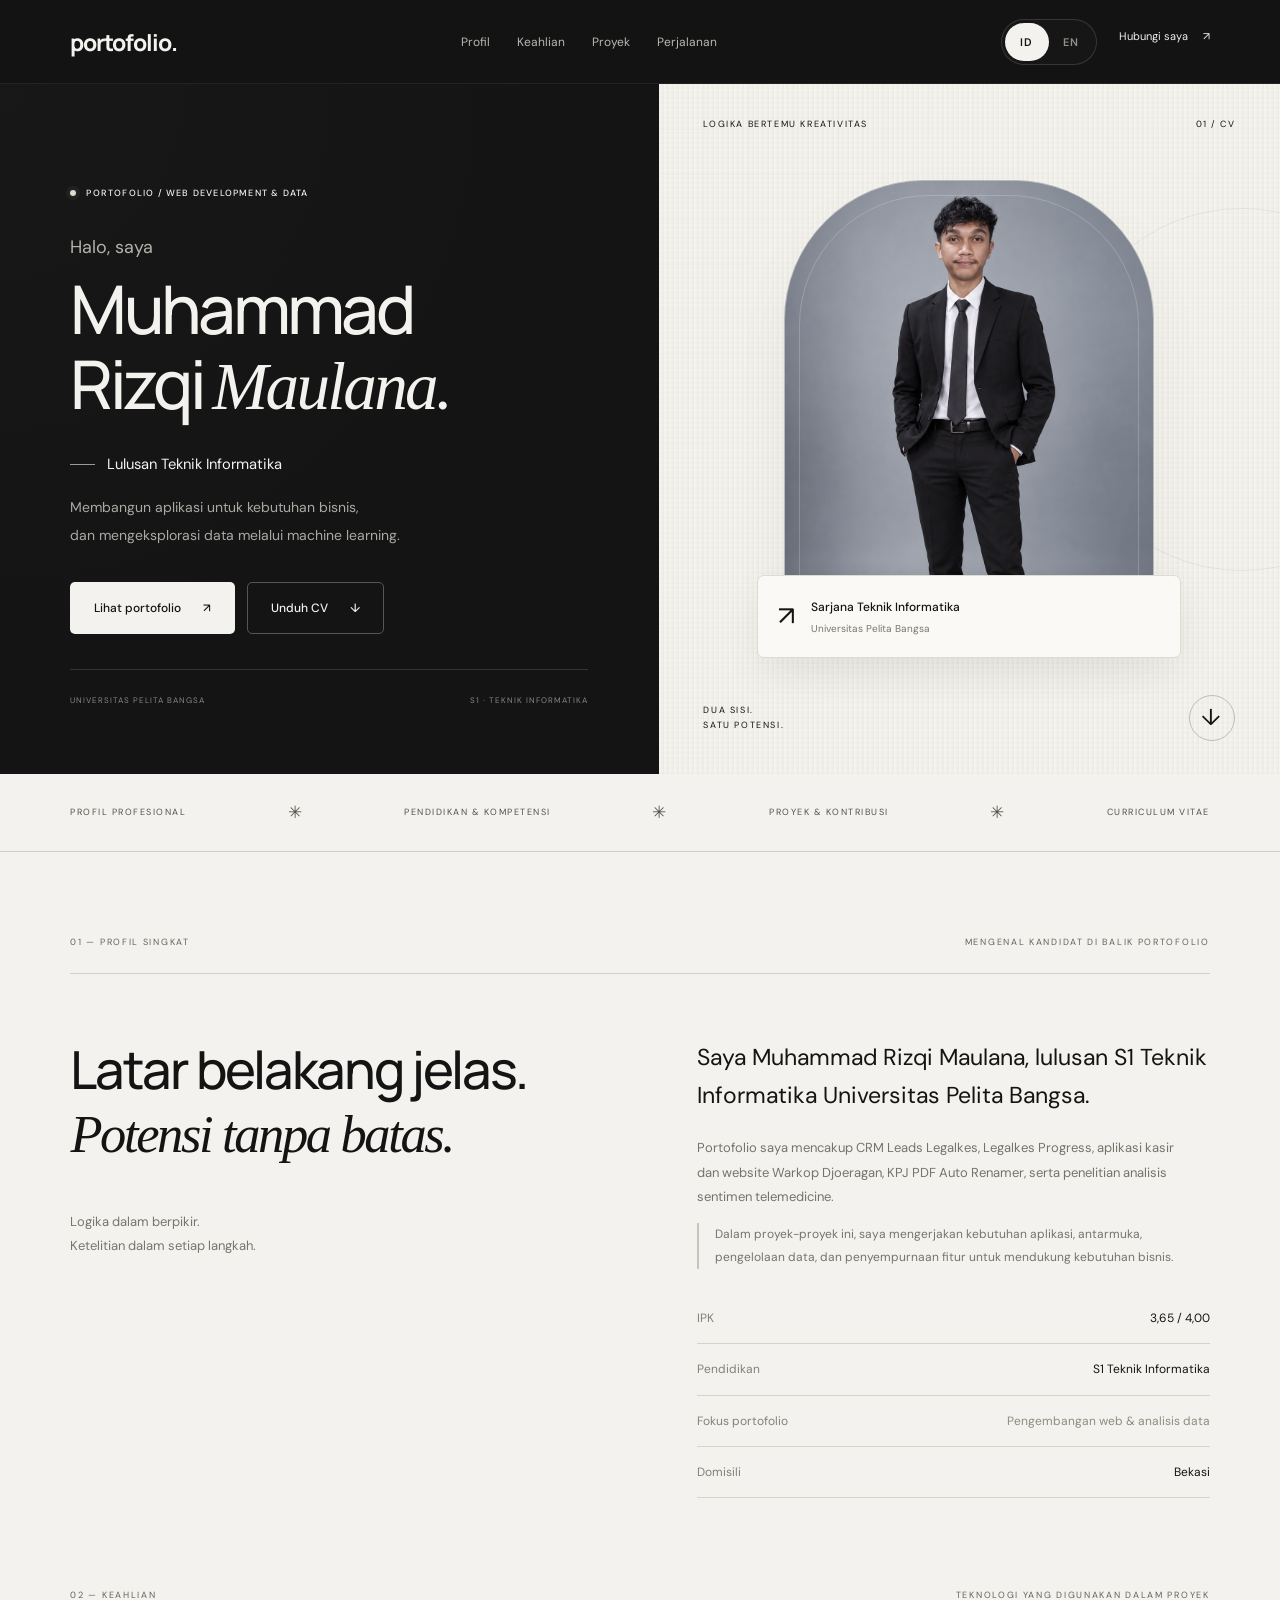
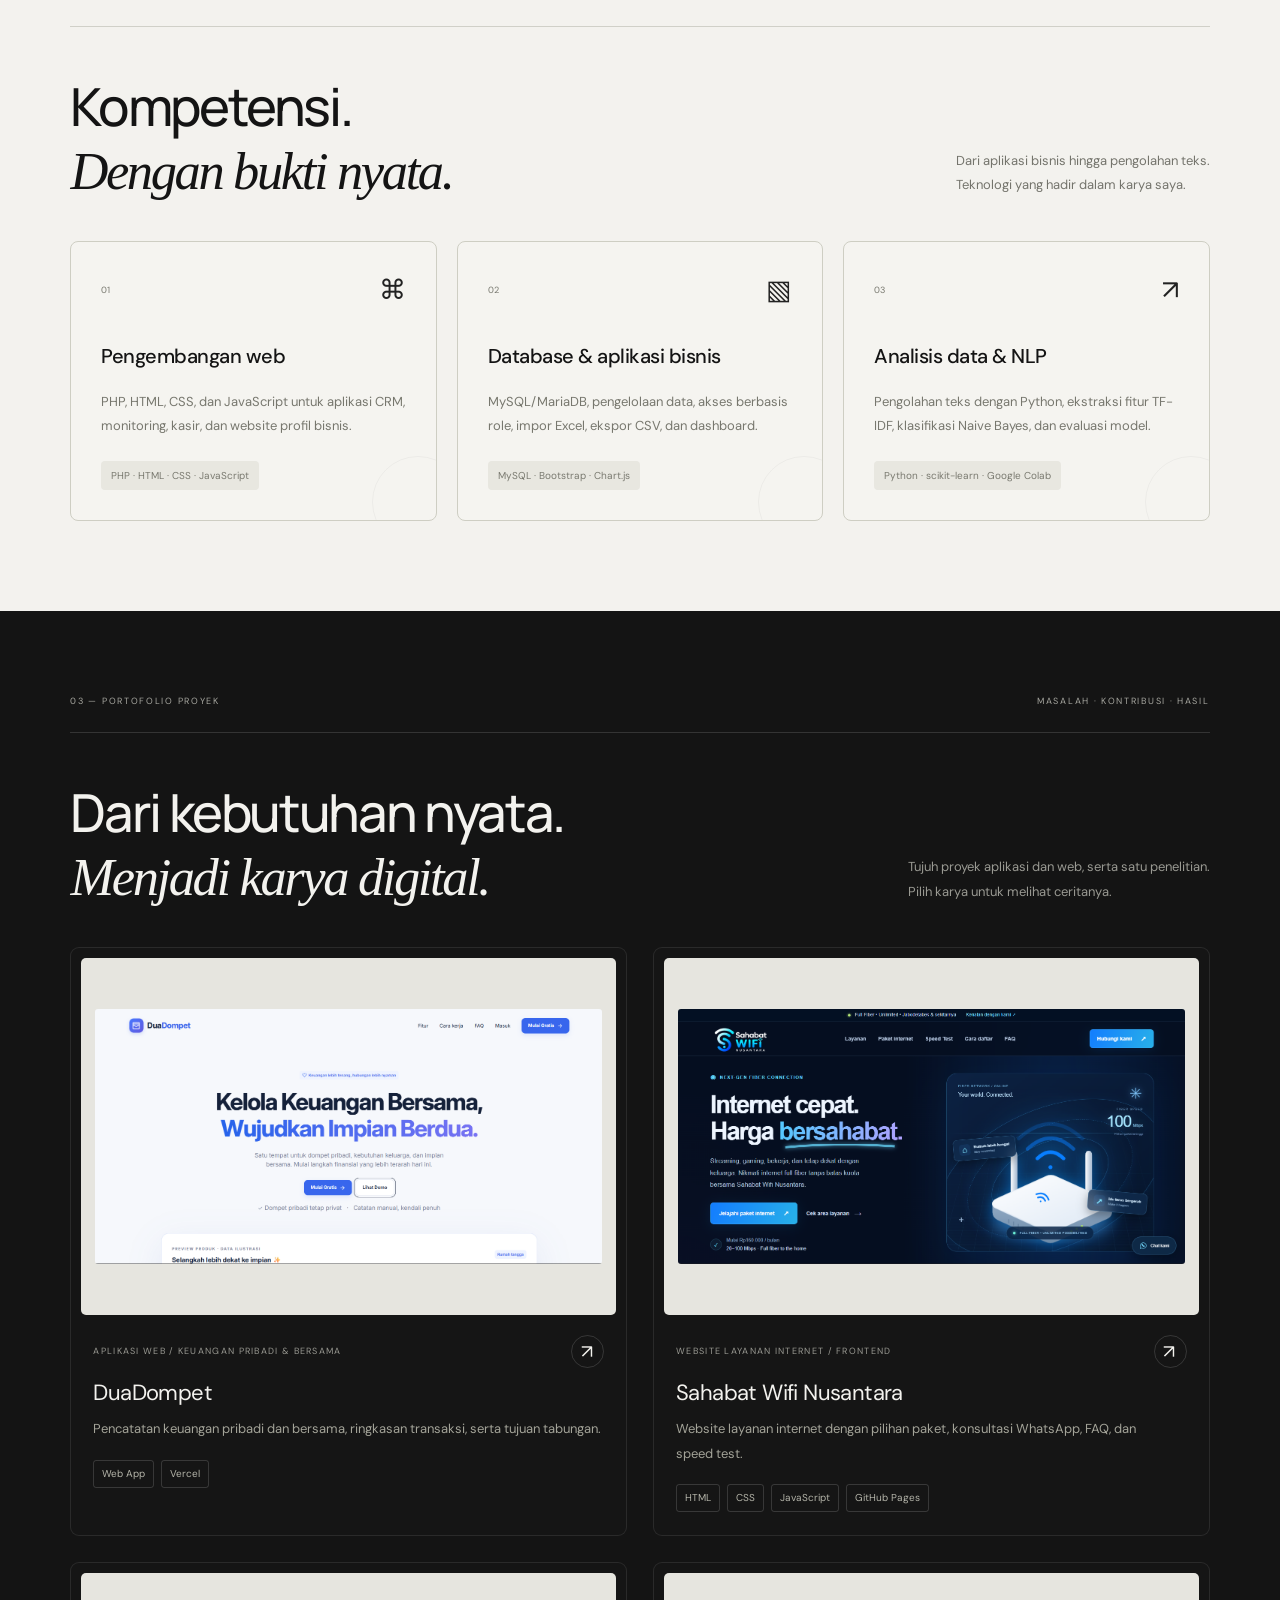
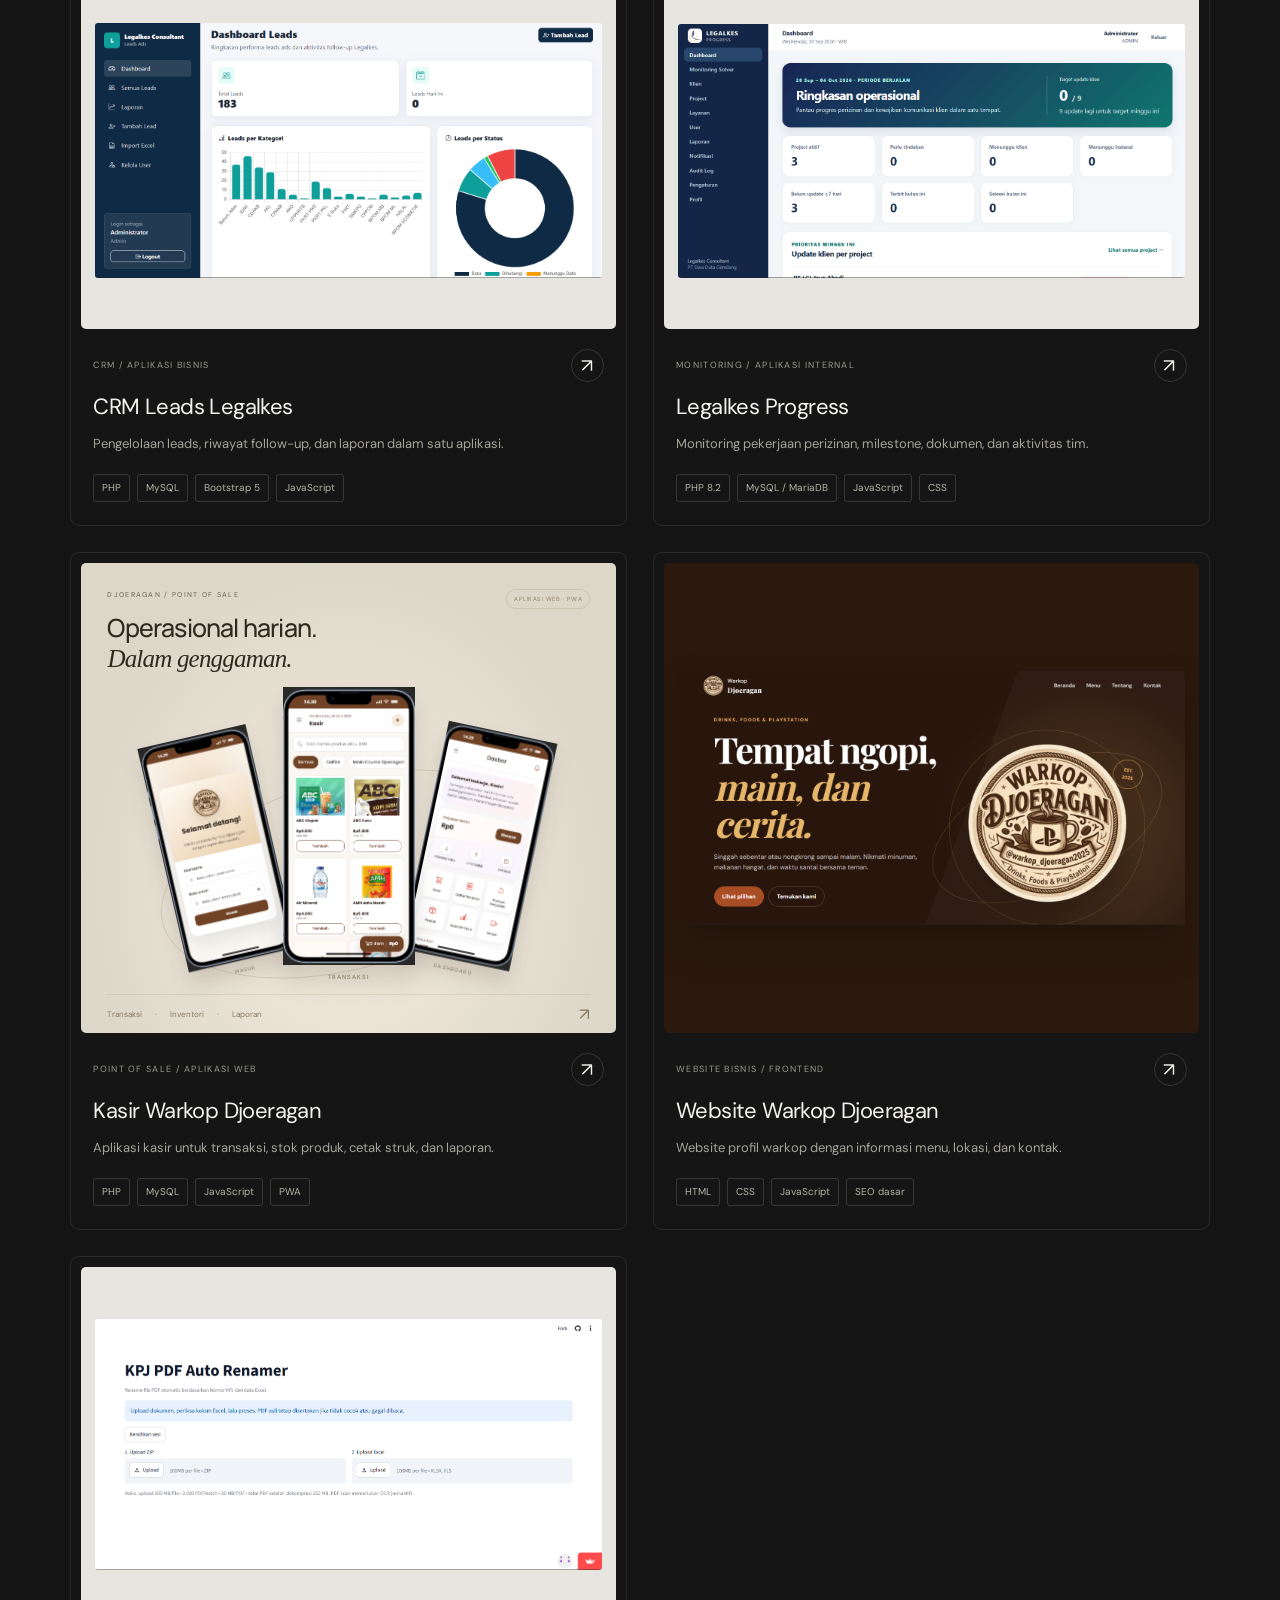
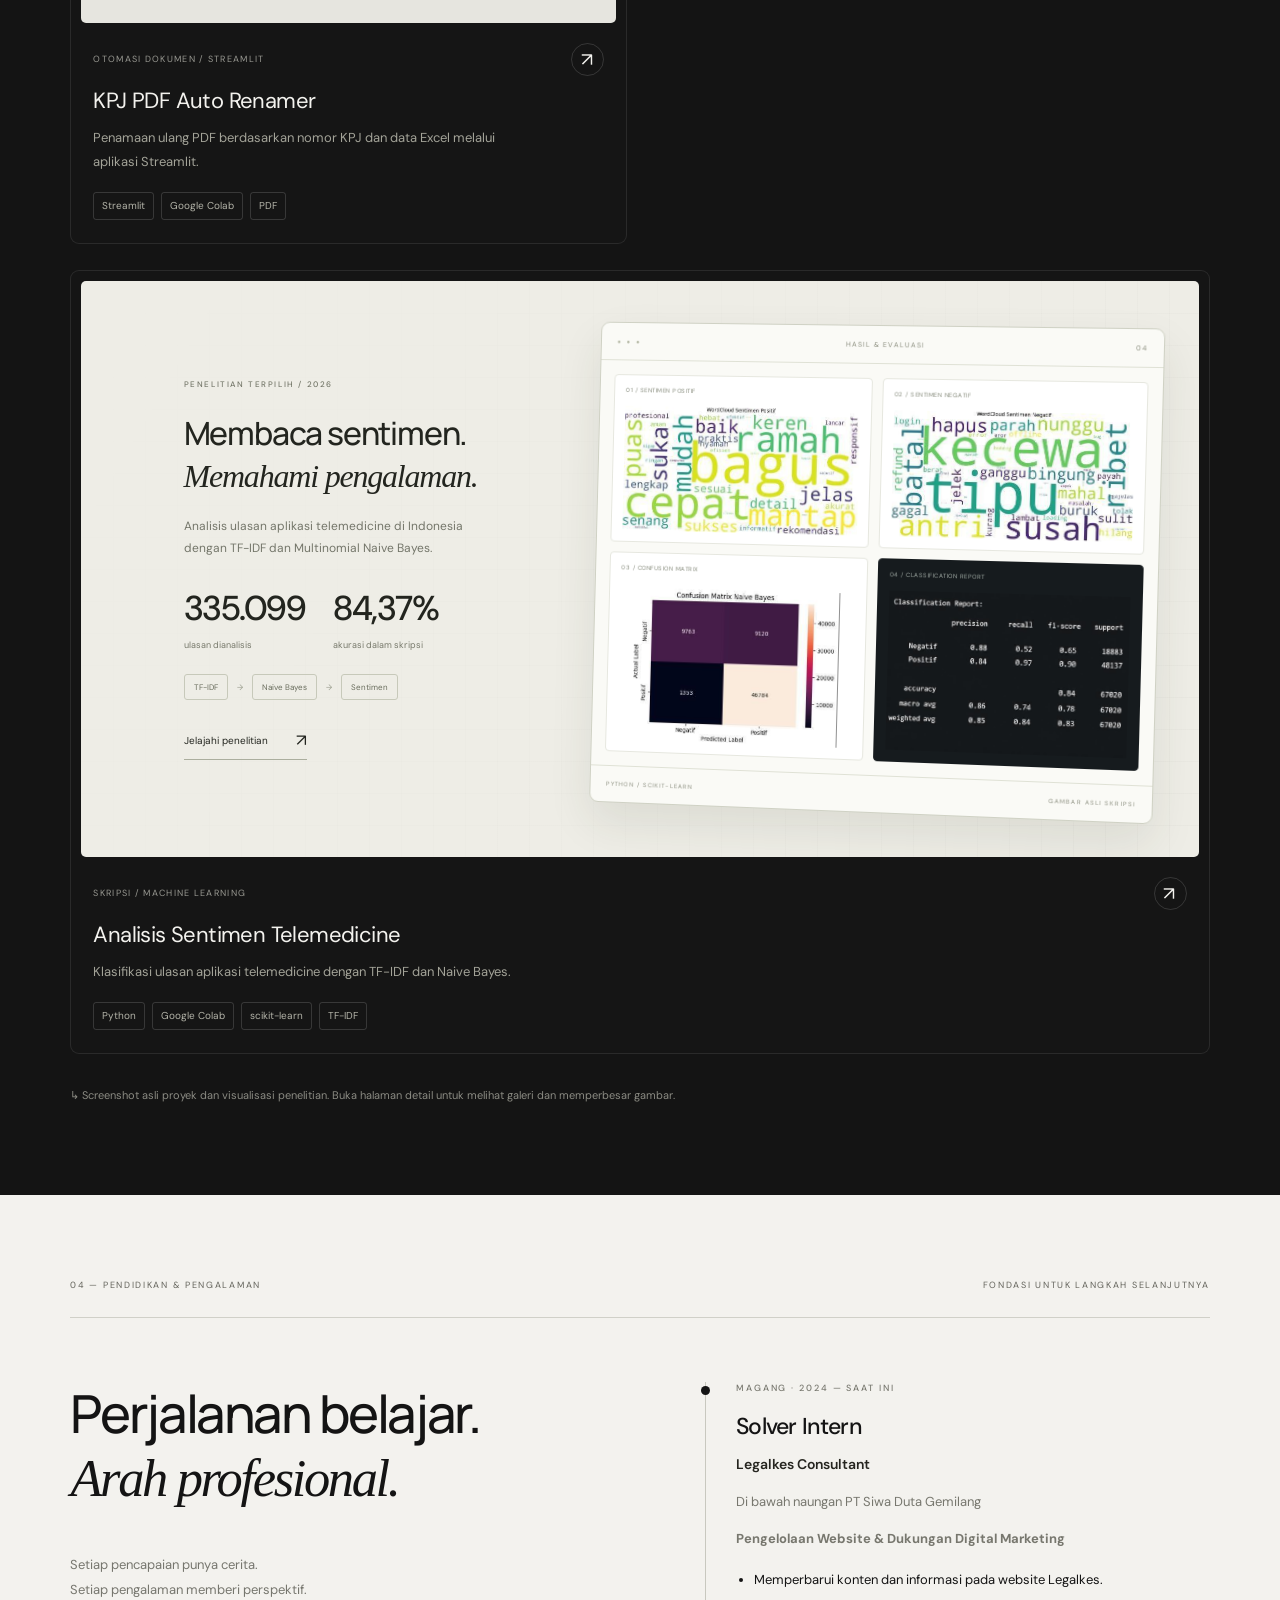
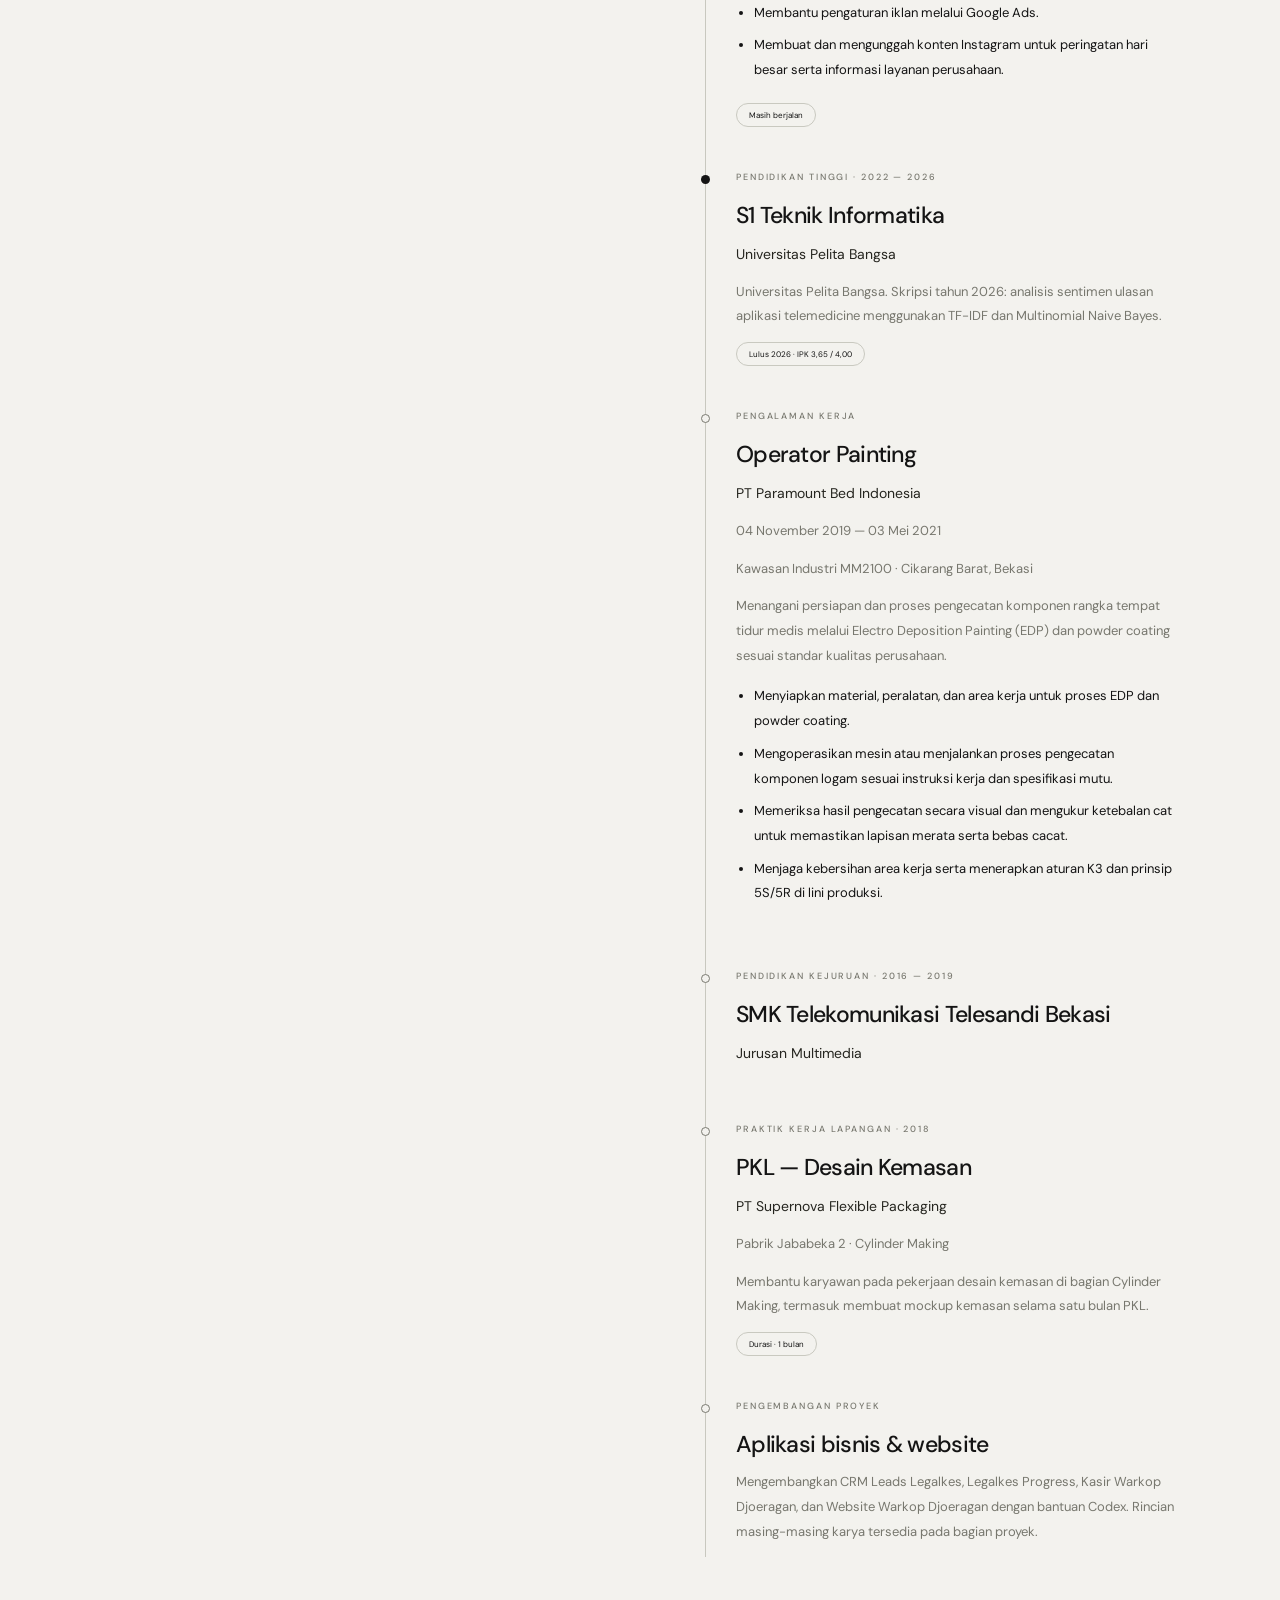
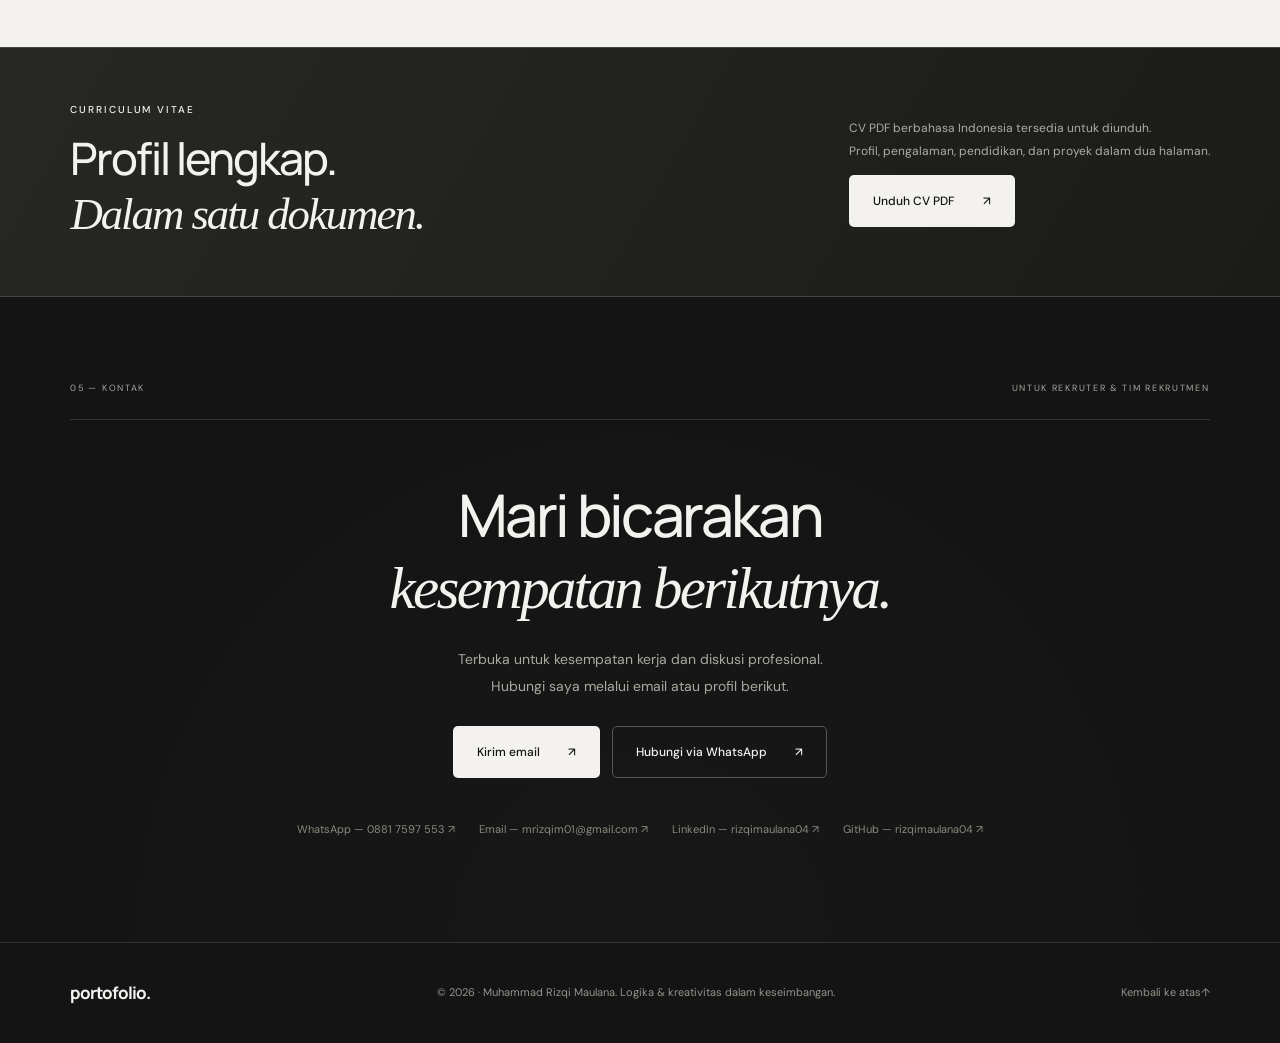
<file: index.html>
<!doctype html>
<html lang="id"><head><meta charset="utf-8"><meta name="viewport" content="width=device-width,initial-scale=1"><meta name="theme-color" content="#141414"><meta name="description" content="Portofolio profesional lulusan S1 Teknik Informatika Universitas Pelita Bangsa."><title>Muhammad Rizqi Maulana — Portofolio</title><link rel="icon" href="favicon.svg" type="image/svg+xml"><link rel="stylesheet" href="style.css"><script src="translations.js?v=14" defer></script><script src="script.js" defer></script><link rel="stylesheet" href="polish.css?v=2"><link rel="stylesheet" href="portfolio-content.css?v=6"><script src="motion.js?v=1" defer></script><link rel="stylesheet" href="gallery.css?v=1"><script src="gallery.js?v=1" defer></script><link rel="stylesheet" href="showcase.css?v=1"></head>
<body><div class="reading-progress" aria-hidden="true"></div><a class="skip" href="#utama"><span data-i18n="text0">Lewati ke konten</span></a>
<header class="header"><a href="#" class="brand"><span data-i18n="text1">portofolio.</span></a><nav id="main-navigation" aria-label="Navigasi utama" data-label="nav"><a href="#tentang"><span data-i18n="text2">Profil</span></a><a href="#keahlian"><span data-i18n="text3">Keahlian</span></a><a href="#karya"><span data-i18n="text4">Proyek</span></a><a href="#perjalanan"><span data-i18n="text5">Perjalanan</span></a></nav><div class="header-tools"><button class="menu-toggle" type="button" aria-label="Buka navigasi" aria-controls="main-navigation" aria-expanded="false" hidden><i aria-hidden="true"></i><i aria-hidden="true"></i></button><div class="language-switch" role="group" aria-label="Pilih bahasa" data-label="language"><button data-lang="id" aria-pressed="true" lang="id">ID</button><span aria-hidden="true">/</span><button data-lang="en" aria-pressed="false" lang="en">EN</button></div><a class="header-contact" href="#kontak"><span data-i18n="text6">Hubungi saya</span> ↗</a></div></header>
<main id="utama"><section class="hero cv-hero hero-real" aria-labelledby="hero-title"><div class="hero-copy"><p class="eyebrow"><span class="status-dot"></span><span data-i18n="text7">PORTOFOLIO / WEB DEVELOPMENT & DATA</span></p><p class="hero-greeting"><span data-i18n="text8">Halo, saya</span></p><h1 id="hero-title"><span data-i18n="text9">Muhammad<br>Rizqi <span class="serif">Maulana.</span></span></h1><div class="role-line"><span class="role-rule"></span><span data-i18n="text10">Lulusan Teknik Informatika</span></div><p class="intro"><span data-i18n="text11">Membangun aplikasi untuk kebutuhan bisnis,<br>dan mengeksplorasi data melalui machine learning.</span></p><div class="hero-actions"><a class="button light" href="#karya"><span data-i18n="text12">Lihat portofolio</span> ↗</a><a class="button outline" href="assets/CV_Muhammad_Rizqi_Maulana.pdf" download><span data-i18n="text13">Unduh CV</span> ↓</a></div><div class="hero-caption"><span>UNIVERSITAS PELITA BANGSA</span><span><span data-i18n="text14">S1 · TEKNIK INFORMATIKA</span></span></div></div><div class="hero-art cv-art"><div class="art-top"><span><span data-i18n="text15">LOGIKA BERTEMU KREATIVITAS</span></span><span aria-hidden="true">01 / CV</span></div><div class="portrait-composition"><div class="portrait-frame portrait-photo-frame"><img class="portrait-photo" src="assets/rizqi-portrait.png" alt="Muhammad Rizqi Maulana" width="1024" height="1536" fetchpriority="high" decoding="async"></div><div class="degree-float"><span>↗</span><div><strong><span data-i18n="text18">Sarjana Teknik Informatika</span></strong><small>Universitas Pelita Bangsa</small></div></div></div><div class="art-bottom"><span><span data-i18n="text19">DUA SISI.<br>SATU POTENSI.</span></span><a href="#tentang" aria-label="Lihat profil" data-label="profile">↓</a></div></div></section>
<div class="manifesto-strip"><span><span data-i18n="text20">PROFIL PROFESIONAL</span></span><i>✳</i><span><span data-i18n="text21">PENDIDIKAN & KOMPETENSI</span></span><i>✳</i><span><span data-i18n="text22">PROYEK & KONTRIBUSI</span></span><i>✳</i><span>CURRICULUM VITAE</span></div>
<section class="about section light-section" id="tentang"><div class="section-label"><span><span data-i18n="text23">01 — PROFIL SINGKAT</span></span><span><span data-i18n="text24">MENGENAL KANDIDAT DI BALIK PORTOFOLIO</span></span></div><div class="about-grid reveal"><div><h2><span data-i18n="text25">Latar belakang jelas.<br><em>Potensi tanpa batas.</em></span></h2><p class="editorial-note"><span data-i18n="text26">Logika dalam berpikir.<br>Ketelitian dalam setiap langkah.</span></p></div><div class="about-copy"><p class="large-copy"><span data-i18n="text27">Saya Muhammad Rizqi Maulana, lulusan S1 Teknik Informatika Universitas Pelita Bangsa.</span></p><p><span data-i18n="text28">Portofolio saya mencakup CRM Leads Legalkes, Legalkes Progress, aplikasi kasir dan website Warkop Djoeragan, KPJ PDF Auto Renamer, serta penelitian analisis sentimen telemedicine.</span></p><p class="placeholder-copy"><span data-i18n="text29">Dalam proyek-proyek ini, saya mengerjakan kebutuhan aplikasi, antarmuka, pengelolaan data, dan penyempurnaan fitur untuk mendukung kebutuhan bisnis.</span></p><dl class="profile-facts"><div><dt><span data-i18n="gpaLabel">IPK</span></dt><dd><span data-i18n="gpaValue">3,65 / 4,00</span></dd></div><div><dt><span data-i18n="text30">Pendidikan</span></dt><dd><span data-i18n="text31">S1 Teknik Informatika</span></dd></div><div><dt><span data-i18n="text32">Fokus portofolio</span></dt><dd class="pending"><span data-i18n="text33">Pengembangan web & analisis data</span></dd></div><div><dt><span data-i18n="text34">Domisili</span></dt><dd><span data-i18n="text35">Bekasi</span></dd></div></dl></div></div></section>
<section class="skills section light-section" id="keahlian"><div class="section-label"><span><span data-i18n="text36">02 — KEAHLIAN</span></span><span><span data-i18n="text37">TEKNOLOGI YANG DIGUNAKAN DALAM PROYEK</span></span></div><div class="section-heading reveal"><h2><span data-i18n="text38">Kompetensi.<br><em>Dengan bukti nyata.</em></span></h2><p><span data-i18n="text39">Dari aplikasi bisnis hingga pengolahan teks.<br>Teknologi yang hadir dalam karya saya.</span></p></div><div class="skill-grid reveal"><article class="skill-card"><div class="skill-top"><span>01</span><b>⌘</b></div><h3><span data-i18n="text40">Pengembangan web</span></h3><p><span data-i18n="text41">PHP, HTML, CSS, dan JavaScript untuk aplikasi CRM, monitoring, kasir, dan website profil bisnis.</span></p><span class="pending-tag"><span data-i18n="text42">PHP · HTML · CSS · JavaScript</span></span></article><article class="skill-card"><div class="skill-top"><span>02</span><b>▧</b></div><h3><span data-i18n="text43">Database & aplikasi bisnis</span></h3><p><span data-i18n="text44">MySQL/MariaDB, pengelolaan data, akses berbasis role, impor Excel, ekspor CSV, dan dashboard.</span></p><span class="pending-tag"><span data-i18n="text45">MySQL · Bootstrap · Chart.js</span></span></article><article class="skill-card"><div class="skill-top"><span>03</span><b>↗</b></div><h3><span data-i18n="text46">Analisis data & NLP</span></h3><p><span data-i18n="text47">Pengolahan teks dengan Python, ekstraksi fitur TF-IDF, klasifikasi Naive Bayes, dan evaluasi model.</span></p><span class="pending-tag"><span data-i18n="text48">Python · scikit-learn · Google Colab</span></span></article></div></section>
<section class="work section" id="karya"><div class="section-label"><span><span data-i18n="text49">03 — PORTOFOLIO PROYEK</span></span><span><span data-i18n="text50">MASALAH · KONTRIBUSI · HASIL</span></span></div><div class="section-heading reveal"><h2><span data-i18n="text51">Dari kebutuhan nyata.<br><em>Menjadi karya digital.</em></span></h2><p><span data-i18n="text52">Tujuh proyek aplikasi dan web, serta satu penelitian.<br>Pilih karya untuk melihat ceritanya.</span></p></div><div class="project-grid real-project-grid"><a class="project reveal" href="duadompet.html"><div class="project-visual actual-cover"><img src="assets/projects/duadompet-0.png" width="1348" height="679" alt="Halaman pengenalan produk" data-alt-id="Halaman pengenalan produk" data-alt-en="Product landing page" loading="lazy" decoding="async"></div><div class="project-meta"><span data-i18n="ddCategory">APLIKASI WEB / KEUANGAN PRIBADI & BERSAMA</span><span>↗</span></div><h3><span data-i18n="ddTitle">DuaDompet</span></h3><p><span data-i18n="ddShort">Pencatatan keuangan pribadi dan bersama, ringkasan transaksi, serta tujuan tabungan.</span></p><div class="project-tech"><span>Web App</span><span>Vercel</span></div></a><a class="project reveal" href="sahabat-wifi-nusantara.html"><div class="project-visual actual-cover"><img src="assets/projects/sahabat-wifi-home.png" width="1349" height="679" alt="Beranda Sahabat Wifi Nusantara" data-alt-id="Beranda Sahabat Wifi Nusantara" data-alt-en="Sahabat Wifi Nusantara homepage" loading="lazy" decoding="async"></div><div class="project-meta"><span data-i18n="swCategory">WEBSITE LAYANAN INTERNET / FRONTEND</span><span>↗</span></div><h3><span data-i18n="swTitle">Sahabat Wifi Nusantara</span></h3><p><span data-i18n="swShort">Website layanan internet dengan pilihan paket, konsultasi WhatsApp, FAQ, dan speed test.</span></p><div class="project-tech"><span>HTML</span><span>CSS</span><span>JavaScript</span><span>GitHub Pages</span></div></a><a class="project reveal" href="crm-leads-legalkes.html"><div class="project-visual actual-cover"><img src="assets/projects/crm-dashboard.png" width="1347" height="678" alt="Dashboard CRM Leads Legalkes" data-alt-id="Dashboard CRM Leads Legalkes" data-alt-en="CRM Leads Legalkes dashboard" loading="lazy" decoding="async"></div><div class="project-meta"><span><span data-i18n="work4">CRM / APLIKASI BISNIS</span></span><span>↗</span></div><h3><span data-i18n="work5">CRM Leads Legalkes</span></h3><p><span data-i18n="work6">Pengelolaan leads, riwayat follow-up, dan laporan dalam satu aplikasi.</span></p><div class="project-tech"><span>PHP</span><span>MySQL</span><span>Bootstrap 5</span><span>JavaScript</span></div></a><a class="project reveal" href="legalkes-progress.html"><div class="project-visual actual-cover"><img src="assets/projects/progress-dashboard.png" width="1347" height="676" alt="Dashboard Legalkes Progress" data-alt-id="Dashboard Legalkes Progress" data-alt-en="Legalkes Progress dashboard" loading="lazy" decoding="async"></div><div class="project-meta"><span><span data-i18n="work11">MONITORING / APLIKASI INTERNAL</span></span><span>↗</span></div><h3><span data-i18n="work12">Legalkes Progress</span></h3><p><span data-i18n="work13">Monitoring pekerjaan perizinan, milestone, dokumen, dan aktivitas tim.</span></p><div class="project-tech"><span>PHP 8.2</span><span>MySQL / MariaDB</span><span>JavaScript</span><span>CSS</span></div></a><a class="project reveal" href="kasir-warkop-djoeragan.html"><div class="project-visual pos-showcase"><div class="pos-cover-heading"><span class="showcase-kicker">DJOERAGAN / POINT OF SALE</span><h4><span data-i18n="cover13">Operasional harian.<br><em>Dalam genggaman.</em></span></h4><span class="pos-pwa"><span data-i18n="cover14">APLIKASI WEB · PWA</span></span></div><div class="phone-stage"><div class="phone-orbit-decoration" aria-hidden="true"></div><div class="phone-shot phone-left"><img class="" src="assets/projects/pos-login.png" width="281" height="582" alt="Halaman login kasir" data-alt-id="Halaman login kasir" data-alt-en="Cashier login screen" loading="lazy" decoding="async"><span><span data-i18n="cover15">MASUK</span></span></div><div class="phone-shot phone-right"><img class="" src="assets/projects/pos-dashboard.png" width="277" height="582" alt="Dashboard kasir" data-alt-id="Dashboard kasir" data-alt-en="Cashier dashboard" loading="lazy" decoding="async"><span>DASHBOARD</span></div><div class="phone-shot phone-main"><img class="" src="assets/projects/pos-products.png" width="277" height="582" alt="Katalog produk dan keranjang" data-alt-id="Katalog produk dan keranjang" data-alt-en="Product catalog and cart" loading="lazy" decoding="async"><span><span data-i18n="cover16">TRANSAKSI</span></span></div></div><div class="pos-feature-strip"><span><span data-i18n="cover17">Transaksi</span></span><i>·</i><span><span data-i18n="cover18">Inventori</span></span><i>·</i><span><span data-i18n="cover19">Laporan</span></span><b aria-hidden="true">↗</b></div></div><div class="project-meta"><span><span data-i18n="work18">POINT OF SALE / APLIKASI WEB</span></span><span>↗</span></div><h3><span data-i18n="work19">Kasir Warkop Djoeragan</span></h3><p><span data-i18n="work20">Aplikasi kasir untuk transaksi, stok produk, cetak struk, dan laporan.</span></p><div class="project-tech"><span>PHP</span><span>MySQL</span><span>JavaScript</span><span>PWA</span></div></a><a class="project reveal" href="website-warkop-djoeragan.html"><div class="project-visual actual-cover"><img src="assets/projects/warkop-website.png" width="1346" height="676" alt="Beranda Website Warkop Djoeragan" data-alt-id="Beranda Website Warkop Djoeragan" data-alt-en="Warkop Djoeragan website homepage" loading="lazy" decoding="async"></div><div class="project-meta"><span><span data-i18n="work25">WEBSITE BISNIS / FRONTEND</span></span><span>↗</span></div><h3><span data-i18n="work26">Website Warkop Djoeragan</span></h3><p><span data-i18n="work27">Website profil warkop dengan informasi menu, lokasi, dan kontak.</span></p><div class="project-tech"><span>HTML</span><span>CSS</span><span>JavaScript</span><span><span data-i18n="work28">SEO dasar</span></span></div></a><a class="project reveal" href="kpj-pdf-auto-renamer.html"><div class="project-visual actual-cover"><img src="assets/projects/kpj-app.png" width="1365" height="675" alt="Unggah ZIP dan Excel pada KPJ PDF Auto Renamer" data-alt-id="Unggah ZIP dan Excel pada KPJ PDF Auto Renamer" data-alt-en="ZIP and Excel upload in KPJ PDF Auto Renamer" loading="lazy" decoding="async"></div><div class="project-meta"><span data-i18n="kpjCategory">OTOMASI DOKUMEN / STREAMLIT</span><span>↗</span></div><h3><span data-i18n="kpjTitle">KPJ PDF Auto Renamer</span></h3><p><span data-i18n="kpjShort">Penamaan ulang PDF berdasarkan nomor KPJ dan data Excel melalui aplikasi Streamlit.</span></p><div class="project-tech"><span>Streamlit</span><span>Google Colab</span><span>PDF</span></div></a><a class="project reveal research-project" href="academic.html"><div class="project-visual thesis-showcase"><div class="thesis-summary"><span class="showcase-kicker"><span data-i18n="cover0">PENELITIAN TERPILIH / 2026</span></span><h4><span data-i18n="cover1">Membaca sentimen.<br><em>Memahami pengalaman.</em></span></h4><p><span data-i18n="cover2">Analisis ulasan aplikasi telemedicine di Indonesia dengan TF-IDF dan Multinomial Naive Bayes.</span></p><div class="thesis-stats"><div><strong><span data-i18n="cover3">335.099</span></strong><small><span data-i18n="cover4">ulasan dianalisis</span></small></div><div><strong><span data-i18n="cover5">84,37%</span></strong><small><span data-i18n="cover6">akurasi dalam skripsi</span></small></div></div><div class="thesis-method"><span>TF-IDF</span><i>→</i><span>Naive Bayes</span><i>→</i><span><span data-i18n="cover7">Sentimen</span></span></div><span class="showcase-action"><span data-i18n="cover8">Jelajahi penelitian</span> <b>↗</b></span></div><div class="research-board"><div class="board-top"><span class="board-dots" aria-hidden="true">● ● ●</span><span><span data-i18n="cover9">HASIL & EVALUASI</span></span><span>04</span></div><div class="research-panels"><div class="research-panel cloud-panel"><span class="panel-label">01 / <span data-i18n="cover10">SENTIMEN POSITIF</span></span><img class="" src="assets/projects/wordcloud-positive.jpg" width="459" height="243" alt="Wordcloud positif" data-alt-id="Wordcloud positif" data-alt-en="Positive word cloud" loading="lazy" decoding="async"></div><div class="research-panel cloud-panel"><span class="panel-label">02 / <span data-i18n="cover11">SENTIMEN NEGATIF</span></span><img class="" src="assets/projects/wordcloud-negative.jpg" width="458" height="243" alt="Wordcloud negatif" data-alt-id="Wordcloud negatif" data-alt-en="Negative word cloud" loading="lazy" decoding="async"></div><div class="research-panel matrix-panel"><span class="panel-label">03 / CONFUSION MATRIX</span><img class="" src="assets/projects/confusion-matrix.jpg" width="413" height="306" alt="Confusion matrix Naive Bayes" data-alt-id="Confusion matrix Naive Bayes" data-alt-en="Naive Bayes confusion matrix" loading="lazy" decoding="async"></div><div class="research-panel report-panel"><span class="panel-label">04 / CLASSIFICATION REPORT</span><img class="" src="assets/projects/classification-report.jpg" width="607" height="405" alt="Classification report" data-alt-id="Classification report" data-alt-en="Classification report" loading="lazy" decoding="async"></div></div><div class="board-bottom"><span>PYTHON / SCIKIT-LEARN</span><span><span data-i18n="cover12">GAMBAR ASLI SKRIPSI</span></span></div></div></div><div class="project-meta"><span><span data-i18n="work33">SKRIPSI / MACHINE LEARNING</span></span><span>↗</span></div><h3><span data-i18n="work34">Analisis Sentimen Telemedicine</span></h3><p><span data-i18n="work35">Klasifikasi ulasan aplikasi telemedicine dengan TF-IDF dan Naive Bayes.</span></p><div class="project-tech"><span>Python</span><span>Google Colab</span><span>scikit-learn</span><span>TF-IDF</span></div></a></div><p class="work-note"><span data-i18n="text68">↳ Screenshot asli proyek dan visualisasi penelitian. Buka halaman detail untuk melihat galeri dan memperbesar gambar.</span></p></section>
<section class="journey section light-section" id="perjalanan"><div class="section-label"><span><span data-i18n="text69">04 — PENDIDIKAN & PENGALAMAN</span></span><span><span data-i18n="text70">FONDASI UNTUK LANGKAH SELANJUTNYA</span></span></div><div class="journey-grid reveal"><div><h2><span data-i18n="text71">Perjalanan belajar.<br><em>Arah profesional.</em></span></h2><p class="editorial-note"><span data-i18n="text72">Setiap pencapaian punya cerita.<br>Setiap pengalaman memberi perspektif.</span></p></div><div class="timeline"><article class="current-experience"><span class="timeline-dot"></span><p class="eyebrow"><span data-i18n="legalkesWorkLabel">MAGANG · 2024 — SAAT INI</span></p><h3><span data-i18n="legalkesWorkRole">Solver Intern</span></h3><p class="university">Legalkes Consultant</p><p><span data-i18n="legalkesWorkCompany">Di bawah naungan PT Siwa Duta Gemilang</span></p><p><strong><span data-i18n="legalkesWorkScope">Pengelolaan Website & Dukungan Digital Marketing</span></strong></p><ul class="experience-duties"><li><span data-i18n="legalkesWorkWeb">Memperbarui konten dan informasi pada website Legalkes.</span></li><li><span data-i18n="legalkesWorkAds">Membantu pengaturan iklan melalui Google Ads.</span></li><li><span data-i18n="legalkesWorkSocial">Membuat dan mengunggah konten Instagram untuk peringatan hari besar serta informasi layanan perusahaan.</span></li></ul><span class="pill"><span data-i18n="legalkesWorkActive">Masih berjalan</span></span></article><article><span class="timeline-dot"></span><p class="eyebrow"><span data-i18n="text73">PENDIDIKAN TINGGI · 2022 — 2026</span></p><h3><span data-i18n="text74">S1 Teknik Informatika</span></h3><p class="university">Universitas Pelita Bangsa</p><p><span data-i18n="text75">Universitas Pelita Bangsa. Skripsi tahun 2026: analisis sentimen ulasan aplikasi telemedicine menggunakan TF-IDF dan Multinomial Naive Bayes.</span></p><span class="pill"><span data-i18n="text76">Lulus 2026 · IPK 3,65 / 4,00</span></span></article><article><span class="timeline-dot hollow"></span><p class="eyebrow"><span data-i18n="experienceLabel">PENGALAMAN KERJA</span></p><h3><span data-i18n="paintingRole">Operator Painting</span></h3><p class="university">PT Paramount Bed Indonesia</p><p class="experience-date"><span data-i18n="paintingDate">04 November 2019 — 03 Mei 2021</span></p><p><span data-i18n="paintingLocation">Kawasan Industri MM2100 · Cikarang Barat, Bekasi</span></p><p><span data-i18n="paintingDescription">Menangani persiapan dan proses pengecatan komponen rangka tempat tidur medis melalui Electro Deposition Painting (EDP) dan powder coating sesuai standar kualitas perusahaan.</span></p><ul class="experience-duties"><li><span data-i18n="paintingPreparation">Menyiapkan material, peralatan, dan area kerja untuk proses EDP dan powder coating.</span></li><li><span data-i18n="paintingProcess">Mengoperasikan mesin atau menjalankan proses pengecatan komponen logam sesuai instruksi kerja dan spesifikasi mutu.</span></li><li><span data-i18n="paintingQuality">Memeriksa hasil pengecatan secara visual dan mengukur ketebalan cat untuk memastikan lapisan merata serta bebas cacat.</span></li><li><span data-i18n="paintingSafety">Menjaga kebersihan area kerja serta menerapkan aturan K3 dan prinsip 5S/5R di lini produksi.</span></li></ul></article><article><span class="timeline-dot hollow"></span><p class="eyebrow"><span data-i18n="schoolLabel">PENDIDIKAN KEJURUAN · 2016 — 2019</span></p><h3>SMK Telekomunikasi Telesandi Bekasi</h3><p class="university"><span data-i18n="schoolMajor">Jurusan Multimedia</span></p></article><article><span class="timeline-dot hollow"></span><p class="eyebrow"><span data-i18n="internLabel">PRAKTIK KERJA LAPANGAN · 2018</span></p><h3><span data-i18n="internRole">PKL — Desain Kemasan</span></h3><p class="university">PT Supernova Flexible Packaging</p><p><span data-i18n="internLocation">Pabrik Jababeka 2 · Cylinder Making</span></p><p><span data-i18n="internDescription">Membantu karyawan pada pekerjaan desain kemasan di bagian Cylinder Making, termasuk membuat mockup kemasan selama satu bulan PKL.</span></p><span class="pill"><span data-i18n="internDuration">Durasi · 1 bulan</span></span></article><article><span class="timeline-dot hollow"></span><p class="eyebrow"><span data-i18n="text77">PENGEMBANGAN PROYEK</span></p><h3><span data-i18n="text78">Aplikasi bisnis & website</span></h3><p><span data-i18n="text79">Mengembangkan CRM Leads Legalkes, Legalkes Progress, Kasir Warkop Djoeragan, dan Website Warkop Djoeragan dengan bantuan Codex. Rincian masing-masing karya tersedia pada bagian proyek.</span></p></article></div></div></section>
<section class="resume-strip section"><div><p class="eyebrow">CURRICULUM VITAE</p><h2><span data-i18n="text80">Profil lengkap.<br><em>Dalam satu dokumen.</em></span></h2></div><div><p><span data-i18n="text81">CV PDF berbahasa Indonesia tersedia untuk diunduh.<br>Profil, pengalaman, pendidikan, dan proyek dalam dua halaman.</span></p><a class="button light" href="assets/CV_Muhammad_Rizqi_Maulana.pdf" download><span data-i18n="text82">Unduh CV PDF</span> ↗</a></div></section>
<section class="contact section" id="kontak"><div class="section-label"><span><span data-i18n="text83">05 — KONTAK</span></span><span><span data-i18n="text84">UNTUK REKRUTER & TIM REKRUTMEN</span></span></div><div class="contact-center reveal"><h2><span data-i18n="text85">Mari bicarakan<br><em>kesempatan berikutnya.</em></span></h2><p><span data-i18n="text86">Terbuka untuk kesempatan kerja dan diskusi profesional.<br>Hubungi saya melalui email atau profil berikut.</span></p><div class="contact-actions"><a class="button light" href="mailto:mrizqim01@gmail.com"><span data-i18n="text87">Kirim email</span> ↗</a><a class="button outline" href="https://wa.me/628817597553" target="_blank" rel="noopener noreferrer"><span data-i18n="whatsappContact">Hubungi via WhatsApp</span> ↗</a></div><div class="contact-channels"><a href="https://wa.me/628817597553" target="_blank" rel="noopener noreferrer">WhatsApp — 0881 7597 553 ↗</a><a href="mailto:mrizqim01@gmail.com">Email — <span data-i18n="text88">mrizqim01@gmail.com</span> ↗</a><a href="https://www.linkedin.com/in/rizqimaulana04" target="_blank" rel="noopener noreferrer">LinkedIn — <span data-i18n="text89">rizqimaulana04</span> ↗</a><a href="https://github.com/rizqimaulana04" target="_blank" rel="noopener noreferrer">GitHub — <span data-i18n="text90">rizqimaulana04</span> ↗</a></div></div></section></main>
<footer><a class="brand" href="#"><span data-i18n="text91">portofolio.</span></a><span>© <span id="year">2026</span> · <span data-i18n="text92">Muhammad Rizqi Maulana. Logika & kreativitas dalam keseimbangan.</span></span><a href="#"><span data-i18n="text93">Kembali ke atas</span> ↑</a></footer>
<dialog id="detail-dialog" aria-labelledby="dialog-title"><button class="dialog-close" aria-label="Tutup dialog" data-label="close">×</button><p class="eyebrow" id="dialog-label"></p><h2 id="dialog-title"></h2><p id="dialog-description"></p><div id="dialog-tags"></div><p class="dialog-note" id="dialog-note"></p><button class="button dark dialog-dismiss"><span data-i18n="text94">Kembali ke portofolio</span> ↗</button></dialog><div class="sr-only" id="language-announcement" role="status" aria-live="polite"></div><a class="back-top" href="#" aria-label="Kembali ke atas" tabindex="-1">↑</a></body></html>
</file>
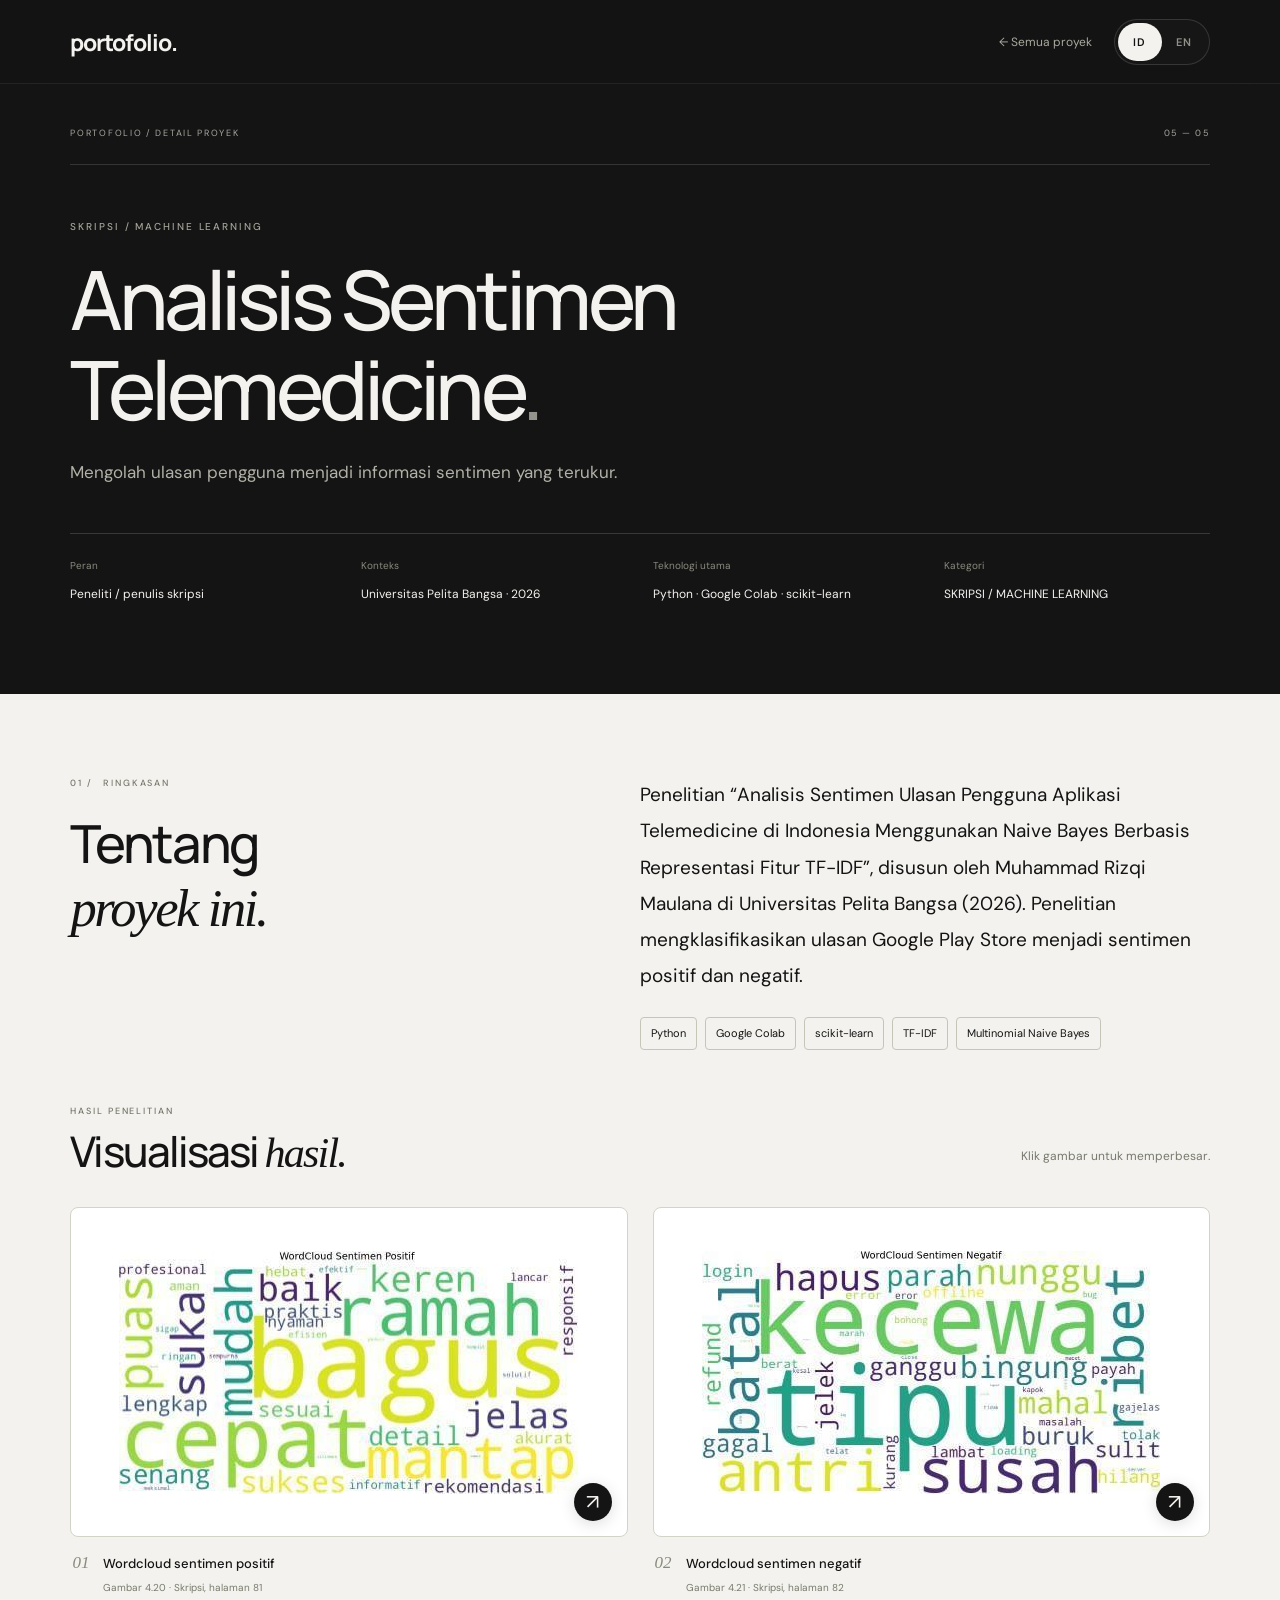
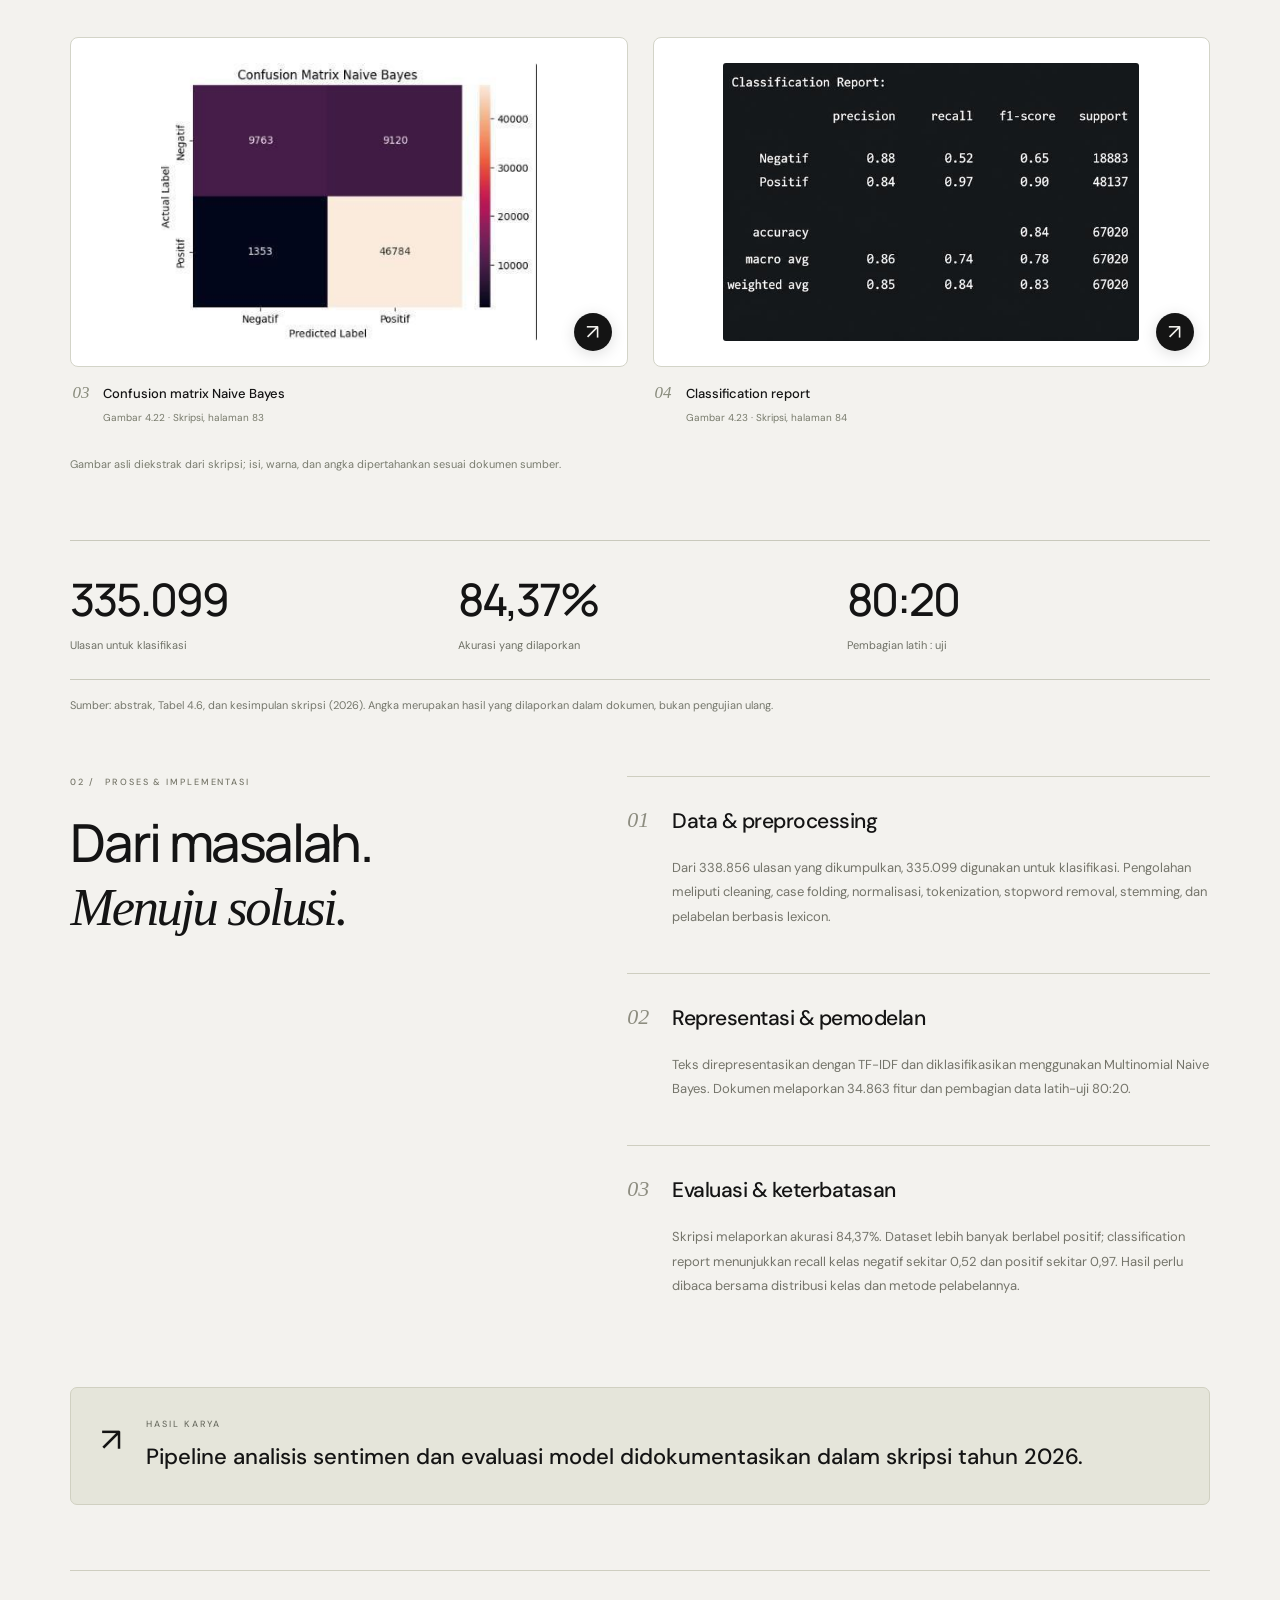
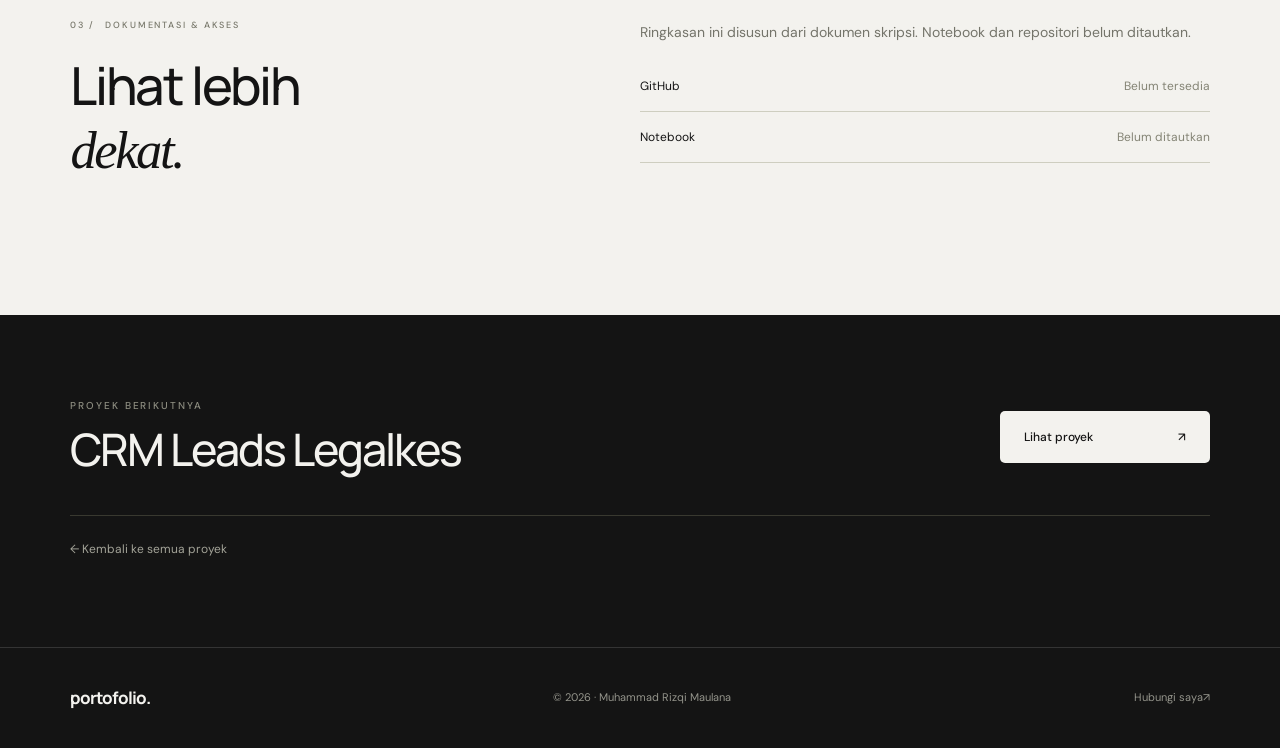
<file: academic.html>
<!doctype html><html lang="id"><head><meta charset="utf-8"><meta name="viewport" content="width=device-width,initial-scale=1"><meta name="theme-color" content="#141414"><title data-i18n="title4">Analisis Sentimen Telemedicine — Muhammad Rizqi Maulana</title><link rel="icon" href="favicon.svg" type="image/svg+xml"><link rel="stylesheet" href="style.css"><link rel="stylesheet" href="project.css"><link rel="stylesheet" href="polish.css?v=2"><link rel="stylesheet" href="portfolio-content.css?v=1"><script src="project-translations.js" defer></script><script src="project.js" defer></script><script src="motion.js?v=1" defer></script><link rel="stylesheet" href="gallery.css?v=1"><script src="gallery.js?v=1" defer></script></head><body><div class="reading-progress" aria-hidden="true"></div><a class="skip" href="#utama"><span data-i18n="work212">Lewati ke konten</span></a><header class="header"><a class="brand" href="index.html"><span data-i18n="work213">portofolio.</span></a><div class="header-tools"><a class="project-back" href="index.html#karya">← <span data-i18n="work214">Semua proyek</span></a><div class="language-switch" role="group" data-language-label aria-label="Pilih bahasa"><button data-lang="id" aria-pressed="true" lang="id">ID</button><span aria-hidden="true">/</span><button data-lang="en" aria-pressed="false" lang="en">EN</button></div></div></header>
<main id="utama"><section class="case-hero section"><div class="section-label"><span><span data-i18n="work215">PORTOFOLIO / DETAIL PROYEK</span></span><span>05 — 05</span></div><p class="eyebrow case-category"><span data-i18n="work216">SKRIPSI / MACHINE LEARNING</span></p><h1><span data-i18n="work217">Analisis Sentimen Telemedicine</span><span class="period">.</span></h1><p class="case-intro"><span data-i18n="work218">Mengolah ulasan pengguna menjadi informasi sentimen yang terukur.</span></p><dl class="case-facts"><div><dt><span data-i18n="work219">Peran</span></dt><dd><span data-i18n="work220">Peneliti / penulis skripsi</span></dd></div><div><dt><span data-i18n="work221">Konteks</span></dt><dd>Universitas Pelita Bangsa · 2026</dd></div><div><dt><span data-i18n="work222">Teknologi utama</span></dt><dd>Python · Google Colab · scikit-learn</dd></div><div><dt><span data-i18n="work223">Kategori</span></dt><dd><span data-i18n="work224">SKRIPSI / MACHINE LEARNING</span></dd></div></dl></section>
<section class="case-body section light-section"><div class="case-overview"><div><p class="eyebrow">01 / <span data-i18n="work225">RINGKASAN</span></p><h2><span data-i18n="work226">Tentang<br><em>proyek ini.</em></span></h2></div><div><p class="large-copy"><span data-i18n="work227">Penelitian “Analisis Sentimen Ulasan Pengguna Aplikasi Telemedicine di Indonesia Menggunakan Naive Bayes Berbasis Representasi Fitur TF-IDF”, disusun oleh Muhammad Rizqi Maulana di Universitas Pelita Bangsa (2026). Penelitian mengklasifikasikan ulasan Google Play Store menjadi sentimen positif dan negatif.</span></p><div class="case-tech"><span>Python</span><span>Google Colab</span><span>scikit-learn</span><span>TF-IDF</span><span>Multinomial Naive Bayes</span></div></div></div><section class="project-gallery research-gallery" aria-labelledby="gallery-title"><div class="gallery-heading"><div><p class="eyebrow"><span data-i18n="gallery23">HASIL PENELITIAN</span></p><h2 id="gallery-title"><span data-i18n="gallery24">Visualisasi <em>hasil.</em></span></h2></div><p><span data-i18n="gallery25">Klik gambar untuk memperbesar.</span></p></div><div class="gallery-grid"><figure class="gallery-figure"><button class="gallery-trigger" type="button" aria-haspopup="dialog" aria-label="Perbesar: Wordcloud sentimen positif" data-gallery-index="0" data-title-id="Wordcloud sentimen positif" data-title-en="Positive sentiment word cloud"><img src="assets/projects/wordcloud-positive.jpg" width="459" height="243" alt="Wordcloud sentimen positif" data-alt-id="Wordcloud sentimen positif" data-alt-en="Positive sentiment word cloud" loading="lazy" decoding="async"><span class="image-expand" aria-hidden="true">↗</span></button><figcaption><span class="gallery-number">01</span><div><strong><span data-i18n="gallery26">Wordcloud sentimen positif</span></strong><span class="figure-source"><span data-i18n="gallery27">Gambar 4.20 · Skripsi, halaman 81</span></span></div></figcaption></figure><figure class="gallery-figure"><button class="gallery-trigger" type="button" aria-haspopup="dialog" aria-label="Perbesar: Wordcloud sentimen negatif" data-gallery-index="1" data-title-id="Wordcloud sentimen negatif" data-title-en="Negative sentiment word cloud"><img src="assets/projects/wordcloud-negative.jpg" width="458" height="243" alt="Wordcloud sentimen negatif" data-alt-id="Wordcloud sentimen negatif" data-alt-en="Negative sentiment word cloud" loading="lazy" decoding="async"><span class="image-expand" aria-hidden="true">↗</span></button><figcaption><span class="gallery-number">02</span><div><strong><span data-i18n="gallery28">Wordcloud sentimen negatif</span></strong><span class="figure-source"><span data-i18n="gallery29">Gambar 4.21 · Skripsi, halaman 82</span></span></div></figcaption></figure><figure class="gallery-figure"><button class="gallery-trigger" type="button" aria-haspopup="dialog" aria-label="Perbesar: Confusion matrix Naive Bayes" data-gallery-index="2" data-title-id="Confusion matrix Naive Bayes" data-title-en="Naive Bayes confusion matrix"><img src="assets/projects/confusion-matrix.jpg" width="413" height="306" alt="Confusion matrix Naive Bayes" data-alt-id="Confusion matrix Naive Bayes" data-alt-en="Naive Bayes confusion matrix" loading="lazy" decoding="async"><span class="image-expand" aria-hidden="true">↗</span></button><figcaption><span class="gallery-number">03</span><div><strong><span data-i18n="gallery30">Confusion matrix Naive Bayes</span></strong><span class="figure-source"><span data-i18n="gallery31">Gambar 4.22 · Skripsi, halaman 83</span></span></div></figcaption></figure><figure class="gallery-figure"><button class="gallery-trigger" type="button" aria-haspopup="dialog" aria-label="Perbesar: Classification report" data-gallery-index="3" data-title-id="Classification report" data-title-en="Classification report"><img src="assets/projects/classification-report.jpg" width="607" height="405" alt="Classification report" data-alt-id="Classification report" data-alt-en="Classification report" loading="lazy" decoding="async"><span class="image-expand" aria-hidden="true">↗</span></button><figcaption><span class="gallery-number">04</span><div><strong><span data-i18n="gallery32">Classification report</span></strong><span class="figure-source"><span data-i18n="gallery33">Gambar 4.23 · Skripsi, halaman 84</span></span></div></figcaption></figure></div><p class="gallery-source"><span data-i18n="gallery34">Gambar asli diekstrak dari skripsi; isi, warna, dan angka dipertahankan sesuai dokumen sumber.</span></p></section><div class="research-metrics"><div><strong>335.099</strong><span><span data-i18n="work208">Ulasan untuk klasifikasi</span></span></div><div><strong>84,37%</strong><span><span data-i18n="work209">Akurasi yang dilaporkan</span></span></div><div><strong>80:20</strong><span><span data-i18n="work210">Pembagian latih : uji</span></span></div></div><p class="result-source"><span data-i18n="work211">Sumber: abstrak, Tabel 4.6, dan kesimpulan skripsi (2026). Angka merupakan hasil yang dilaporkan dalam dokumen, bukan pengujian ulang.</span></p>
<div class="case-narrative"><aside><p class="eyebrow">02 / <span data-i18n="work233">PROSES & IMPLEMENTASI</span></p><h2><span data-i18n="work234">Dari masalah.<br><em>Menuju solusi.</em></span></h2></aside><div><article class="case-step"><span class="case-step-number">01</span><div><h3><span data-i18n="work235">Data & preprocessing</span></h3><p><span data-i18n="work236">Dari 338.856 ulasan yang dikumpulkan, 335.099 digunakan untuk klasifikasi. Pengolahan meliputi cleaning, case folding, normalisasi, tokenization, stopword removal, stemming, dan pelabelan berbasis lexicon.</span></p></div></article><article class="case-step"><span class="case-step-number">02</span><div><h3><span data-i18n="work237">Representasi & pemodelan</span></h3><p><span data-i18n="work238">Teks direpresentasikan dengan TF-IDF dan diklasifikasikan menggunakan Multinomial Naive Bayes. Dokumen melaporkan 34.863 fitur dan pembagian data latih-uji 80:20.</span></p></div></article><article class="case-step"><span class="case-step-number">03</span><div><h3><span data-i18n="work239">Evaluasi & keterbatasan</span></h3><p><span data-i18n="work240">Skripsi melaporkan akurasi 84,37%. Dataset lebih banyak berlabel positif; classification report menunjukkan recall kelas negatif sekitar 0,52 dan positif sekitar 0,97. Hasil perlu dibaca bersama distribusi kelas dan metode pelabelannya.</span></p></div></article></div></div><div class="case-outcome"><span aria-hidden="true">↗</span><div><p class="eyebrow"><span data-i18n="work241">HASIL KARYA</span></p><h3><span data-i18n="work242">Pipeline analisis sentimen dan evaluasi model didokumentasikan dalam skripsi tahun 2026.</span></h3></div></div>
<div class="case-evidence"><div><p class="eyebrow">03 / <span data-i18n="work243">DOKUMENTASI & AKSES</span></p><h2><span data-i18n="work244">Lihat lebih<br><em>dekat.</em></span></h2></div><div><p><span data-i18n="work245">Ringkasan ini disusun dari dokumen skripsi. Notebook dan repositori belum ditautkan.</span></p><dl class="evidence-links"><div><dt>GitHub</dt><dd><span data-i18n="work246">Belum tersedia</span></dd></div><div><dt><span data-i18n="work247">Notebook</span></dt><dd><span data-i18n="work248">Belum ditautkan</span></dd></div></dl></div></div></section>
<section class="case-next section"><div><p class="eyebrow"><span data-i18n="work249">PROYEK BERIKUTNYA</span></p><h2><span data-i18n="work250">CRM Leads Legalkes</span></h2></div><a class="button light" href="crm-leads-legalkes.html"><span data-i18n="work251">Lihat proyek</span> ↗</a><a class="case-all" href="index.html#karya">← <span data-i18n="work252">Kembali ke semua proyek</span></a></section></main><footer><a class="brand" href="index.html"><span data-i18n="work253">portofolio.</span></a><span>© <span id="year">2026</span> · Muhammad Rizqi Maulana</span><a href="index.html#kontak"><span data-i18n="work254">Hubungi saya</span> ↗</a></footer><div id="language-announcement" class="sr-only" role="status" aria-live="polite"></div><a class="back-top" href="#" aria-label="Kembali ke atas" tabindex="-1">↑</a><dialog id="image-viewer" class="image-viewer" aria-labelledby="viewer-title"><div class="viewer-toolbar"><h2 id="viewer-title"></h2><button type="button" class="viewer-close" aria-label="Tutup gambar">×</button></div><div class="viewer-stage"><img id="viewer-image" alt=""></div><div class="viewer-controls"><button type="button" class="viewer-prev" aria-label="Gambar sebelumnya">←</button><span id="viewer-counter" aria-live="polite"></span><button type="button" class="viewer-zoom" aria-label="Aktifkan atau matikan zoom 2×" aria-pressed="false">1×</button><button type="button" class="viewer-next" aria-label="Gambar berikutnya">→</button></div></dialog></body></html>
</file>
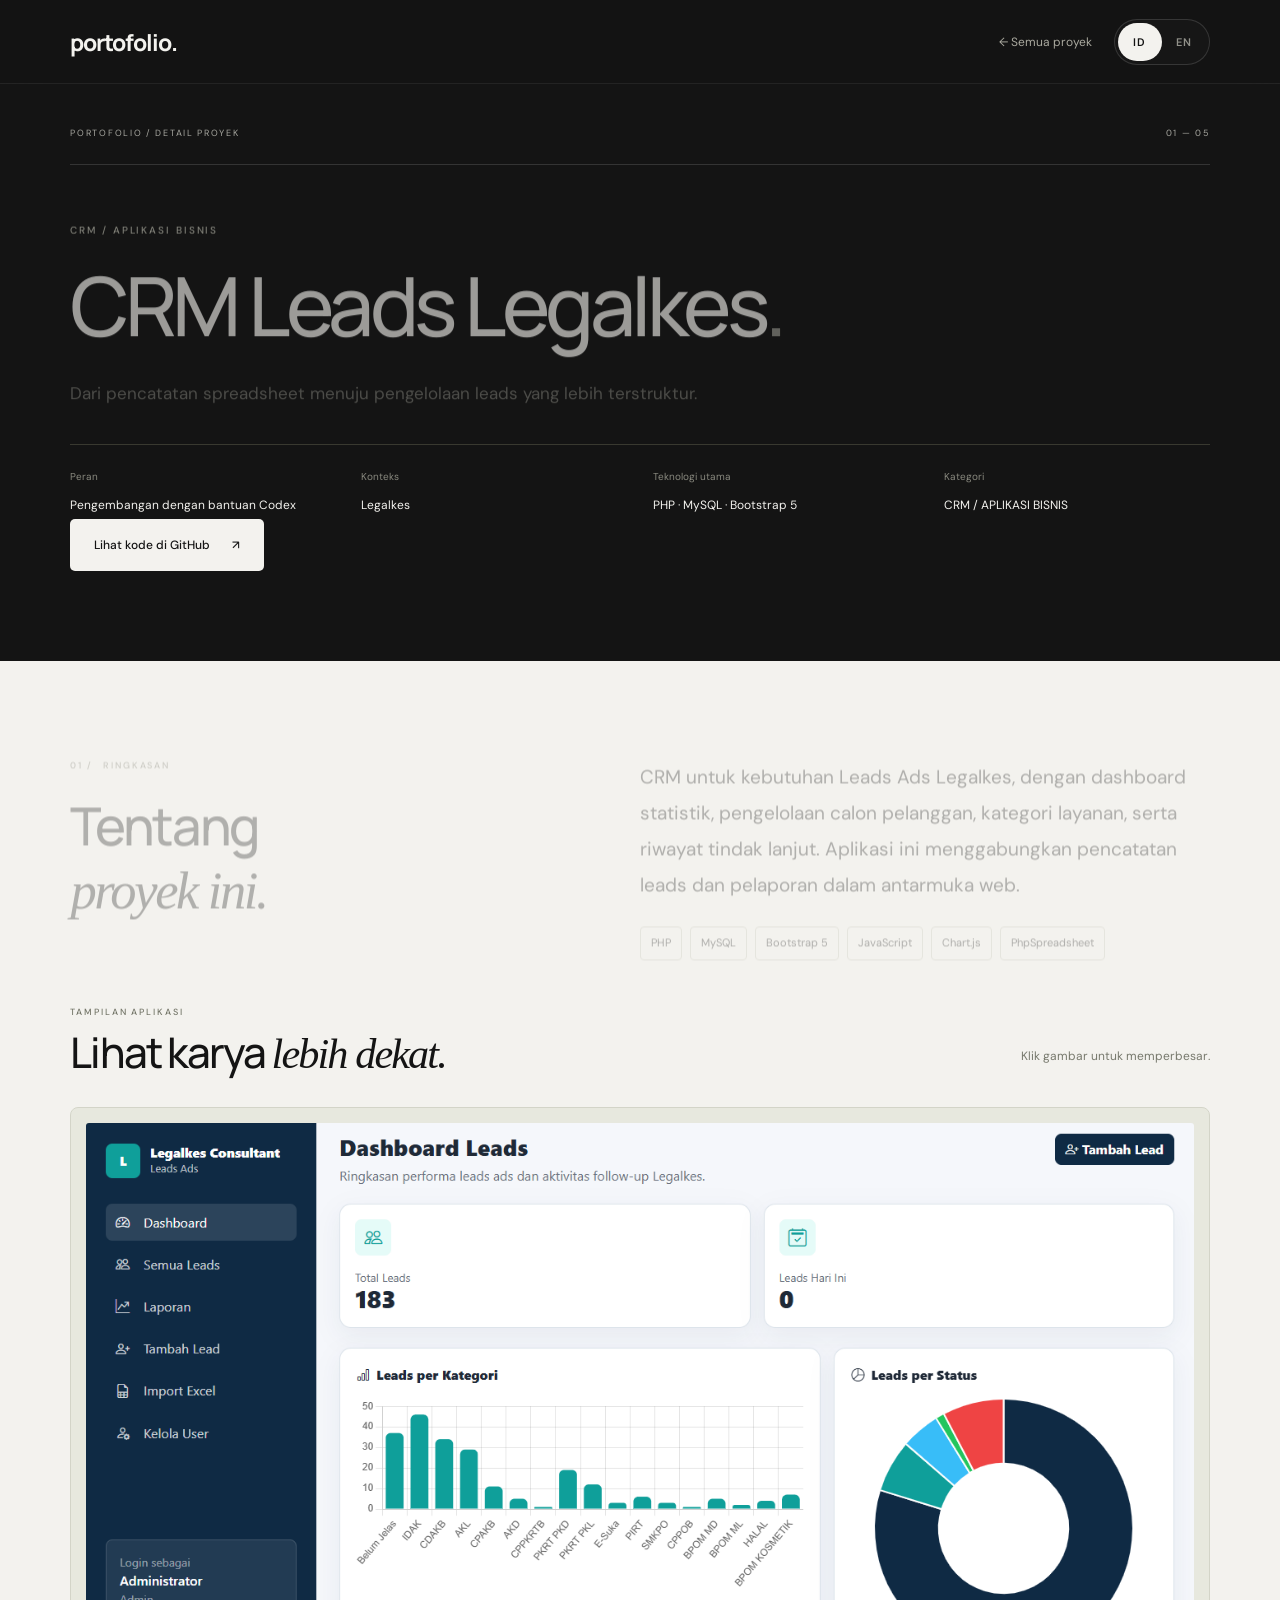
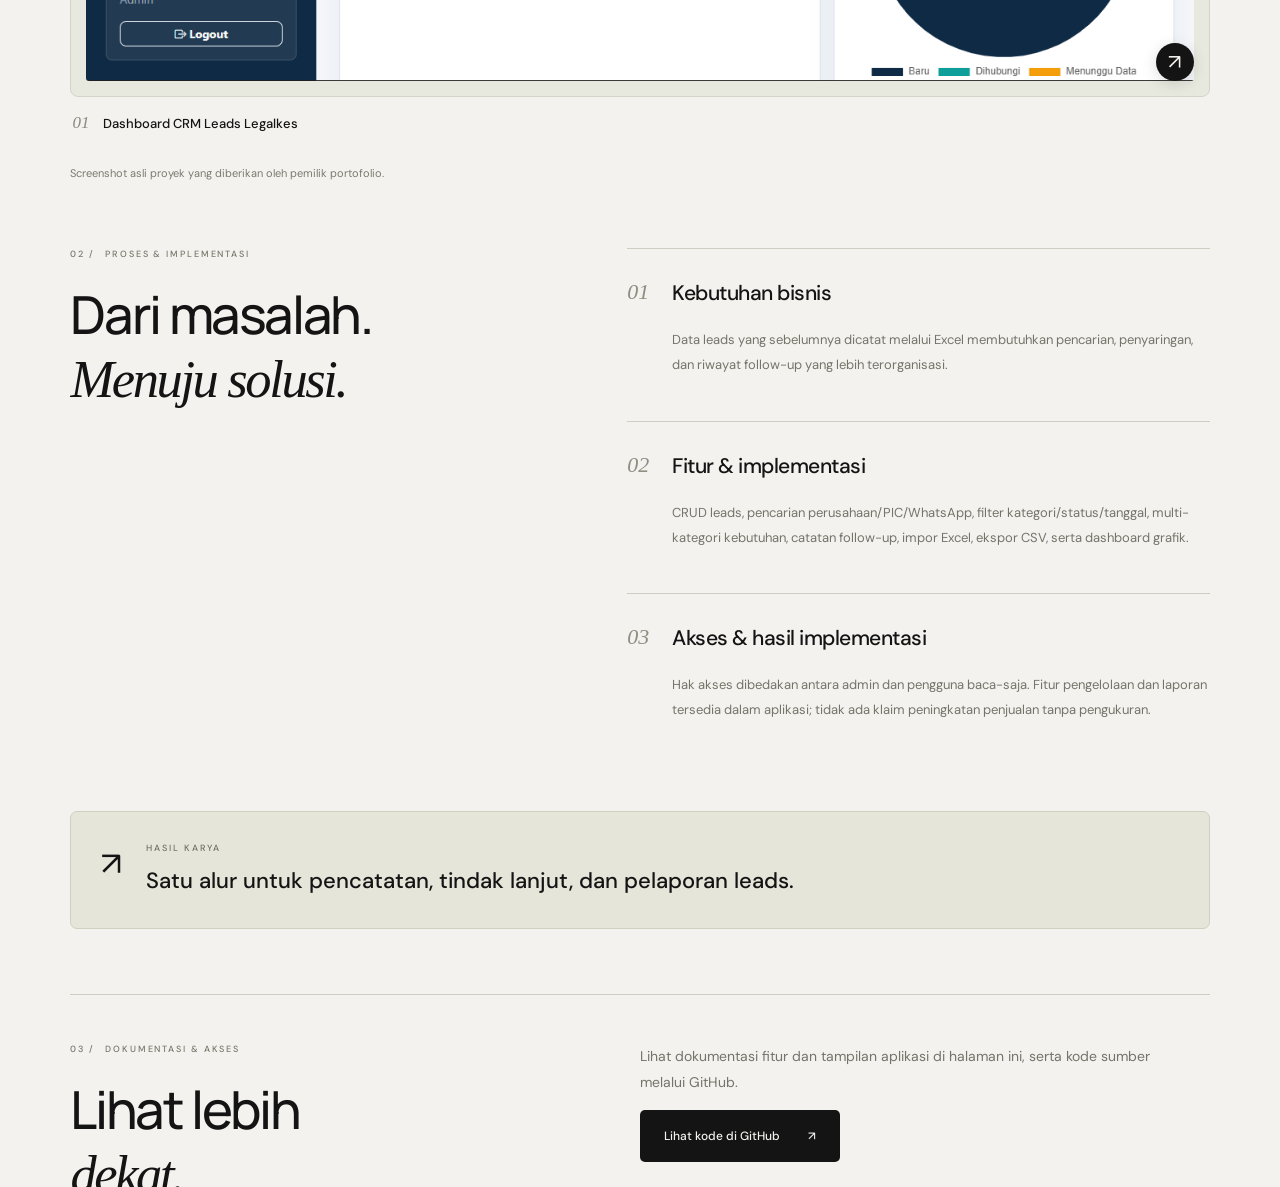
<file: application.html>
<!doctype html><html lang="id"><head><meta charset="utf-8"><meta name="viewport" content="width=device-width,initial-scale=1"><meta http-equiv="refresh" content="0;url=crm-leads-legalkes.html"><title>Portofolio — Muhammad Rizqi Maulana</title></head><body><a href="crm-leads-legalkes.html">Buka detail proyek / View project details →</a></body></html>
</file>
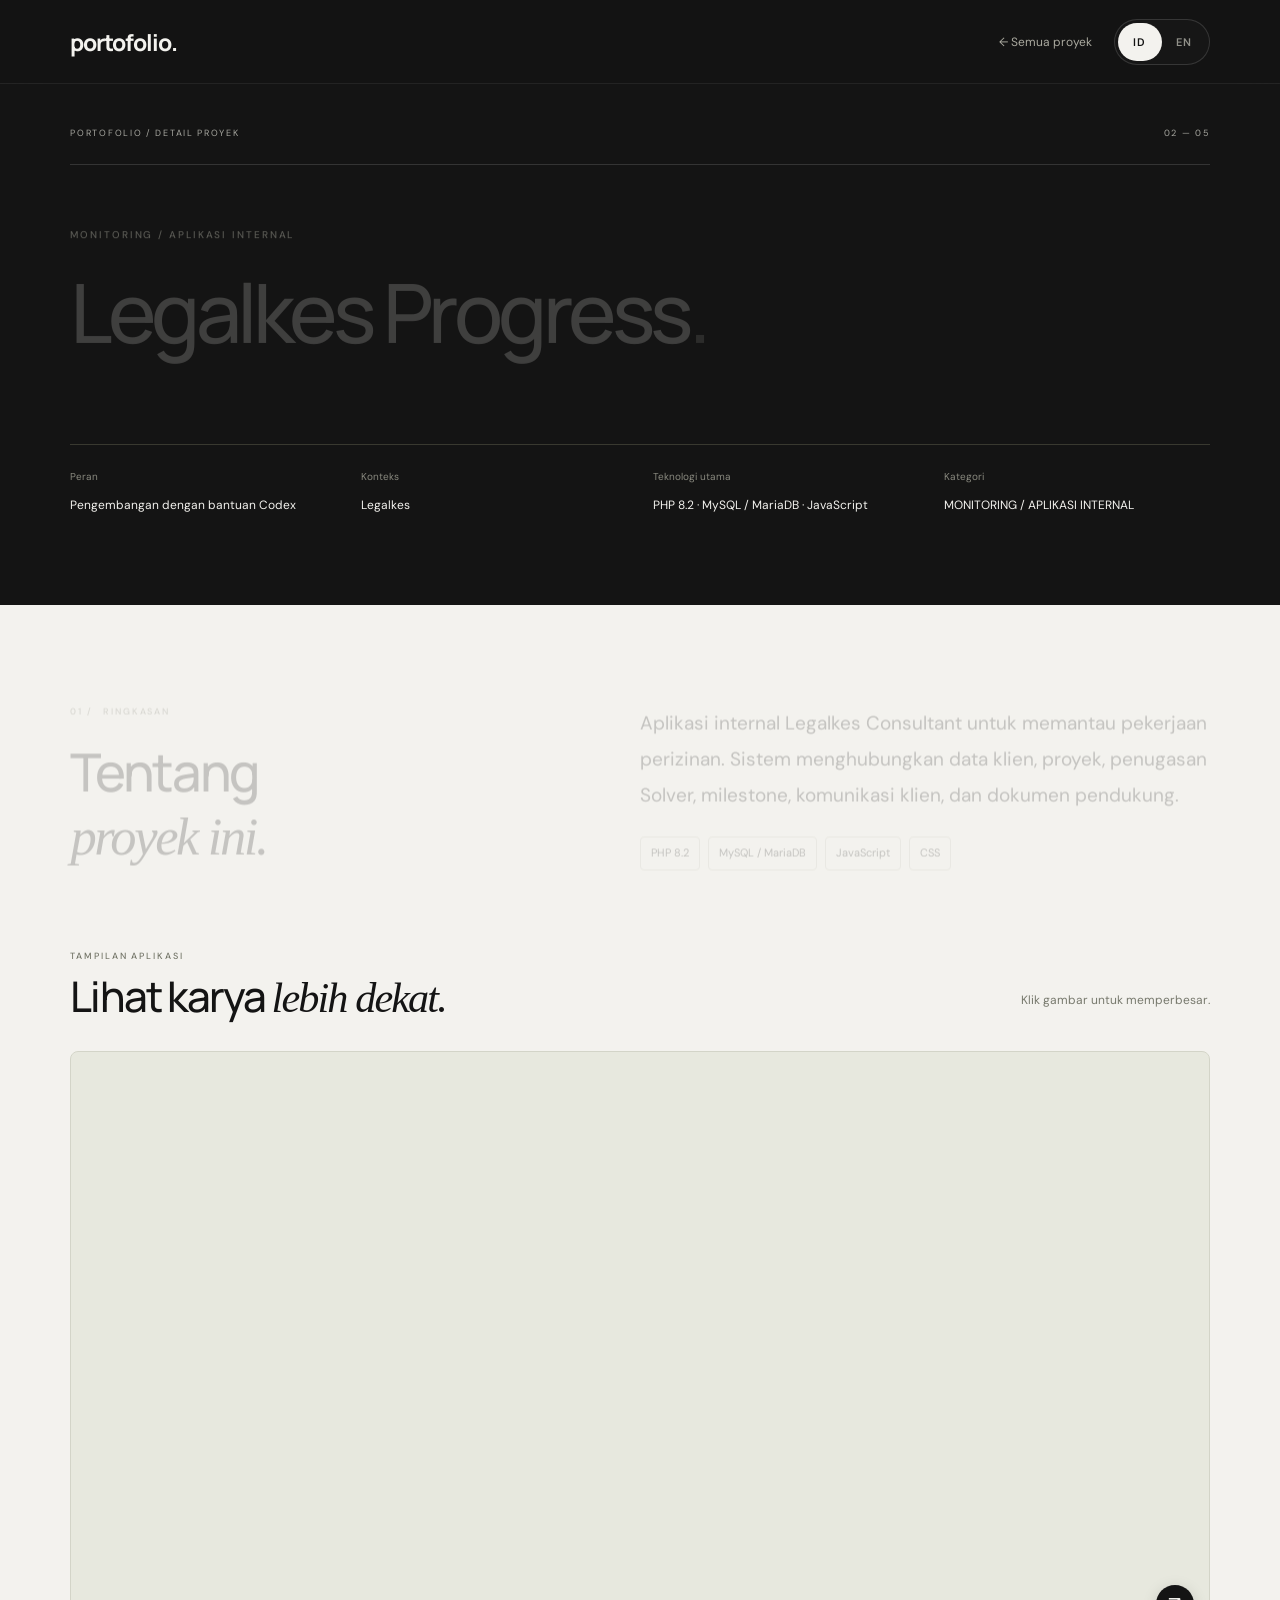
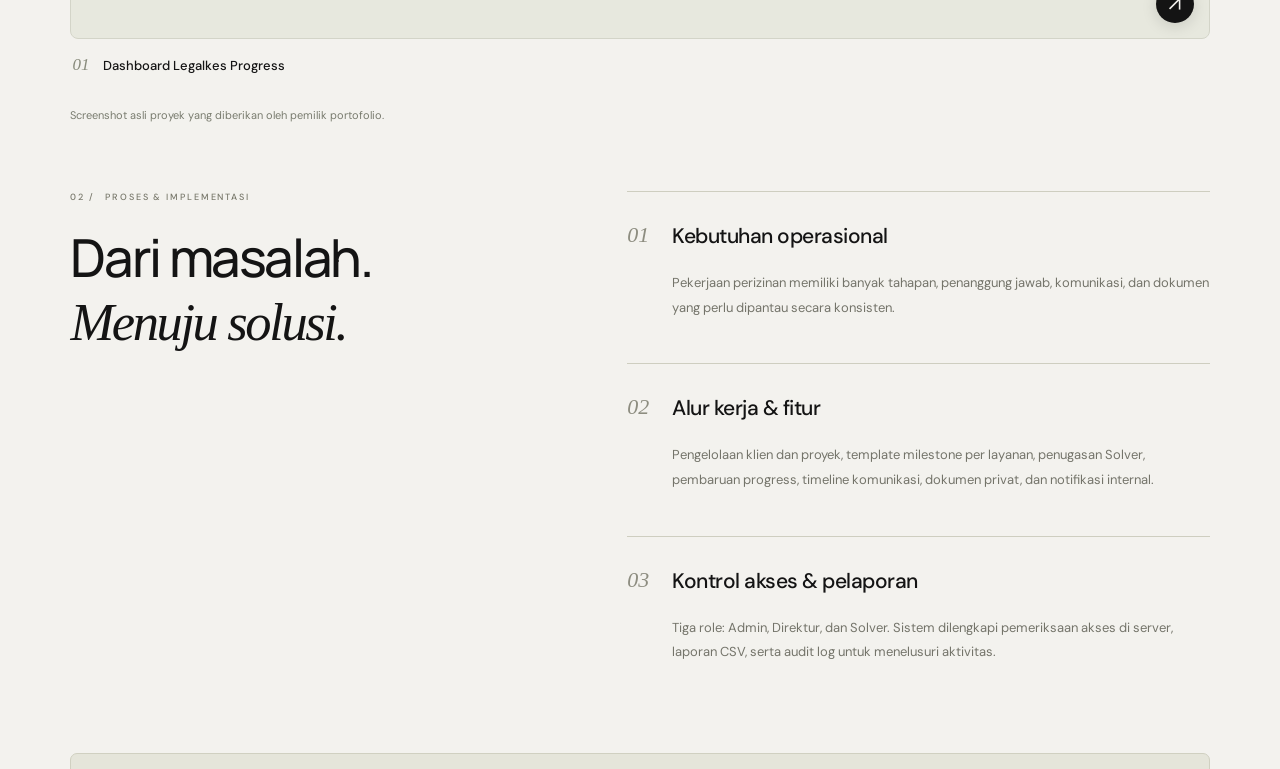
<file: collaboration.html>
<!doctype html><html lang="id"><head><meta charset="utf-8"><meta name="viewport" content="width=device-width,initial-scale=1"><meta http-equiv="refresh" content="0;url=legalkes-progress.html"><title>Portofolio — Muhammad Rizqi Maulana</title></head><body><a href="legalkes-progress.html">Buka detail proyek / View project details →</a></body></html>
</file>
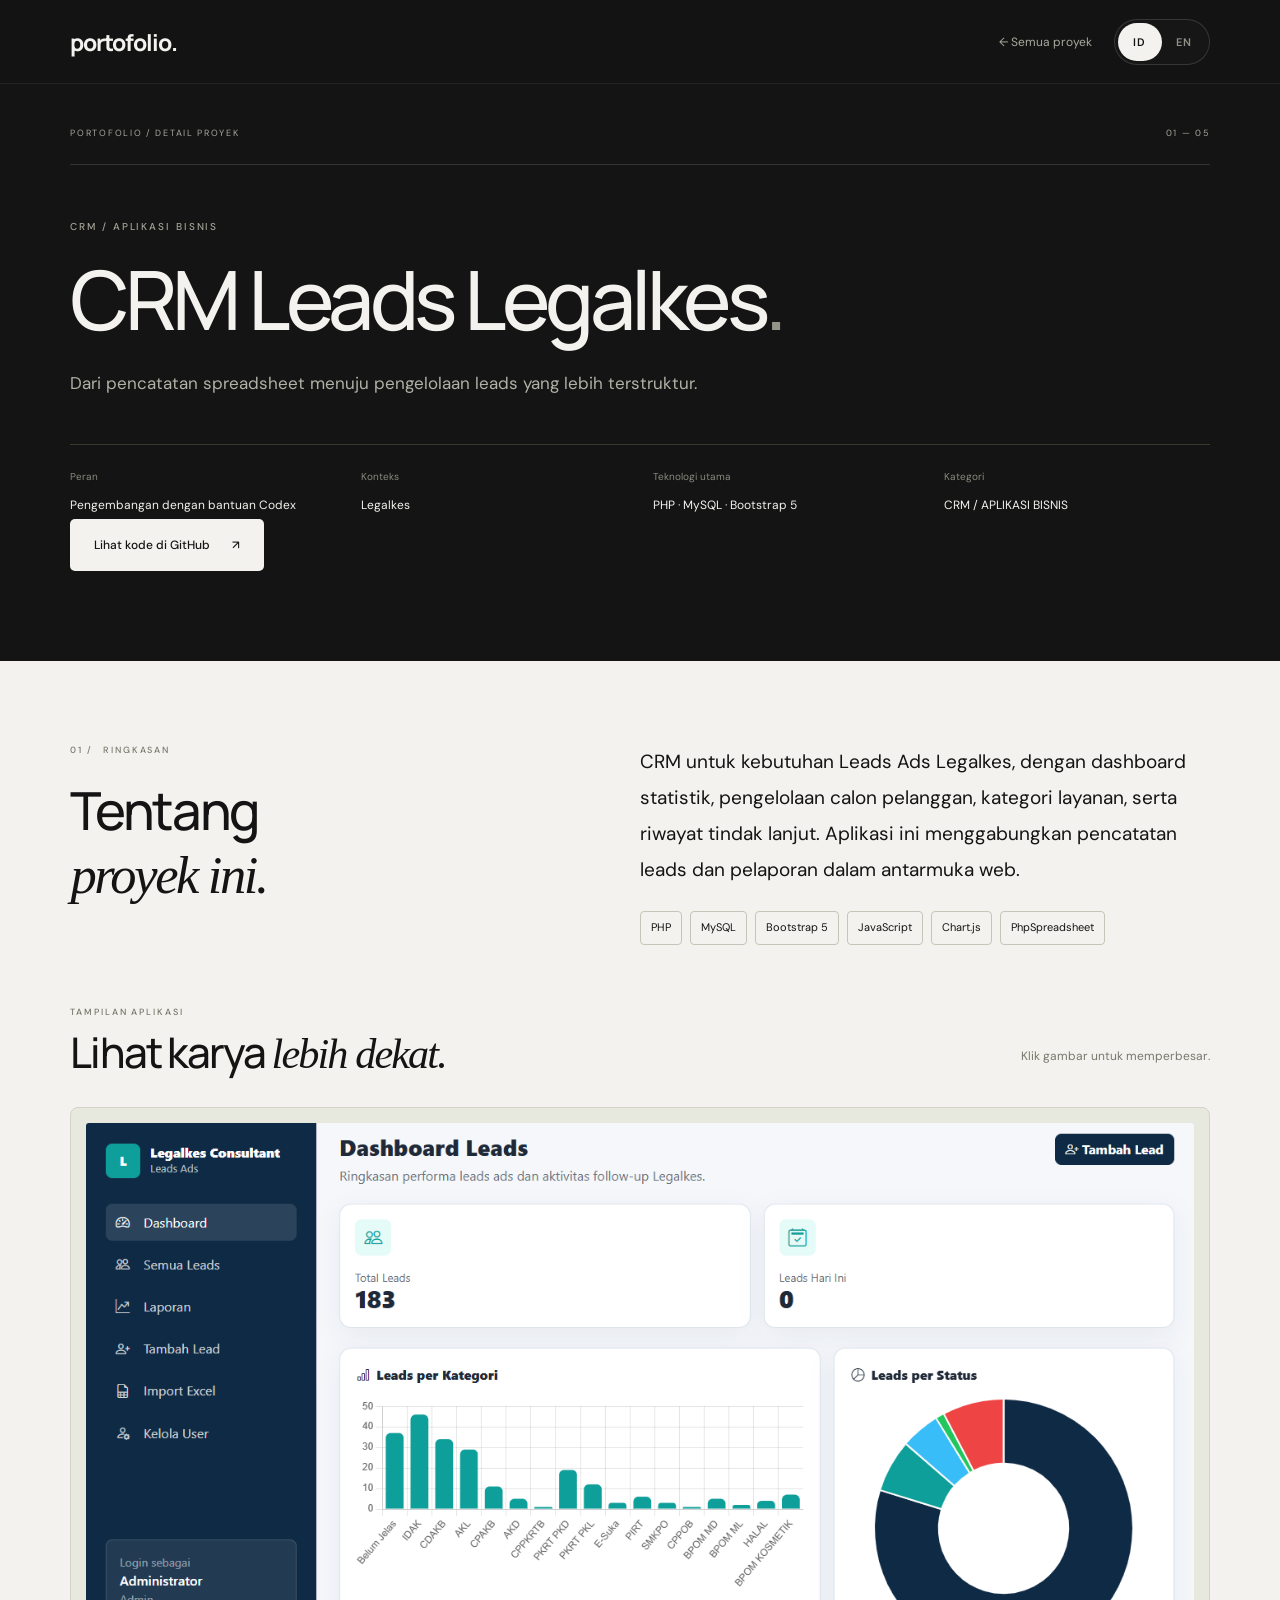
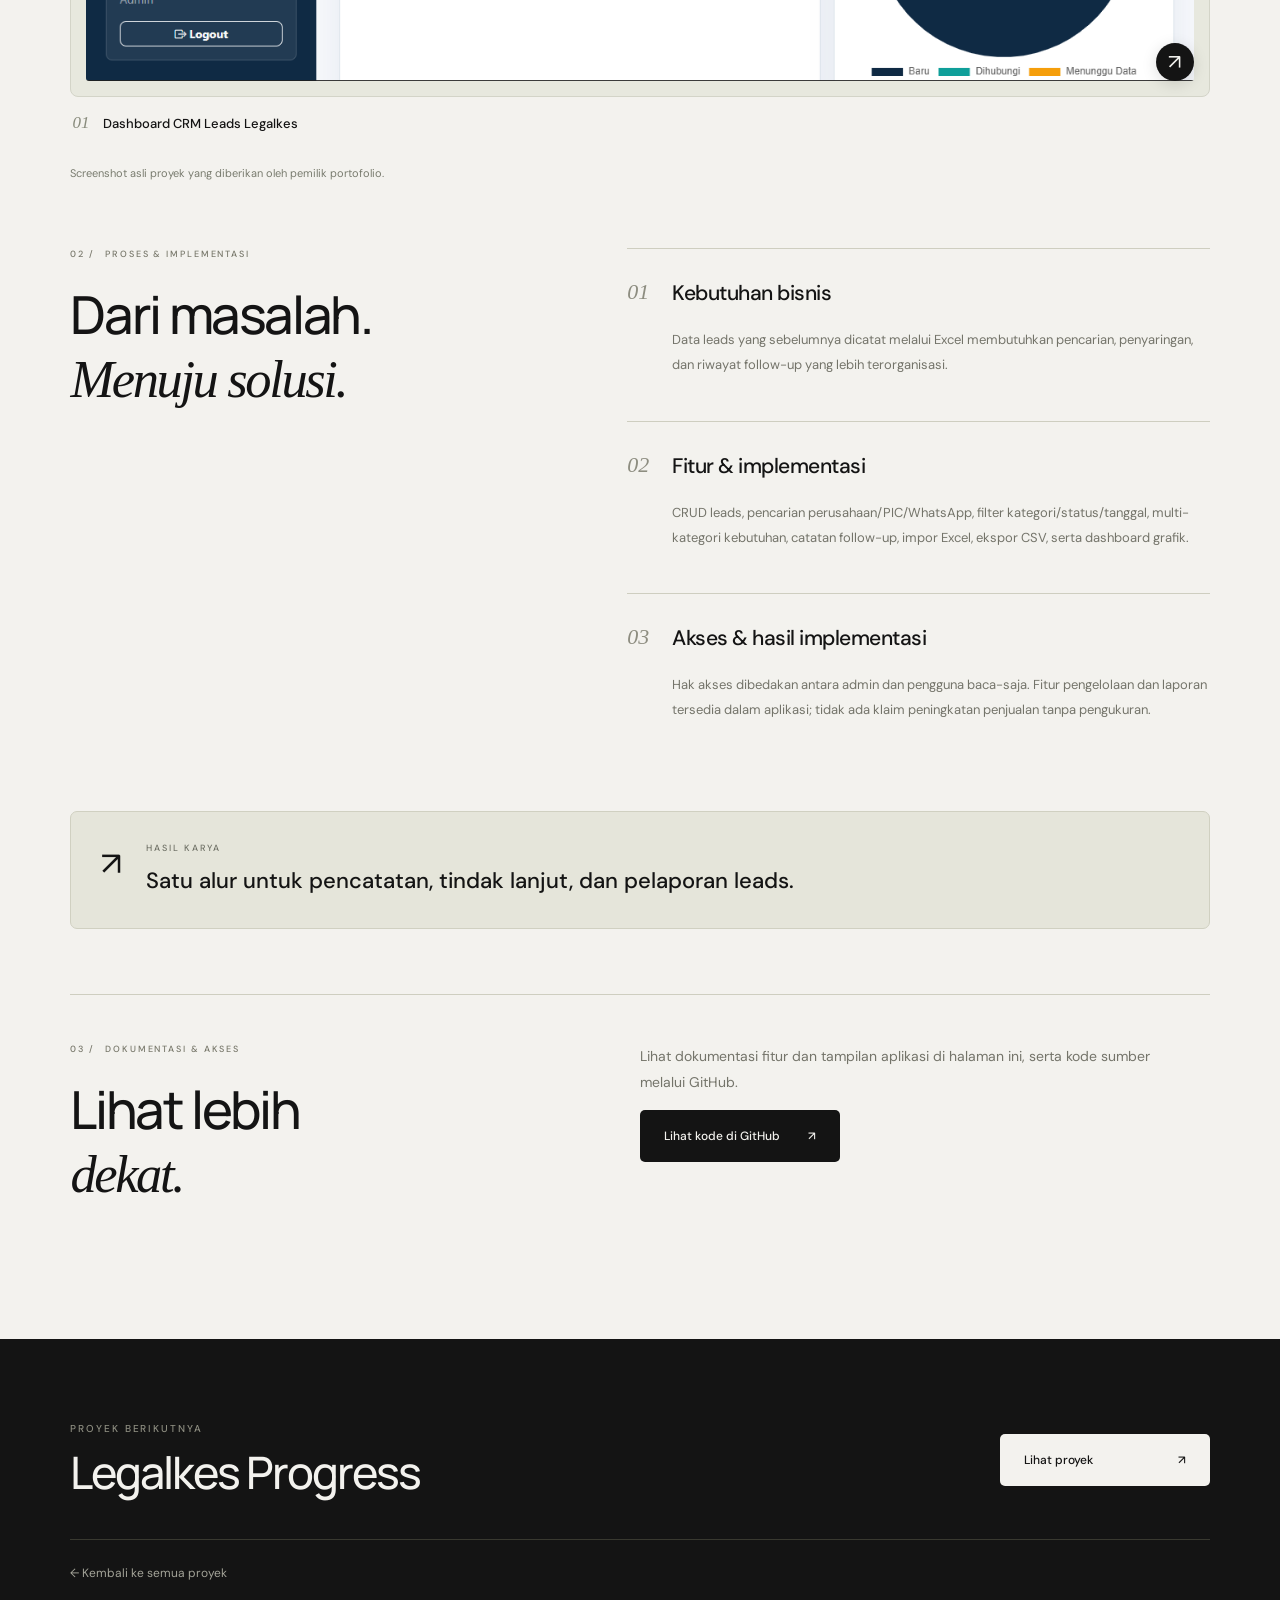
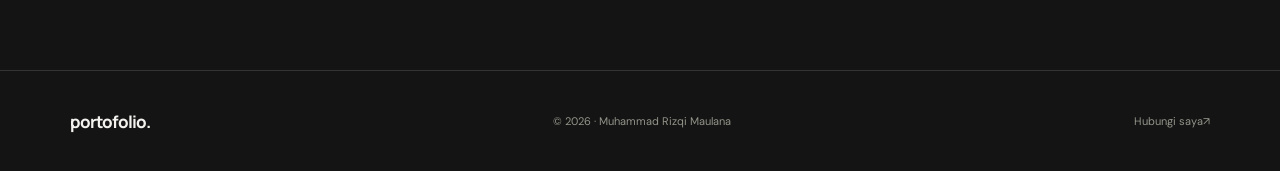
<file: crm-leads-legalkes.html>
<!doctype html><html lang="id"><head><meta charset="utf-8"><meta name="viewport" content="width=device-width,initial-scale=1"><meta name="theme-color" content="#141414"><title data-i18n="title0">CRM Leads Legalkes — Muhammad Rizqi Maulana</title><link rel="icon" href="favicon.svg" type="image/svg+xml"><link rel="stylesheet" href="style.css"><link rel="stylesheet" href="project.css"><link rel="stylesheet" href="polish.css?v=2"><link rel="stylesheet" href="portfolio-content.css?v=1"><script src="project-translations.js?v=4" defer></script><script src="project.js" defer></script><script src="motion.js?v=1" defer></script><link rel="stylesheet" href="gallery.css?v=1"><script src="gallery.js?v=1" defer></script></head><body><div class="reading-progress" aria-hidden="true"></div><a class="skip" href="#utama"><span data-i18n="work36">Lewati ke konten</span></a><header class="header"><a class="brand" href="index.html"><span data-i18n="work37">portofolio.</span></a><div class="header-tools"><a class="project-back" href="index.html#karya">← <span data-i18n="work38">Semua proyek</span></a><div class="language-switch" role="group" data-language-label aria-label="Pilih bahasa"><button data-lang="id" aria-pressed="true" lang="id">ID</button><span aria-hidden="true">/</span><button data-lang="en" aria-pressed="false" lang="en">EN</button></div></div></header>
<main id="utama"><section class="case-hero section"><div class="section-label"><span><span data-i18n="work39">PORTOFOLIO / DETAIL PROYEK</span></span><span>01 — 05</span></div><p class="eyebrow case-category"><span data-i18n="work40">CRM / APLIKASI BISNIS</span></p><h1><span data-i18n="work41">CRM Leads Legalkes</span><span class="period">.</span></h1><p class="case-intro"><span data-i18n="work42">Dari pencatatan spreadsheet menuju pengelolaan leads yang lebih terstruktur.</span></p><dl class="case-facts"><div><dt><span data-i18n="work43">Peran</span></dt><dd><span data-i18n="work44">Pengembangan dengan bantuan Codex</span></dd></div><div><dt><span data-i18n="work45">Konteks</span></dt><dd>Legalkes</dd></div><div><dt><span data-i18n="work46">Teknologi utama</span></dt><dd>PHP · MySQL · Bootstrap 5</dd></div><div><dt><span data-i18n="work47">Kategori</span></dt><dd><span data-i18n="work48">CRM / APLIKASI BISNIS</span></dd></div></dl><div class="hero-actions"><a class="button light" href="https://github.com/rizqimaulana04/crm-leads-legalkes" target="_blank" rel="noopener noreferrer"><span data-i18n="repoLink">Lihat kode di GitHub</span> ↗</a></div></section>
<section class="case-body section light-section"><div class="case-overview"><div><p class="eyebrow">01 / <span data-i18n="work49">RINGKASAN</span></p><h2><span data-i18n="work50">Tentang<br><em>proyek ini.</em></span></h2></div><div><p class="large-copy"><span data-i18n="work51">CRM untuk kebutuhan Leads Ads Legalkes, dengan dashboard statistik, pengelolaan calon pelanggan, kategori layanan, serta riwayat tindak lanjut. Aplikasi ini menggabungkan pencatatan leads dan pelaporan dalam antarmuka web.</span></p><div class="case-tech"><span>PHP</span><span>MySQL</span><span>Bootstrap 5</span><span>JavaScript</span><span>Chart.js</span><span>PhpSpreadsheet</span></div></div></div><section class="project-gallery" aria-labelledby="gallery-title"><div class="gallery-heading"><div><p class="eyebrow"><span data-i18n="gallery0">TAMPILAN APLIKASI</span></p><h2 id="gallery-title"><span data-i18n="gallery1">Lihat karya <em>lebih dekat.</em></span></h2></div><p><span data-i18n="gallery2">Klik gambar untuk memperbesar.</span></p></div><div class="gallery-grid"><figure class="gallery-figure"><button class="gallery-trigger" type="button" aria-haspopup="dialog" aria-label="Perbesar: Dashboard CRM Leads Legalkes" data-gallery-index="0" data-title-id="Dashboard CRM Leads Legalkes" data-title-en="CRM Leads Legalkes dashboard"><img src="assets/projects/crm-dashboard.png" width="1347" height="678" alt="Dashboard CRM Leads Legalkes" data-alt-id="Dashboard CRM Leads Legalkes" data-alt-en="CRM Leads Legalkes dashboard" loading="lazy" decoding="async"><span class="image-expand" aria-hidden="true">↗</span></button><figcaption><span class="gallery-number">01</span><div><strong><span data-i18n="gallery3">Dashboard CRM Leads Legalkes</span></strong></div></figcaption></figure></div><p class="gallery-source"><span data-i18n="gallery4">Screenshot asli proyek yang diberikan oleh pemilik portofolio.</span></p></section><div class="case-narrative"><aside><p class="eyebrow">02 / <span data-i18n="work57">PROSES & IMPLEMENTASI</span></p><h2><span data-i18n="work58">Dari masalah.<br><em>Menuju solusi.</em></span></h2></aside><div><article class="case-step"><span class="case-step-number">01</span><div><h3><span data-i18n="work59">Kebutuhan bisnis</span></h3><p><span data-i18n="work60">Data leads yang sebelumnya dicatat melalui Excel membutuhkan pencarian, penyaringan, dan riwayat follow-up yang lebih terorganisasi.</span></p></div></article><article class="case-step"><span class="case-step-number">02</span><div><h3><span data-i18n="work61">Fitur & implementasi</span></h3><p><span data-i18n="work62">CRUD leads, pencarian perusahaan/PIC/WhatsApp, filter kategori/status/tanggal, multi-kategori kebutuhan, catatan follow-up, impor Excel, ekspor CSV, serta dashboard grafik.</span></p></div></article><article class="case-step"><span class="case-step-number">03</span><div><h3><span data-i18n="work63">Akses & hasil implementasi</span></h3><p><span data-i18n="work64">Hak akses dibedakan antara admin dan pengguna baca-saja. Fitur pengelolaan dan laporan tersedia dalam aplikasi; tidak ada klaim peningkatan penjualan tanpa pengukuran.</span></p></div></article></div></div><div class="case-outcome"><span aria-hidden="true">↗</span><div><p class="eyebrow"><span data-i18n="work65">HASIL KARYA</span></p><h3><span data-i18n="work66">Satu alur untuk pencatatan, tindak lanjut, dan pelaporan leads.</span></h3></div></div>
<div class="case-evidence"><div><p class="eyebrow">03 / <span data-i18n="work67">DOKUMENTASI & AKSES</span></p><h2><span data-i18n="work68">Lihat lebih<br><em>dekat.</em></span></h2></div><div><p><span data-i18n="work69">Lihat dokumentasi fitur dan tampilan aplikasi di halaman ini, serta kode sumber melalui GitHub.</span></p><a class="button dark" href="https://github.com/rizqimaulana04/crm-leads-legalkes" target="_blank" rel="noopener noreferrer"><span data-i18n="repoLink">Lihat kode di GitHub</span> ↗</a></div></div></section>
<section class="case-next section"><div><p class="eyebrow"><span data-i18n="work73">PROYEK BERIKUTNYA</span></p><h2><span data-i18n="work74">Legalkes Progress</span></h2></div><a class="button light" href="legalkes-progress.html"><span data-i18n="work75">Lihat proyek</span> ↗</a><a class="case-all" href="index.html#karya">← <span data-i18n="work76">Kembali ke semua proyek</span></a></section></main><footer><a class="brand" href="index.html"><span data-i18n="work77">portofolio.</span></a><span>© <span id="year">2026</span> · Muhammad Rizqi Maulana</span><a href="index.html#kontak"><span data-i18n="work78">Hubungi saya</span> ↗</a></footer><div id="language-announcement" class="sr-only" role="status" aria-live="polite"></div><a class="back-top" href="#" aria-label="Kembali ke atas" tabindex="-1">↑</a><dialog id="image-viewer" class="image-viewer" aria-labelledby="viewer-title"><div class="viewer-toolbar"><h2 id="viewer-title"></h2><button type="button" class="viewer-close" aria-label="Tutup gambar">×</button></div><div class="viewer-stage"><img id="viewer-image" alt=""></div><div class="viewer-controls"><button type="button" class="viewer-prev" aria-label="Gambar sebelumnya">←</button><span id="viewer-counter" aria-live="polite"></span><button type="button" class="viewer-zoom" aria-label="Aktifkan atau matikan zoom 2×" aria-pressed="false">1×</button><button type="button" class="viewer-next" aria-label="Gambar berikutnya">→</button></div></dialog></body></html>
</file>
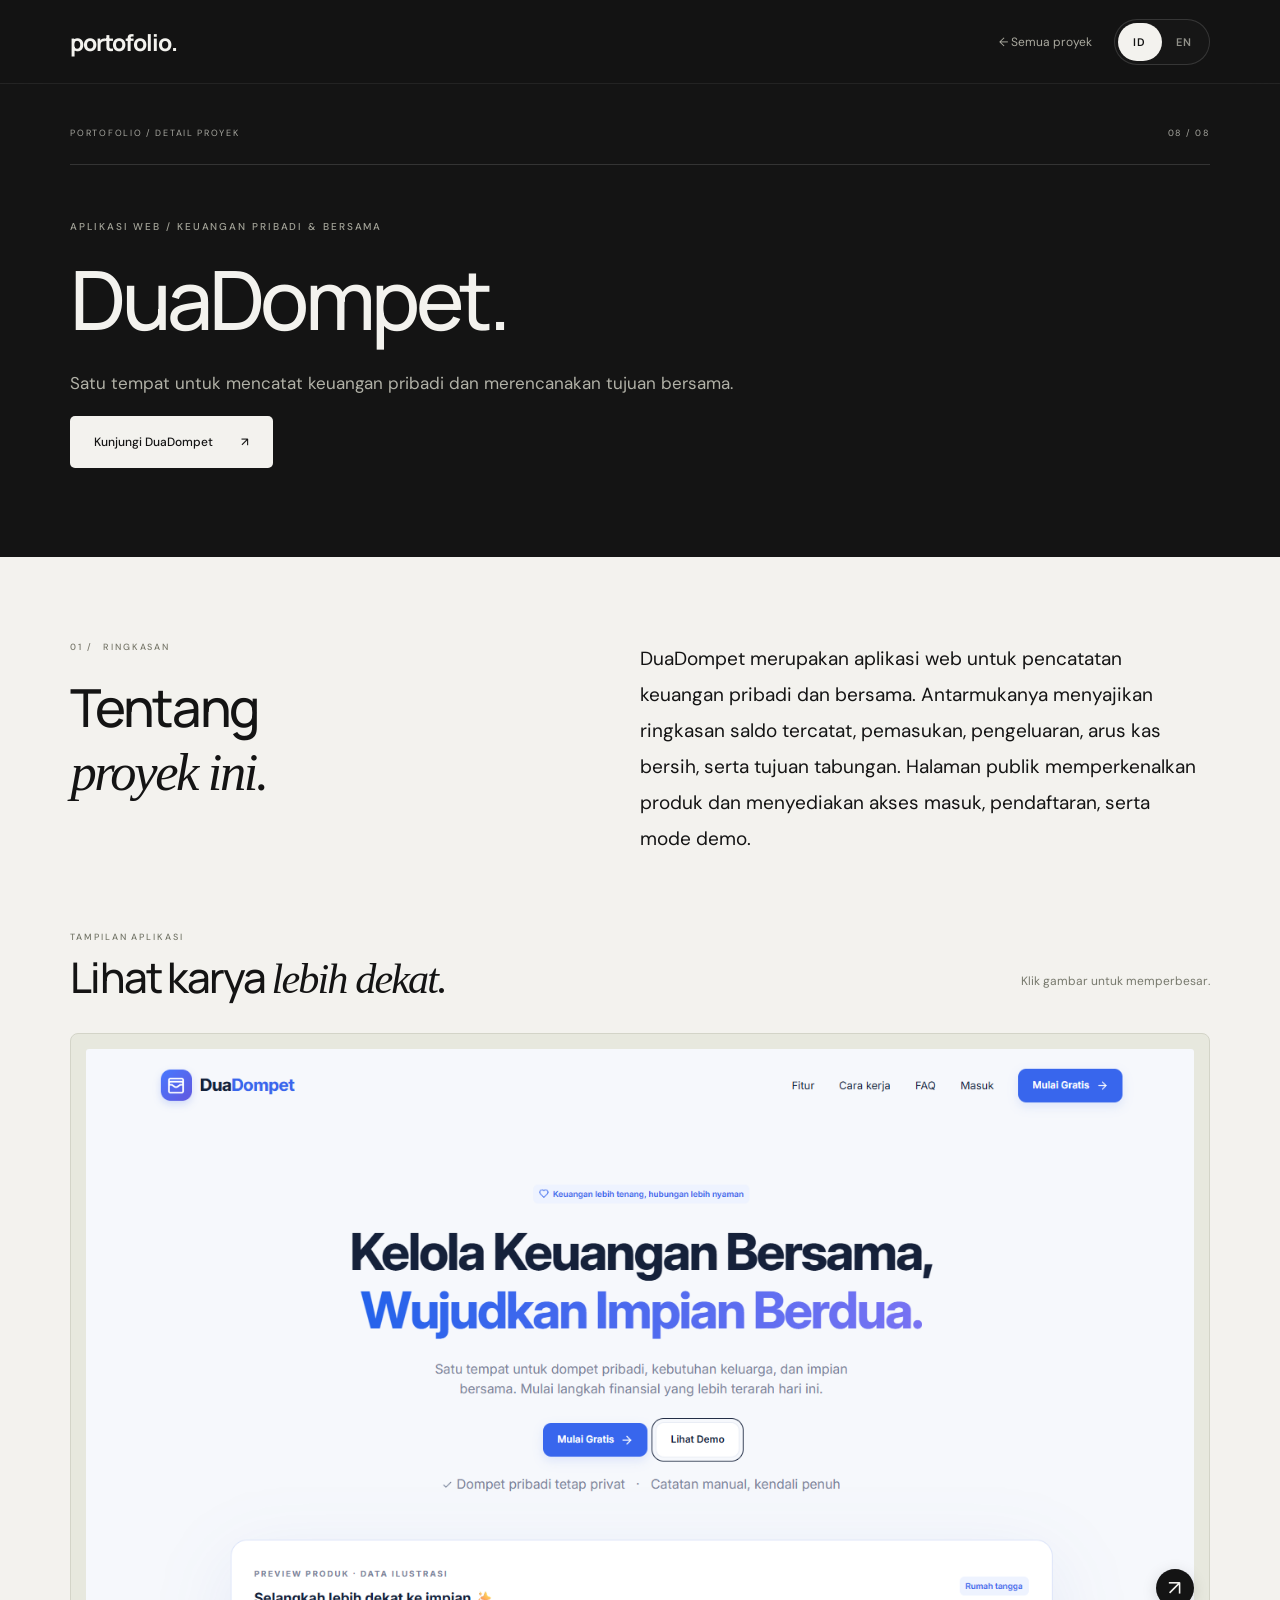
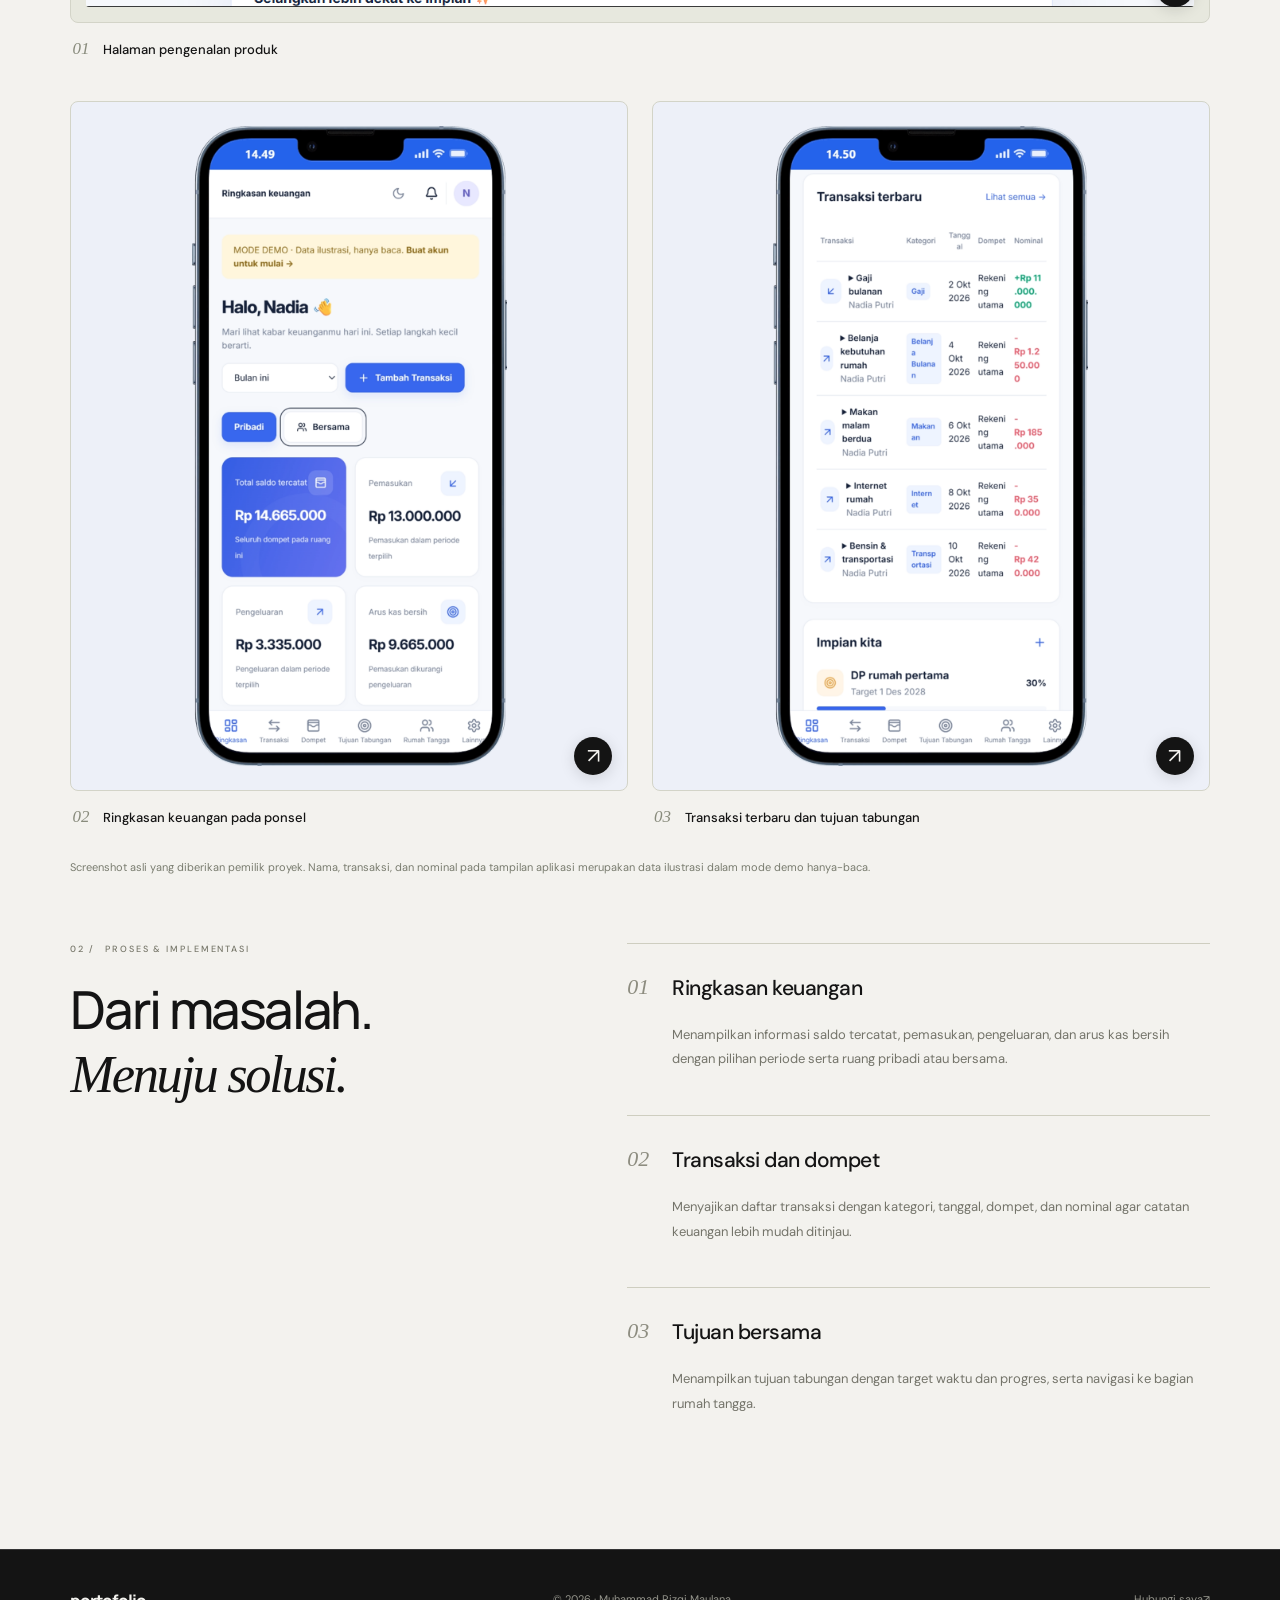
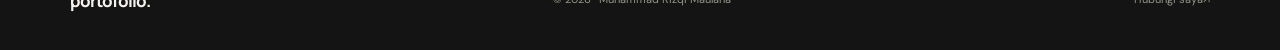
<file: duadompet.html>
<!doctype html><html lang="id"><head><meta charset="utf-8"><meta name="viewport" content="width=device-width,initial-scale=1"><meta name="theme-color" content="#141414"><title data-i18n="ddTitle">DuaDompet — Muhammad Rizqi Maulana</title><link rel="icon" href="favicon.svg" type="image/svg+xml"><link rel="stylesheet" href="style.css"><link rel="stylesheet" href="project.css"><link rel="stylesheet" href="polish.css?v=2"><link rel="stylesheet" href="portfolio-content.css?v=7"><script src="project-translations.js?v=7" defer></script><script src="project.js" defer></script><script src="motion.js?v=1" defer></script><link rel="stylesheet" href="gallery.css?v=1"><script src="gallery.js?v=1" defer></script></head><body><div class="reading-progress" aria-hidden="true"></div><a class="skip" href="#utama"><span data-i18n="work165">Lewati ke konten</span></a><header class="header"><a class="brand" href="index.html"><span data-i18n="work166">portofolio.</span></a><div class="header-tools"><a class="project-back" href="index.html#karya">← <span data-i18n="work167">Semua proyek</span></a><div class="language-switch" role="group" data-language-label aria-label="Pilih bahasa"><button data-lang="id" aria-pressed="true" lang="id">ID</button><span aria-hidden="true">/</span><button data-lang="en" aria-pressed="false" lang="en">EN</button></div></div></header>
<main id="utama"><section class="case-hero section"><div class="section-label"><span data-i18n="work168">PORTOFOLIO / DETAIL PROYEK</span><span>08 / 08</span></div><p class="eyebrow case-category"><span data-i18n="ddCategory">APLIKASI WEB / KEUANGAN PRIBADI & BERSAMA</span></p><h1><span data-i18n="ddTitle">DuaDompet</span>.</h1><p class="case-intro"><span data-i18n="ddIntro">Satu tempat untuk mencatat keuangan pribadi dan merencanakan tujuan bersama.</span></p><a class="button light" href="https://duadompet-ashy.vercel.app/" target="_blank" rel="noopener noreferrer"><span data-i18n="ddVisit">Kunjungi DuaDompet</span> ↗</a></section><section class="case-body section light-section"><div class="case-overview"><div><p class="eyebrow">01 / <span data-i18n="work178">RINGKASAN</span></p><h2><span data-i18n="work179">Tentang<br><em>proyek ini.</em></span></h2></div><p class="large-copy"><span data-i18n="ddOverview">DuaDompet merupakan aplikasi web untuk pencatatan keuangan pribadi dan bersama. Antarmukanya menyajikan ringkasan saldo tercatat, pemasukan, pengeluaran, arus kas bersih, serta tujuan tabungan. Halaman publik memperkenalkan produk dan menyediakan akses masuk, pendaftaran, serta mode demo.</span></p></div><section class="project-gallery dd-gallery" aria-labelledby="gallery-title"><div class="gallery-heading"><div><p class="eyebrow"><span data-i18n="gallery10">TAMPILAN APLIKASI</span></p><h2 id="gallery-title"><span data-i18n="gallery11">Lihat karya <em>lebih dekat.</em></span></h2></div><p><span data-i18n="gallery12">Klik gambar untuk memperbesar.</span></p></div><div class="gallery-grid"><figure class="gallery-figure dd-desktop"><button class="gallery-trigger" type="button" aria-haspopup="dialog" aria-label="Perbesar: Halaman pengenalan produk" data-gallery-index="0" data-title-id="Halaman pengenalan produk" data-title-en="Product landing page"><img src="assets/projects/duadompet-0.png" width="1348" height="679" alt="Halaman pengenalan produk" data-alt-id="Halaman pengenalan produk" data-alt-en="Product landing page" loading="lazy" decoding="async"><span class="image-expand" aria-hidden="true">↗</span></button><figcaption><span class="gallery-number">01</span><strong><span data-i18n="ddScreen0">Halaman pengenalan produk</span></strong></figcaption></figure><figure class="gallery-figure dd-phone"><button class="gallery-trigger" type="button" aria-haspopup="dialog" aria-label="Perbesar: Ringkasan keuangan pada ponsel" data-gallery-index="1" data-title-id="Ringkasan keuangan pada ponsel" data-title-en="Mobile financial overview"><img src="assets/projects/duadompet-1.png" width="792" height="1608" alt="Ringkasan keuangan pada ponsel" data-alt-id="Ringkasan keuangan pada ponsel" data-alt-en="Mobile financial overview" loading="lazy" decoding="async"><span class="image-expand" aria-hidden="true">↗</span></button><figcaption><span class="gallery-number">02</span><strong><span data-i18n="ddScreen1">Ringkasan keuangan pada ponsel</span></strong></figcaption></figure><figure class="gallery-figure dd-phone"><button class="gallery-trigger" type="button" aria-haspopup="dialog" aria-label="Perbesar: Transaksi terbaru dan tujuan tabungan" data-gallery-index="2" data-title-id="Transaksi terbaru dan tujuan tabungan" data-title-en="Recent transactions and savings goals"><img src="assets/projects/duadompet-2.png" width="792" height="1608" alt="Transaksi terbaru dan tujuan tabungan" data-alt-id="Transaksi terbaru dan tujuan tabungan" data-alt-en="Recent transactions and savings goals" loading="lazy" decoding="async"><span class="image-expand" aria-hidden="true">↗</span></button><figcaption><span class="gallery-number">03</span><strong><span data-i18n="ddScreen2">Transaksi terbaru dan tujuan tabungan</span></strong></figcaption></figure></div><p class="gallery-source"><span data-i18n="ddGalleryNote">Screenshot asli yang diberikan pemilik proyek. Nama, transaksi, dan nominal pada tampilan aplikasi merupakan data ilustrasi dalam mode demo hanya-baca.</span></p></section><div class="case-narrative"><aside><p class="eyebrow">02 / <span data-i18n="work187">PROSES & IMPLEMENTASI</span></p><h2><span data-i18n="work188">Dari masalah.<br><em>Menuju solusi.</em></span></h2></aside><div><article class="case-step"><span class="case-step-number">01</span><div><h3><span data-i18n="ddOne">Ringkasan keuangan</span></h3><p><span data-i18n="ddOneBody">Menampilkan informasi saldo tercatat, pemasukan, pengeluaran, dan arus kas bersih dengan pilihan periode serta ruang pribadi atau bersama.</span></p></div></article><article class="case-step"><span class="case-step-number">02</span><div><h3><span data-i18n="ddTwo">Transaksi dan dompet</span></h3><p><span data-i18n="ddTwoBody">Menyajikan daftar transaksi dengan kategori, tanggal, dompet, dan nominal agar catatan keuangan lebih mudah ditinjau.</span></p></div></article><article class="case-step"><span class="case-step-number">03</span><div><h3><span data-i18n="ddThree">Tujuan bersama</span></h3><p><span data-i18n="ddThreeBody">Menampilkan tujuan tabungan dengan target waktu dan progres, serta navigasi ke bagian rumah tangga.</span></p></div></article></div></div></section></main><footer><a class="brand" href="index.html"><span data-i18n="work206">portofolio.</span></a><span>© <span id="year">2026</span> · Muhammad Rizqi Maulana</span><a href="index.html#kontak"><span data-i18n="work207">Hubungi saya</span> ↗</a></footer><div id="language-announcement" class="sr-only" role="status" aria-live="polite"></div><a class="back-top" href="#" aria-label="Kembali ke atas" tabindex="-1">↑</a><dialog id="image-viewer" class="image-viewer" aria-labelledby="viewer-title"><div class="viewer-toolbar"><h2 id="viewer-title"></h2><button type="button" class="viewer-close" aria-label="Tutup gambar">×</button></div><div class="viewer-stage"><img id="viewer-image" alt=""></div><div class="viewer-controls"><button type="button" class="viewer-prev" aria-label="Gambar sebelumnya">←</button><span id="viewer-counter" aria-live="polite"></span><button type="button" class="viewer-zoom" aria-label="Aktifkan atau matikan zoom 2×" aria-pressed="false">1×</button><button type="button" class="viewer-next" aria-label="Gambar berikutnya">→</button></div></dialog></body></html>
</file>
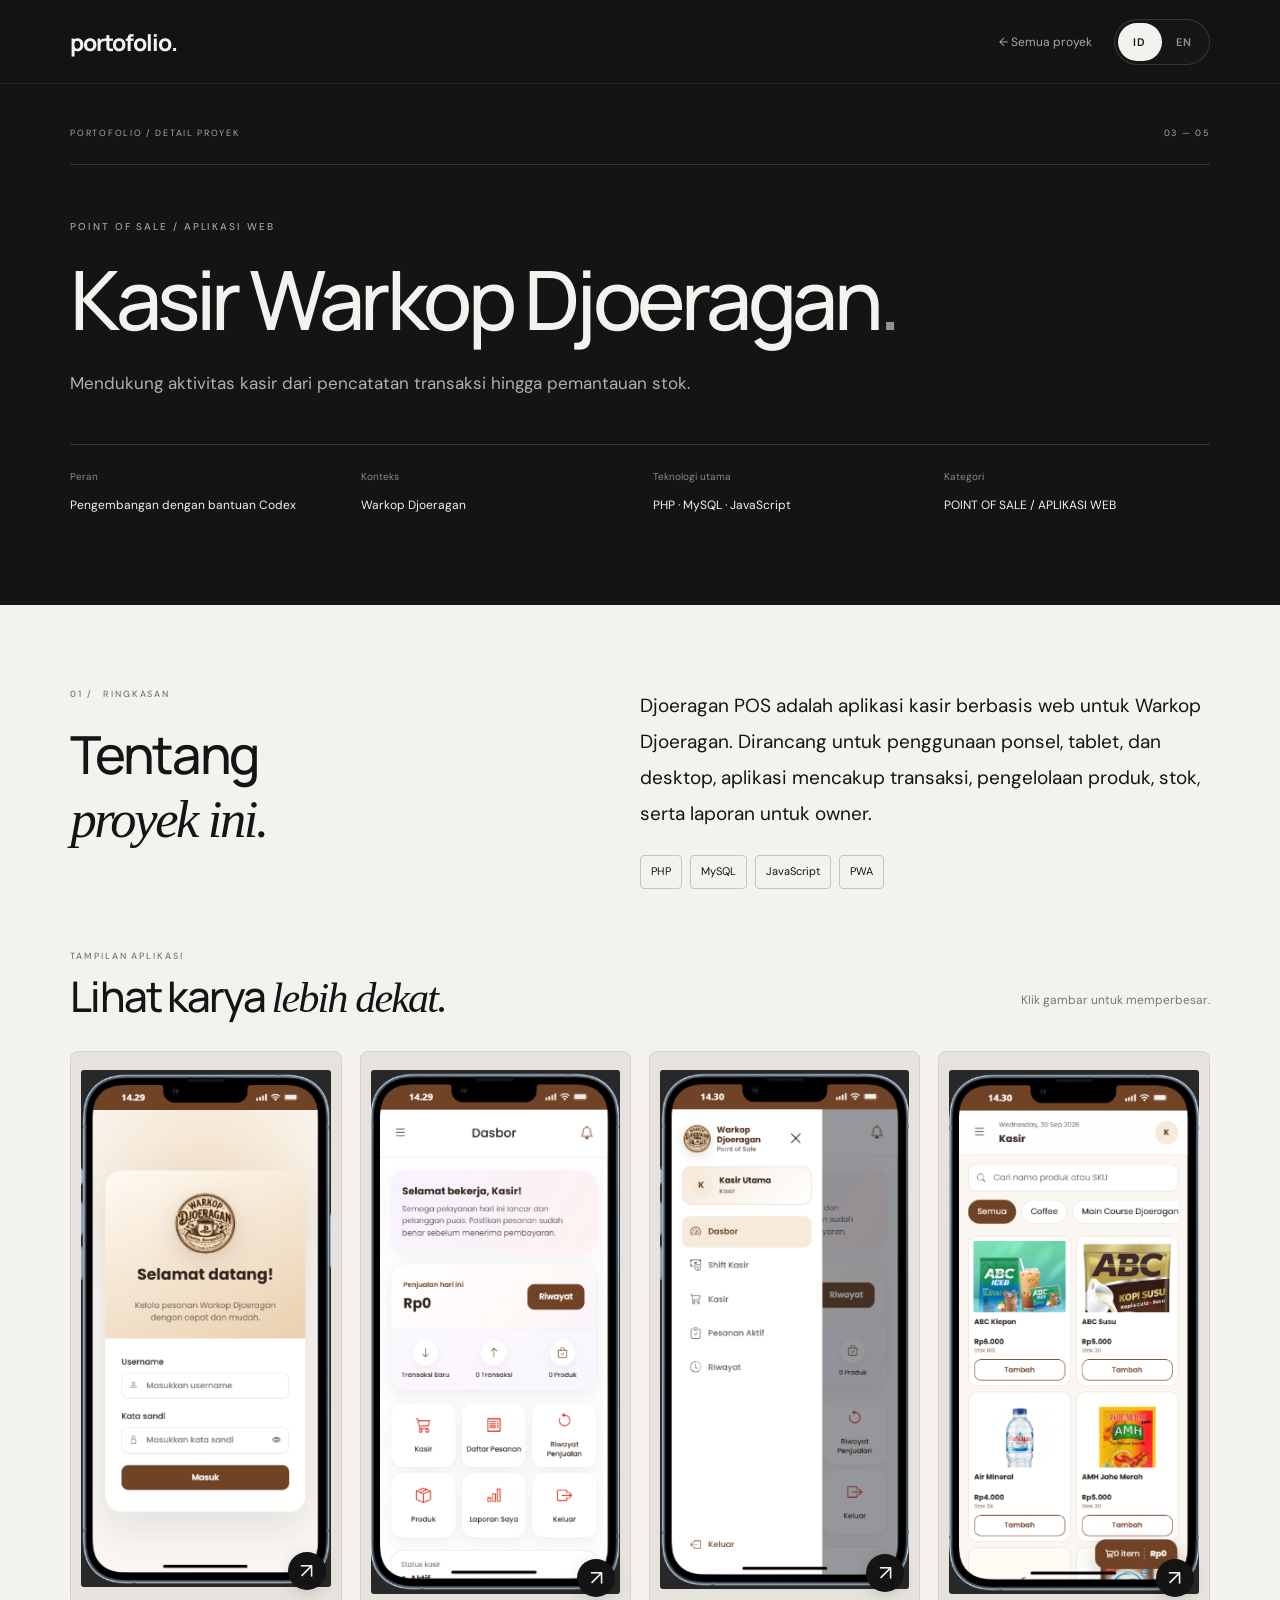
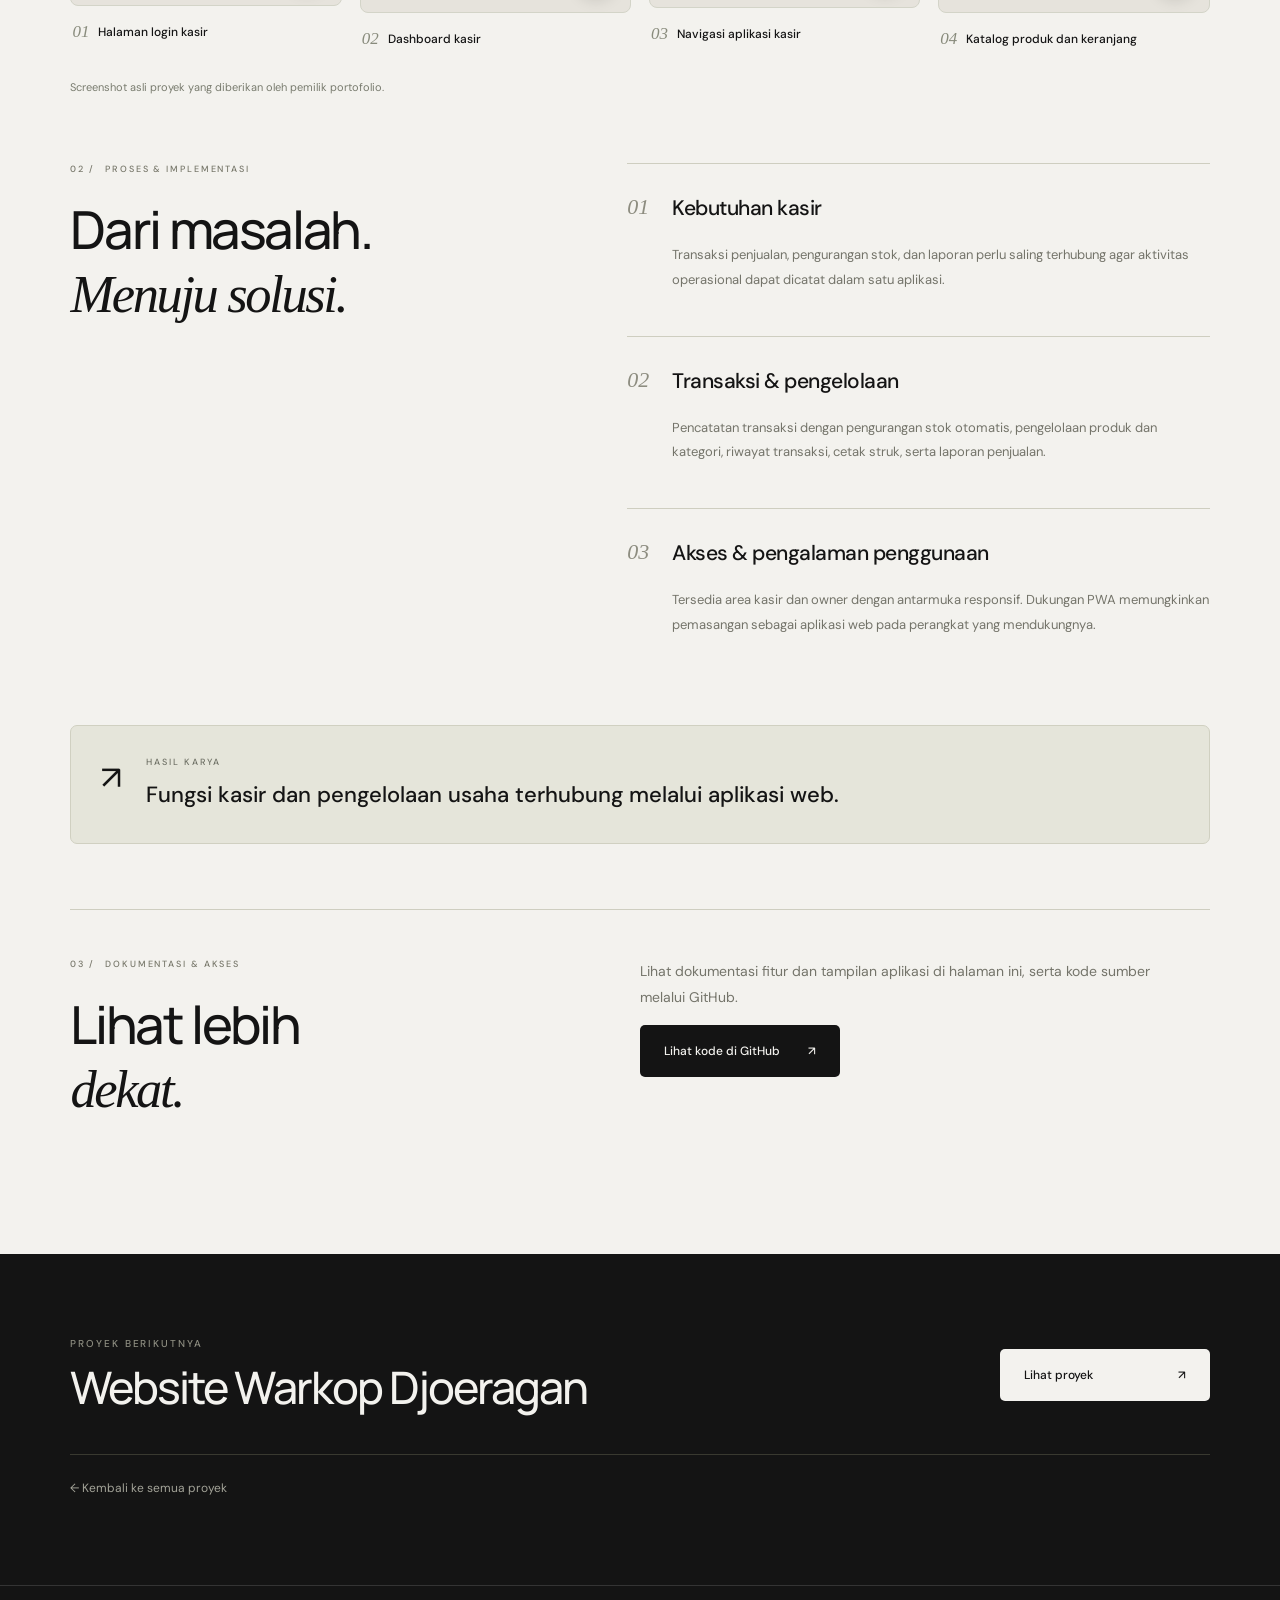
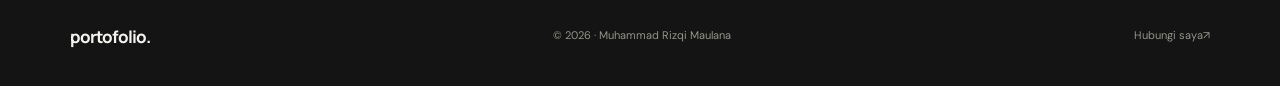
<file: kasir-warkop-djoeragan.html>
<!doctype html><html lang="id"><head><meta charset="utf-8"><meta name="viewport" content="width=device-width,initial-scale=1"><meta name="theme-color" content="#141414"><title data-i18n="title2">Kasir Warkop Djoeragan — Muhammad Rizqi Maulana</title><link rel="icon" href="favicon.svg" type="image/svg+xml"><link rel="stylesheet" href="style.css"><link rel="stylesheet" href="project.css"><link rel="stylesheet" href="polish.css?v=2"><link rel="stylesheet" href="portfolio-content.css?v=1"><script src="project-translations.js?v=4" defer></script><script src="project.js" defer></script><script src="motion.js?v=1" defer></script><link rel="stylesheet" href="gallery.css?v=1"><script src="gallery.js?v=1" defer></script></head><body><div class="reading-progress" aria-hidden="true"></div><a class="skip" href="#utama"><span data-i18n="work122">Lewati ke konten</span></a><header class="header"><a class="brand" href="index.html"><span data-i18n="work123">portofolio.</span></a><div class="header-tools"><a class="project-back" href="index.html#karya">← <span data-i18n="work124">Semua proyek</span></a><div class="language-switch" role="group" data-language-label aria-label="Pilih bahasa"><button data-lang="id" aria-pressed="true" lang="id">ID</button><span aria-hidden="true">/</span><button data-lang="en" aria-pressed="false" lang="en">EN</button></div></div></header>
<main id="utama"><section class="case-hero section"><div class="section-label"><span><span data-i18n="work125">PORTOFOLIO / DETAIL PROYEK</span></span><span>03 — 05</span></div><p class="eyebrow case-category"><span data-i18n="work126">POINT OF SALE / APLIKASI WEB</span></p><h1><span data-i18n="work127">Kasir Warkop Djoeragan</span><span class="period">.</span></h1><p class="case-intro"><span data-i18n="work128">Mendukung aktivitas kasir dari pencatatan transaksi hingga pemantauan stok.</span></p><dl class="case-facts"><div><dt><span data-i18n="work129">Peran</span></dt><dd><span data-i18n="work130">Pengembangan dengan bantuan Codex</span></dd></div><div><dt><span data-i18n="work131">Konteks</span></dt><dd>Warkop Djoeragan</dd></div><div><dt><span data-i18n="work132">Teknologi utama</span></dt><dd>PHP · MySQL · JavaScript</dd></div><div><dt><span data-i18n="work133">Kategori</span></dt><dd><span data-i18n="work134">POINT OF SALE / APLIKASI WEB</span></dd></div></dl></section>
<section class="case-body section light-section"><div class="case-overview"><div><p class="eyebrow">01 / <span data-i18n="work135">RINGKASAN</span></p><h2><span data-i18n="work136">Tentang<br><em>proyek ini.</em></span></h2></div><div><p class="large-copy"><span data-i18n="work137">Djoeragan POS adalah aplikasi kasir berbasis web untuk Warkop Djoeragan. Dirancang untuk penggunaan ponsel, tablet, dan desktop, aplikasi mencakup transaksi, pengelolaan produk, stok, serta laporan untuk owner.</span></p><div class="case-tech"><span>PHP</span><span>MySQL</span><span>JavaScript</span><span>PWA</span></div></div></div><section class="project-gallery mobile-gallery" aria-labelledby="gallery-title"><div class="gallery-heading"><div><p class="eyebrow"><span data-i18n="gallery15">TAMPILAN APLIKASI</span></p><h2 id="gallery-title"><span data-i18n="gallery16">Lihat karya <em>lebih dekat.</em></span></h2></div><p><span data-i18n="gallery17">Klik gambar untuk memperbesar.</span></p></div><div class="gallery-grid"><figure class="gallery-figure"><button class="gallery-trigger" type="button" aria-haspopup="dialog" aria-label="Perbesar: Halaman login kasir" data-gallery-index="0" data-title-id="Halaman login kasir" data-title-en="Cashier login screen"><img src="assets/projects/pos-login.png" width="281" height="582" alt="Halaman login kasir" data-alt-id="Halaman login kasir" data-alt-en="Cashier login screen" loading="lazy" decoding="async"><span class="image-expand" aria-hidden="true">↗</span></button><figcaption><span class="gallery-number">01</span><div><strong><span data-i18n="gallery18">Halaman login kasir</span></strong></div></figcaption></figure><figure class="gallery-figure"><button class="gallery-trigger" type="button" aria-haspopup="dialog" aria-label="Perbesar: Dashboard kasir" data-gallery-index="1" data-title-id="Dashboard kasir" data-title-en="Cashier dashboard"><img src="assets/projects/pos-dashboard.png" width="277" height="582" alt="Dashboard kasir" data-alt-id="Dashboard kasir" data-alt-en="Cashier dashboard" loading="lazy" decoding="async"><span class="image-expand" aria-hidden="true">↗</span></button><figcaption><span class="gallery-number">02</span><div><strong><span data-i18n="gallery19">Dashboard kasir</span></strong></div></figcaption></figure><figure class="gallery-figure"><button class="gallery-trigger" type="button" aria-haspopup="dialog" aria-label="Perbesar: Navigasi aplikasi kasir" data-gallery-index="2" data-title-id="Navigasi aplikasi kasir" data-title-en="POS application navigation"><img src="assets/projects/pos-navigation.png" width="279" height="581" alt="Navigasi aplikasi kasir" data-alt-id="Navigasi aplikasi kasir" data-alt-en="POS application navigation" loading="lazy" decoding="async"><span class="image-expand" aria-hidden="true">↗</span></button><figcaption><span class="gallery-number">03</span><div><strong><span data-i18n="gallery20">Navigasi aplikasi kasir</span></strong></div></figcaption></figure><figure class="gallery-figure"><button class="gallery-trigger" type="button" aria-haspopup="dialog" aria-label="Perbesar: Katalog produk dan keranjang" data-gallery-index="3" data-title-id="Katalog produk dan keranjang" data-title-en="Product catalog and cart"><img src="assets/projects/pos-products.png" width="277" height="582" alt="Katalog produk dan keranjang" data-alt-id="Katalog produk dan keranjang" data-alt-en="Product catalog and cart" loading="lazy" decoding="async"><span class="image-expand" aria-hidden="true">↗</span></button><figcaption><span class="gallery-number">04</span><div><strong><span data-i18n="gallery21">Katalog produk dan keranjang</span></strong></div></figcaption></figure></div><p class="gallery-source"><span data-i18n="gallery22">Screenshot asli proyek yang diberikan oleh pemilik portofolio.</span></p></section><div class="case-narrative"><aside><p class="eyebrow">02 / <span data-i18n="work143">PROSES & IMPLEMENTASI</span></p><h2><span data-i18n="work144">Dari masalah.<br><em>Menuju solusi.</em></span></h2></aside><div><article class="case-step"><span class="case-step-number">01</span><div><h3><span data-i18n="work145">Kebutuhan kasir</span></h3><p><span data-i18n="work146">Transaksi penjualan, pengurangan stok, dan laporan perlu saling terhubung agar aktivitas operasional dapat dicatat dalam satu aplikasi.</span></p></div></article><article class="case-step"><span class="case-step-number">02</span><div><h3><span data-i18n="work147">Transaksi & pengelolaan</span></h3><p><span data-i18n="work148">Pencatatan transaksi dengan pengurangan stok otomatis, pengelolaan produk dan kategori, riwayat transaksi, cetak struk, serta laporan penjualan.</span></p></div></article><article class="case-step"><span class="case-step-number">03</span><div><h3><span data-i18n="work149">Akses & pengalaman penggunaan</span></h3><p><span data-i18n="work150">Tersedia area kasir dan owner dengan antarmuka responsif. Dukungan PWA memungkinkan pemasangan sebagai aplikasi web pada perangkat yang mendukungnya.</span></p></div></article></div></div><div class="case-outcome"><span aria-hidden="true">↗</span><div><p class="eyebrow"><span data-i18n="work151">HASIL KARYA</span></p><h3><span data-i18n="work152">Fungsi kasir dan pengelolaan usaha terhubung melalui aplikasi web.</span></h3></div></div>
<div class="case-evidence"><div><p class="eyebrow">03 / <span data-i18n="work153">DOKUMENTASI & AKSES</span></p><h2><span data-i18n="work154">Lihat lebih<br><em>dekat.</em></span></h2></div><div><p><span data-i18n="work155">Lihat dokumentasi fitur dan tampilan aplikasi di halaman ini, serta kode sumber melalui GitHub.</span></p><a class="button dark" href="https://github.com/rizqimaulana04/kasir-warkop-djoeragan" target="_blank" rel="noopener noreferrer"><span data-i18n="repoLink">Lihat kode di GitHub</span> ↗</a></div></div></section>
<section class="case-next section"><div><p class="eyebrow"><span data-i18n="work159">PROYEK BERIKUTNYA</span></p><h2><span data-i18n="work160">Website Warkop Djoeragan</span></h2></div><a class="button light" href="website-warkop-djoeragan.html"><span data-i18n="work161">Lihat proyek</span> ↗</a><a class="case-all" href="index.html#karya">← <span data-i18n="work162">Kembali ke semua proyek</span></a></section></main><footer><a class="brand" href="index.html"><span data-i18n="work163">portofolio.</span></a><span>© <span id="year">2026</span> · Muhammad Rizqi Maulana</span><a href="index.html#kontak"><span data-i18n="work164">Hubungi saya</span> ↗</a></footer><div id="language-announcement" class="sr-only" role="status" aria-live="polite"></div><a class="back-top" href="#" aria-label="Kembali ke atas" tabindex="-1">↑</a><dialog id="image-viewer" class="image-viewer" aria-labelledby="viewer-title"><div class="viewer-toolbar"><h2 id="viewer-title"></h2><button type="button" class="viewer-close" aria-label="Tutup gambar">×</button></div><div class="viewer-stage"><img id="viewer-image" alt=""></div><div class="viewer-controls"><button type="button" class="viewer-prev" aria-label="Gambar sebelumnya">←</button><span id="viewer-counter" aria-live="polite"></span><button type="button" class="viewer-zoom" aria-label="Aktifkan atau matikan zoom 2×" aria-pressed="false">1×</button><button type="button" class="viewer-next" aria-label="Gambar berikutnya">→</button></div></dialog></body></html>
</file>
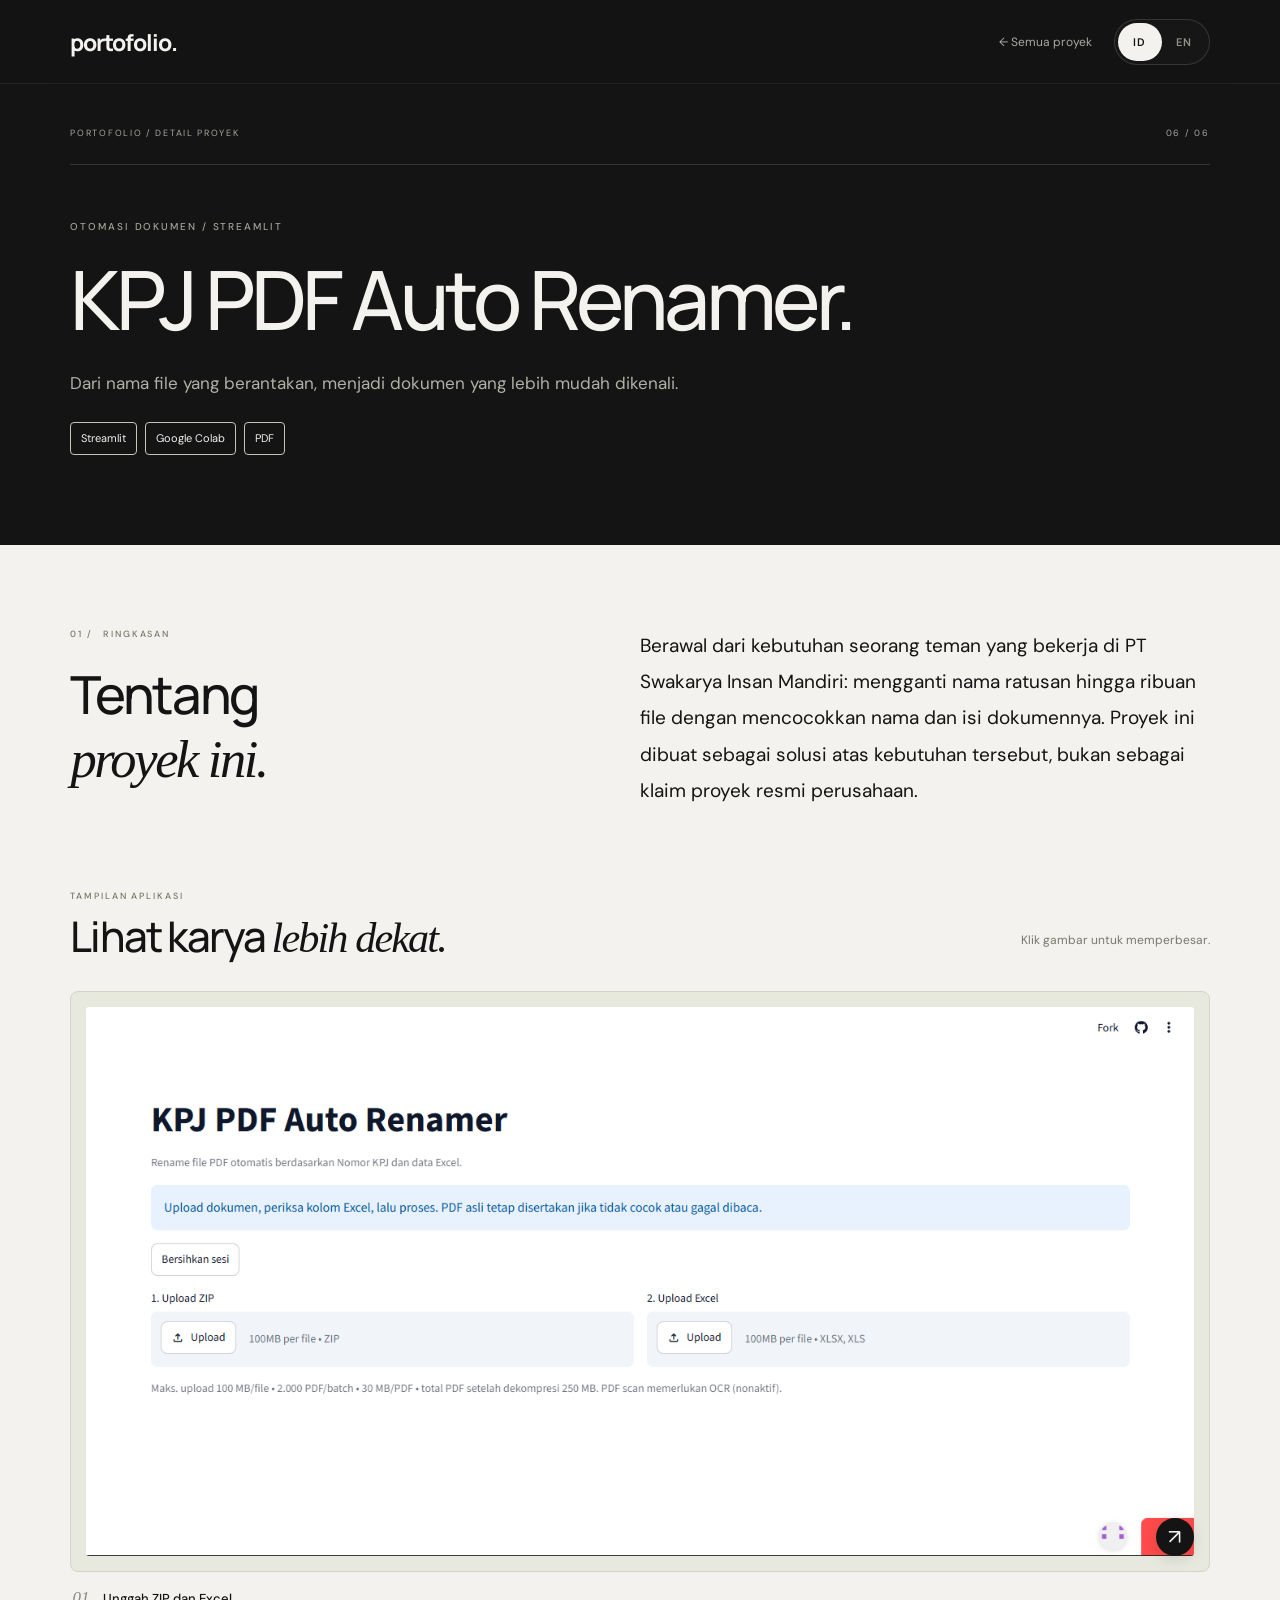
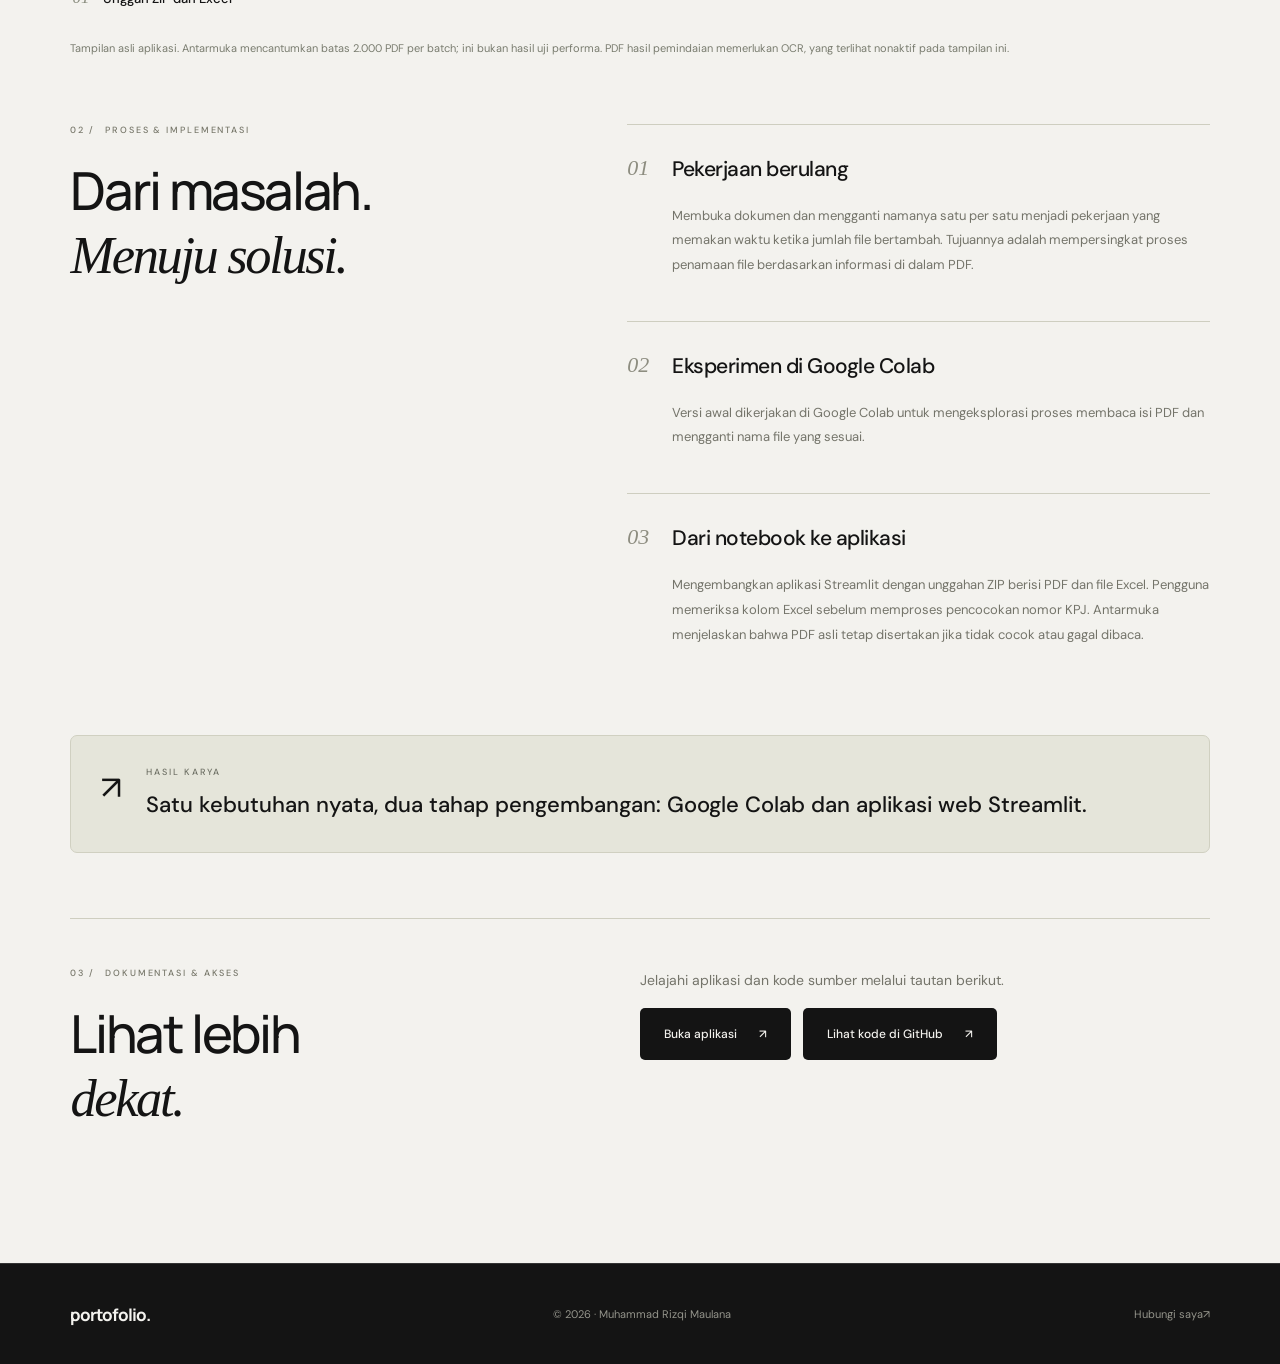
<file: kpj-pdf-auto-renamer.html>
<!doctype html><html lang="id"><head><meta charset="utf-8"><meta name="viewport" content="width=device-width,initial-scale=1"><meta name="theme-color" content="#141414"><title data-i18n="kpjTitle">KPJ PDF Auto Renamer — Muhammad Rizqi Maulana</title><link rel="icon" href="favicon.svg" type="image/svg+xml"><link rel="stylesheet" href="style.css"><link rel="stylesheet" href="project.css"><link rel="stylesheet" href="polish.css?v=2"><link rel="stylesheet" href="portfolio-content.css?v=1"><script src="project-translations.js?v=4" defer></script><script src="project.js" defer></script><script src="motion.js?v=1" defer></script><link rel="stylesheet" href="gallery.css?v=1"><script src="gallery.js?v=1" defer></script></head><body><div class="reading-progress" aria-hidden="true"></div><a class="skip" href="#utama"><span data-i18n="work165">Lewati ke konten</span></a><header class="header"><a class="brand" href="index.html"><span data-i18n="work166">portofolio.</span></a><div class="header-tools"><a class="project-back" href="index.html#karya">← <span data-i18n="work167">Semua proyek</span></a><div class="language-switch" role="group" data-language-label aria-label="Pilih bahasa"><button data-lang="id" aria-pressed="true" lang="id">ID</button><span aria-hidden="true">/</span><button data-lang="en" aria-pressed="false" lang="en">EN</button></div></div></header>
<main id="utama"><section class="case-hero section"><div class="section-label"><span data-i18n="work168">PORTOFOLIO / DETAIL PROYEK</span><span>06 / 06</span></div><p class="eyebrow case-category"><span data-i18n="kpjCategory">OTOMASI DOKUMEN / STREAMLIT</span></p><h1><span data-i18n="kpjTitle">KPJ PDF Auto Renamer</span>.</h1><p class="case-intro"><span data-i18n="kpjIntro">Dari nama file yang berantakan, menjadi dokumen yang lebih mudah dikenali.</span></p><div class="case-tech"><span>Streamlit</span><span>Google Colab</span><span>PDF</span></div></section><section class="case-body section light-section"><div class="case-overview"><div><p class="eyebrow">01 / <span data-i18n="work178">RINGKASAN</span></p><h2><span data-i18n="work179">Tentang<br><em>proyek ini.</em></span></h2></div><div><p class="large-copy"><span data-i18n="kpjContext">Berawal dari kebutuhan seorang teman yang bekerja di PT Swakarya Insan Mandiri: mengganti nama ratusan hingga ribuan file dengan mencocokkan nama dan isi dokumennya. Proyek ini dibuat sebagai solusi atas kebutuhan tersebut, bukan sebagai klaim proyek resmi perusahaan.</span></p></div></div><section class="project-gallery" aria-labelledby="gallery-title"><div class="gallery-heading"><div><p class="eyebrow"><span data-i18n="gallery10">TAMPILAN APLIKASI</span></p><h2 id="gallery-title"><span data-i18n="gallery11">Lihat karya <em>lebih dekat.</em></span></h2></div><p><span data-i18n="gallery12">Klik gambar untuk memperbesar.</span></p></div><div class="gallery-grid"><figure class="gallery-figure"><button class="gallery-trigger" type="button" aria-haspopup="dialog" aria-label="Perbesar: Unggah ZIP dan Excel" data-gallery-index="0" data-title-id="Unggah ZIP dan Excel" data-title-en="ZIP and Excel upload"><img src="assets/projects/kpj-app.png" width="1365" height="675" alt="Unggah ZIP dan Excel" data-alt-id="Unggah ZIP dan Excel" data-alt-en="ZIP and Excel upload" loading="lazy" decoding="async"><span class="image-expand" aria-hidden="true">↗</span></button><figcaption><span class="gallery-number">01</span><div><strong><span data-i18n="kpjScreenshot">Unggah ZIP dan Excel</span></strong></div></figcaption></figure></div><p class="gallery-source"><span data-i18n="kpjScreenshotNote">Tampilan asli aplikasi. Antarmuka mencantumkan batas 2.000 PDF per batch; ini bukan hasil uji performa. PDF hasil pemindaian memerlukan OCR, yang terlihat nonaktif pada tampilan ini.</span></p></section><div class="case-narrative"><aside><p class="eyebrow">02 / <span data-i18n="work187">PROSES & IMPLEMENTASI</span></p><h2><span data-i18n="work188">Dari masalah.<br><em>Menuju solusi.</em></span></h2></aside><div><article class="case-step"><span class="case-step-number">01</span><div><h3><span data-i18n="kpjProblem">Pekerjaan berulang</span></h3><p><span data-i18n="kpjProblemBody">Membuka dokumen dan mengganti namanya satu per satu menjadi pekerjaan yang memakan waktu ketika jumlah file bertambah. Tujuannya adalah mempersingkat proses penamaan file berdasarkan informasi di dalam PDF.</span></p></div></article><article class="case-step"><span class="case-step-number">02</span><div><h3><span data-i18n="kpjColab">Eksperimen di Google Colab</span></h3><p><span data-i18n="kpjColabBody">Versi awal dikerjakan di Google Colab untuk mengeksplorasi proses membaca isi PDF dan mengganti nama file yang sesuai.</span></p></div></article><article class="case-step"><span class="case-step-number">03</span><div><h3><span data-i18n="kpjApp">Dari notebook ke aplikasi</span></h3><p><span data-i18n="kpjAppBody">Mengembangkan aplikasi Streamlit dengan unggahan ZIP berisi PDF dan file Excel. Pengguna memeriksa kolom Excel sebelum memproses pencocokan nomor KPJ. Antarmuka menjelaskan bahwa PDF asli tetap disertakan jika tidak cocok atau gagal dibaca.</span></p></div></article></div></div><div class="case-outcome"><span aria-hidden="true">↗</span><div><p class="eyebrow"><span data-i18n="work195">HASIL KARYA</span></p><h3><span data-i18n="kpjOutcome">Satu kebutuhan nyata, dua tahap pengembangan: Google Colab dan aplikasi web Streamlit.</span></h3></div></div><div class="case-evidence"><div><p class="eyebrow">03 / <span data-i18n="work197">DOKUMENTASI & AKSES</span></p><h2><span data-i18n="work198">Lihat lebih<br><em>dekat.</em></span></h2></div><div><p><span data-i18n="kpjAccess">Jelajahi aplikasi dan kode sumber melalui tautan berikut.</span></p><div class="hero-actions"><a class="button dark" href="https://kpj-pdf-auto-renamer.streamlit.app/" target="_blank" rel="noopener noreferrer"><span data-i18n="kpjDemo">Buka aplikasi</span> ↗</a><a class="button dark" href="https://github.com/rizqimaulana04/KPJ-PDF-Auto-Renamer" target="_blank" rel="noopener noreferrer"><span data-i18n="kpjRepo">Lihat kode di GitHub</span> ↗</a></div></div></div></section></main><footer><a class="brand" href="index.html"><span data-i18n="work206">portofolio.</span></a><span>© <span id="year">2026</span> · Muhammad Rizqi Maulana</span><a href="index.html#kontak"><span data-i18n="work207">Hubungi saya</span> ↗</a></footer><div id="language-announcement" class="sr-only" role="status" aria-live="polite"></div><a class="back-top" href="#" aria-label="Kembali ke atas" tabindex="-1">↑</a><dialog id="image-viewer" class="image-viewer" aria-labelledby="viewer-title"><div class="viewer-toolbar"><h2 id="viewer-title"></h2><button type="button" class="viewer-close" aria-label="Tutup gambar">×</button></div><div class="viewer-stage"><img id="viewer-image" alt=""></div><div class="viewer-controls"><button type="button" class="viewer-prev" aria-label="Gambar sebelumnya">←</button><span id="viewer-counter" aria-live="polite"></span><button type="button" class="viewer-zoom" aria-label="Aktifkan atau matikan zoom 2×" aria-pressed="false">1×</button><button type="button" class="viewer-next" aria-label="Gambar berikutnya">→</button></div></dialog></body></html>
</file>
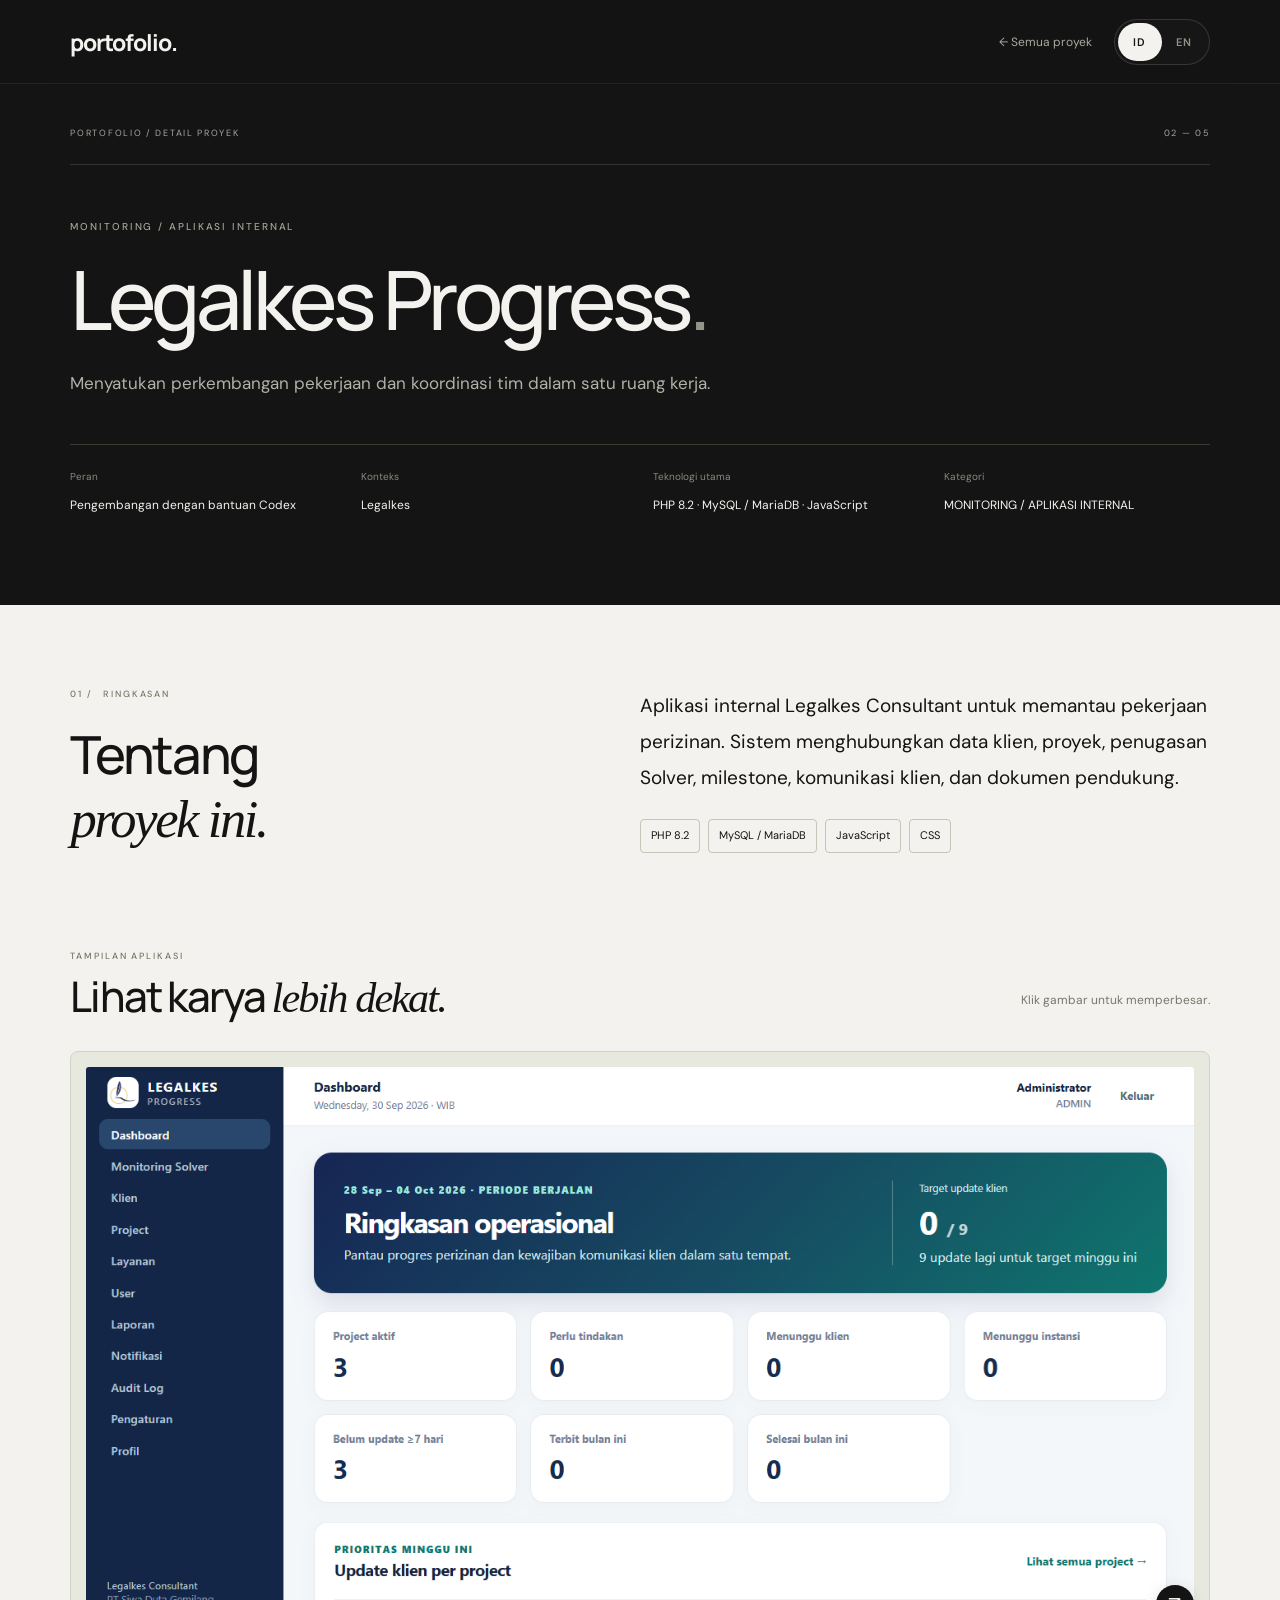
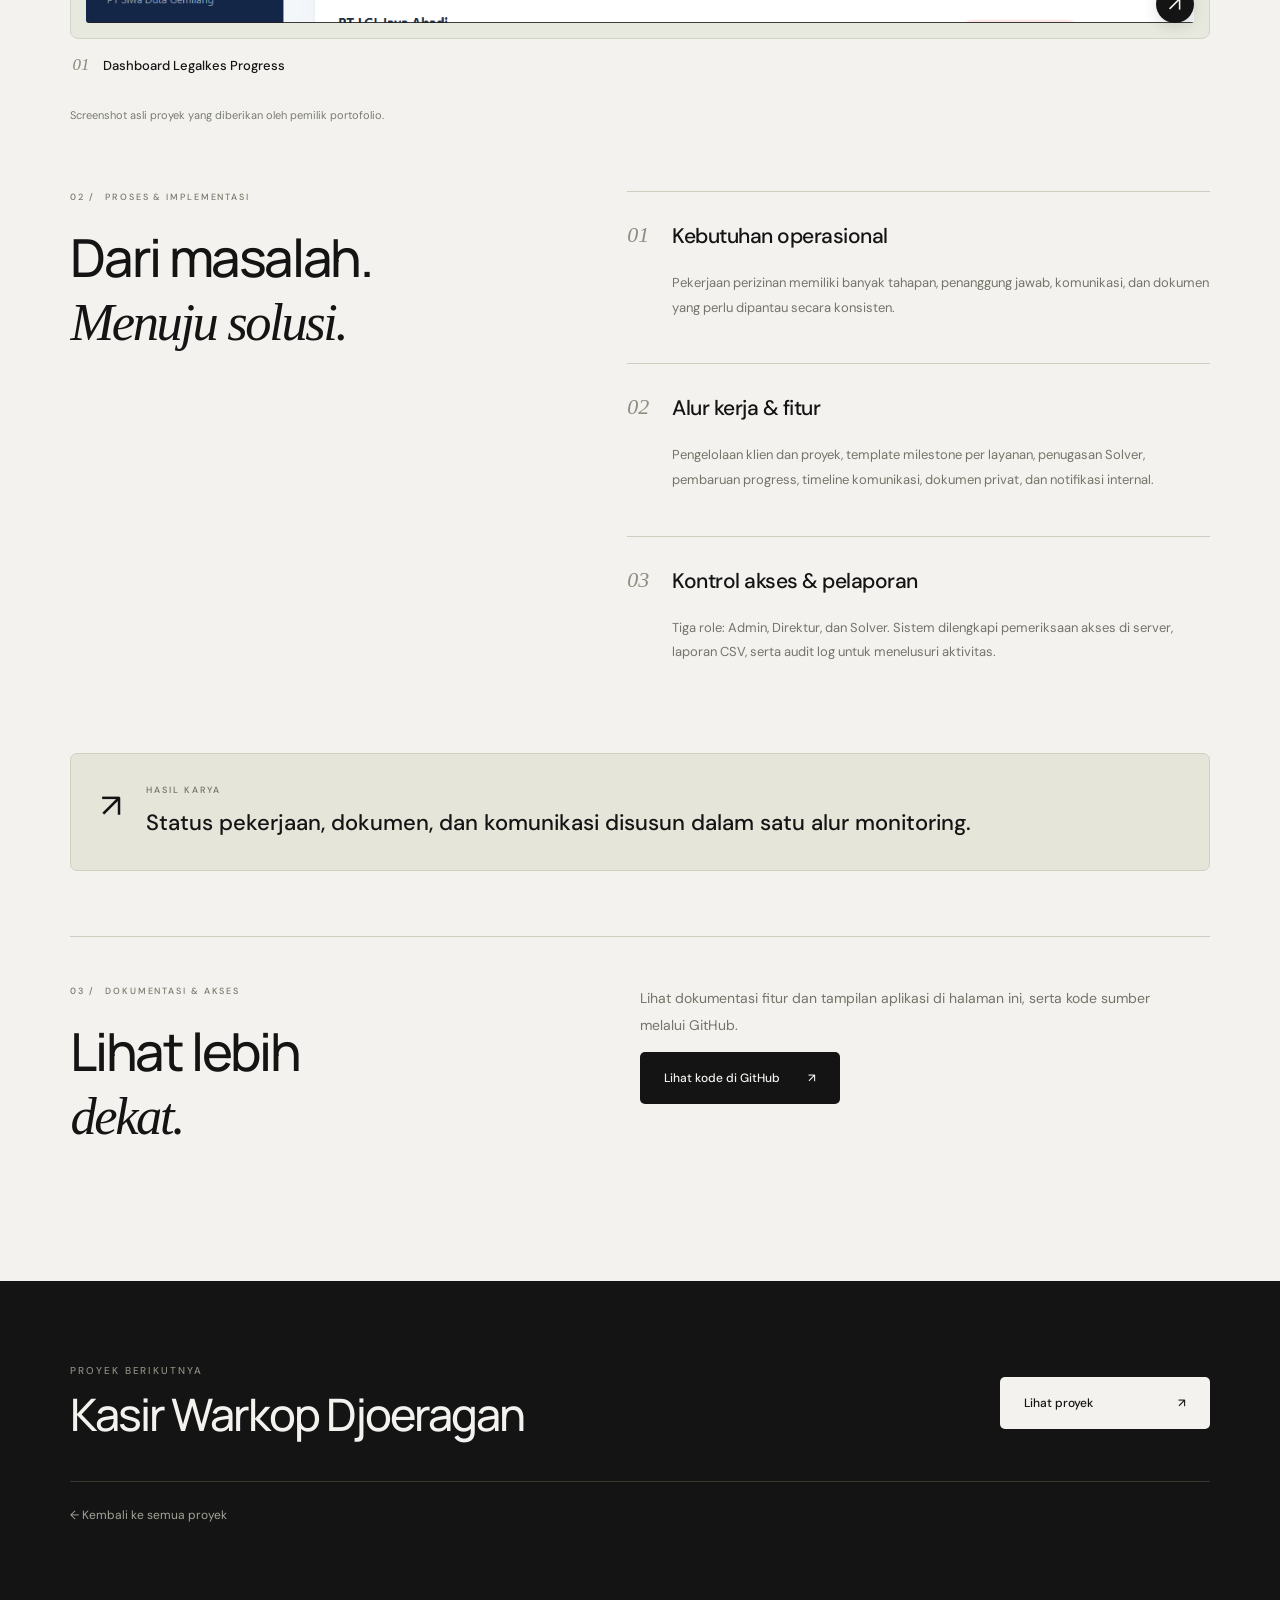
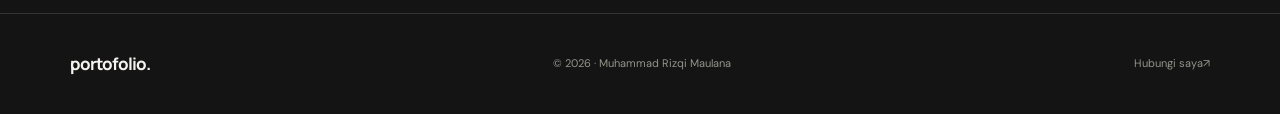
<file: legalkes-progress.html>
<!doctype html><html lang="id"><head><meta charset="utf-8"><meta name="viewport" content="width=device-width,initial-scale=1"><meta name="theme-color" content="#141414"><title data-i18n="title1">Legalkes Progress — Muhammad Rizqi Maulana</title><link rel="icon" href="favicon.svg" type="image/svg+xml"><link rel="stylesheet" href="style.css"><link rel="stylesheet" href="project.css"><link rel="stylesheet" href="polish.css?v=2"><link rel="stylesheet" href="portfolio-content.css?v=1"><script src="project-translations.js?v=4" defer></script><script src="project.js" defer></script><script src="motion.js?v=1" defer></script><link rel="stylesheet" href="gallery.css?v=1"><script src="gallery.js?v=1" defer></script></head><body><div class="reading-progress" aria-hidden="true"></div><a class="skip" href="#utama"><span data-i18n="work79">Lewati ke konten</span></a><header class="header"><a class="brand" href="index.html"><span data-i18n="work80">portofolio.</span></a><div class="header-tools"><a class="project-back" href="index.html#karya">← <span data-i18n="work81">Semua proyek</span></a><div class="language-switch" role="group" data-language-label aria-label="Pilih bahasa"><button data-lang="id" aria-pressed="true" lang="id">ID</button><span aria-hidden="true">/</span><button data-lang="en" aria-pressed="false" lang="en">EN</button></div></div></header>
<main id="utama"><section class="case-hero section"><div class="section-label"><span><span data-i18n="work82">PORTOFOLIO / DETAIL PROYEK</span></span><span>02 — 05</span></div><p class="eyebrow case-category"><span data-i18n="work83">MONITORING / APLIKASI INTERNAL</span></p><h1><span data-i18n="work84">Legalkes Progress</span><span class="period">.</span></h1><p class="case-intro"><span data-i18n="work85">Menyatukan perkembangan pekerjaan dan koordinasi tim dalam satu ruang kerja.</span></p><dl class="case-facts"><div><dt><span data-i18n="work86">Peran</span></dt><dd><span data-i18n="work87">Pengembangan dengan bantuan Codex</span></dd></div><div><dt><span data-i18n="work88">Konteks</span></dt><dd>Legalkes</dd></div><div><dt><span data-i18n="work89">Teknologi utama</span></dt><dd>PHP 8.2 · MySQL / MariaDB · JavaScript</dd></div><div><dt><span data-i18n="work90">Kategori</span></dt><dd><span data-i18n="work91">MONITORING / APLIKASI INTERNAL</span></dd></div></dl></section>
<section class="case-body section light-section"><div class="case-overview"><div><p class="eyebrow">01 / <span data-i18n="work92">RINGKASAN</span></p><h2><span data-i18n="work93">Tentang<br><em>proyek ini.</em></span></h2></div><div><p class="large-copy"><span data-i18n="work94">Aplikasi internal Legalkes Consultant untuk memantau pekerjaan perizinan. Sistem menghubungkan data klien, proyek, penugasan Solver, milestone, komunikasi klien, dan dokumen pendukung.</span></p><div class="case-tech"><span>PHP 8.2</span><span>MySQL / MariaDB</span><span>JavaScript</span><span>CSS</span></div></div></div><section class="project-gallery" aria-labelledby="gallery-title"><div class="gallery-heading"><div><p class="eyebrow"><span data-i18n="gallery5">TAMPILAN APLIKASI</span></p><h2 id="gallery-title"><span data-i18n="gallery6">Lihat karya <em>lebih dekat.</em></span></h2></div><p><span data-i18n="gallery7">Klik gambar untuk memperbesar.</span></p></div><div class="gallery-grid"><figure class="gallery-figure"><button class="gallery-trigger" type="button" aria-haspopup="dialog" aria-label="Perbesar: Dashboard Legalkes Progress" data-gallery-index="0" data-title-id="Dashboard Legalkes Progress" data-title-en="Legalkes Progress dashboard"><img src="assets/projects/progress-dashboard.png" width="1347" height="676" alt="Dashboard Legalkes Progress" data-alt-id="Dashboard Legalkes Progress" data-alt-en="Legalkes Progress dashboard" loading="lazy" decoding="async"><span class="image-expand" aria-hidden="true">↗</span></button><figcaption><span class="gallery-number">01</span><div><strong><span data-i18n="gallery8">Dashboard Legalkes Progress</span></strong></div></figcaption></figure></div><p class="gallery-source"><span data-i18n="gallery9">Screenshot asli proyek yang diberikan oleh pemilik portofolio.</span></p></section><div class="case-narrative"><aside><p class="eyebrow">02 / <span data-i18n="work100">PROSES & IMPLEMENTASI</span></p><h2><span data-i18n="work101">Dari masalah.<br><em>Menuju solusi.</em></span></h2></aside><div><article class="case-step"><span class="case-step-number">01</span><div><h3><span data-i18n="work102">Kebutuhan operasional</span></h3><p><span data-i18n="work103">Pekerjaan perizinan memiliki banyak tahapan, penanggung jawab, komunikasi, dan dokumen yang perlu dipantau secara konsisten.</span></p></div></article><article class="case-step"><span class="case-step-number">02</span><div><h3><span data-i18n="work104">Alur kerja & fitur</span></h3><p><span data-i18n="work105">Pengelolaan klien dan proyek, template milestone per layanan, penugasan Solver, pembaruan progress, timeline komunikasi, dokumen privat, dan notifikasi internal.</span></p></div></article><article class="case-step"><span class="case-step-number">03</span><div><h3><span data-i18n="work106">Kontrol akses & pelaporan</span></h3><p><span data-i18n="work107">Tiga role: Admin, Direktur, dan Solver. Sistem dilengkapi pemeriksaan akses di server, laporan CSV, serta audit log untuk menelusuri aktivitas.</span></p></div></article></div></div><div class="case-outcome"><span aria-hidden="true">↗</span><div><p class="eyebrow"><span data-i18n="work108">HASIL KARYA</span></p><h3><span data-i18n="work109">Status pekerjaan, dokumen, dan komunikasi disusun dalam satu alur monitoring.</span></h3></div></div>
<div class="case-evidence"><div><p class="eyebrow">03 / <span data-i18n="work110">DOKUMENTASI & AKSES</span></p><h2><span data-i18n="work111">Lihat lebih<br><em>dekat.</em></span></h2></div><div><p><span data-i18n="work112">Lihat dokumentasi fitur dan tampilan aplikasi di halaman ini, serta kode sumber melalui GitHub.</span></p><a class="button dark" href="https://github.com/rizqimaulana04/legalkes-progress" target="_blank" rel="noopener noreferrer"><span data-i18n="repoLink">Lihat kode di GitHub</span> ↗</a></div></div></section>
<section class="case-next section"><div><p class="eyebrow"><span data-i18n="work116">PROYEK BERIKUTNYA</span></p><h2><span data-i18n="work117">Kasir Warkop Djoeragan</span></h2></div><a class="button light" href="kasir-warkop-djoeragan.html"><span data-i18n="work118">Lihat proyek</span> ↗</a><a class="case-all" href="index.html#karya">← <span data-i18n="work119">Kembali ke semua proyek</span></a></section></main><footer><a class="brand" href="index.html"><span data-i18n="work120">portofolio.</span></a><span>© <span id="year">2026</span> · Muhammad Rizqi Maulana</span><a href="index.html#kontak"><span data-i18n="work121">Hubungi saya</span> ↗</a></footer><div id="language-announcement" class="sr-only" role="status" aria-live="polite"></div><a class="back-top" href="#" aria-label="Kembali ke atas" tabindex="-1">↑</a><dialog id="image-viewer" class="image-viewer" aria-labelledby="viewer-title"><div class="viewer-toolbar"><h2 id="viewer-title"></h2><button type="button" class="viewer-close" aria-label="Tutup gambar">×</button></div><div class="viewer-stage"><img id="viewer-image" alt=""></div><div class="viewer-controls"><button type="button" class="viewer-prev" aria-label="Gambar sebelumnya">←</button><span id="viewer-counter" aria-live="polite"></span><button type="button" class="viewer-zoom" aria-label="Aktifkan atau matikan zoom 2×" aria-pressed="false">1×</button><button type="button" class="viewer-next" aria-label="Gambar berikutnya">→</button></div></dialog></body></html>
</file>
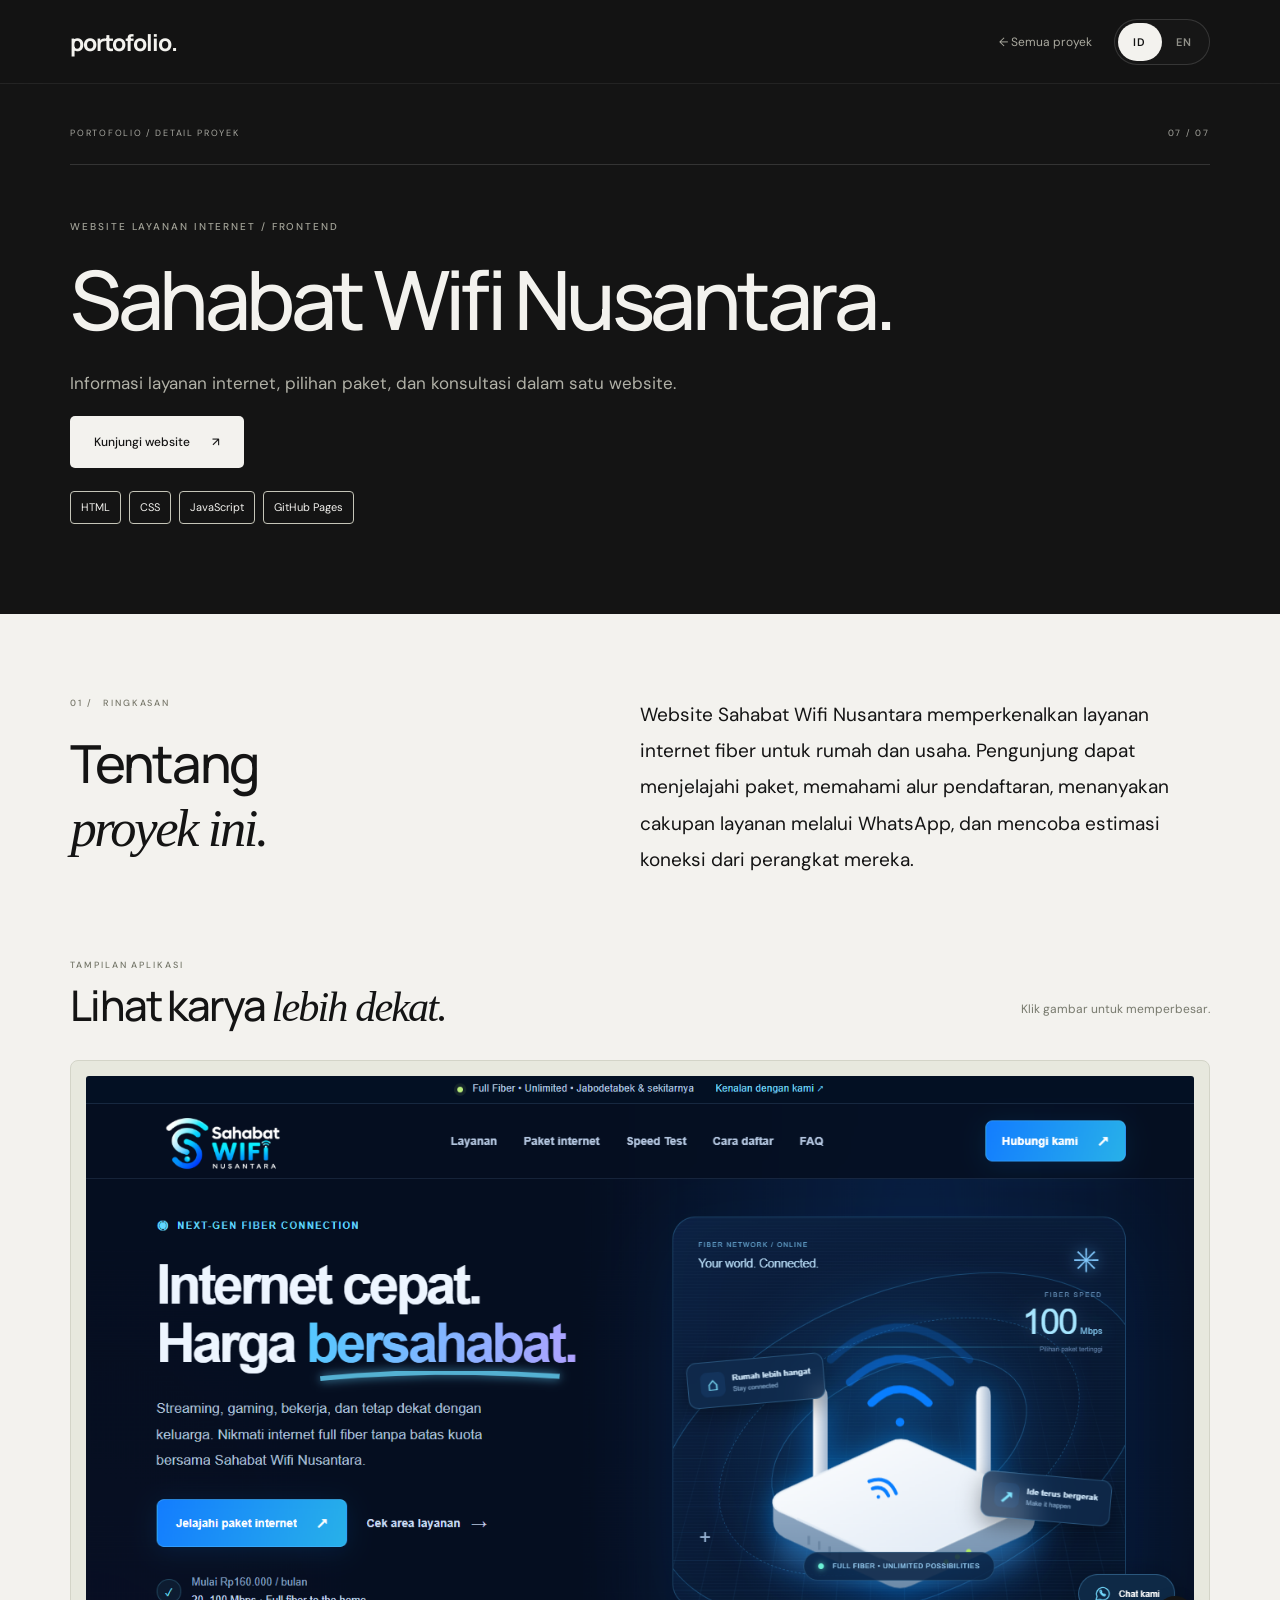
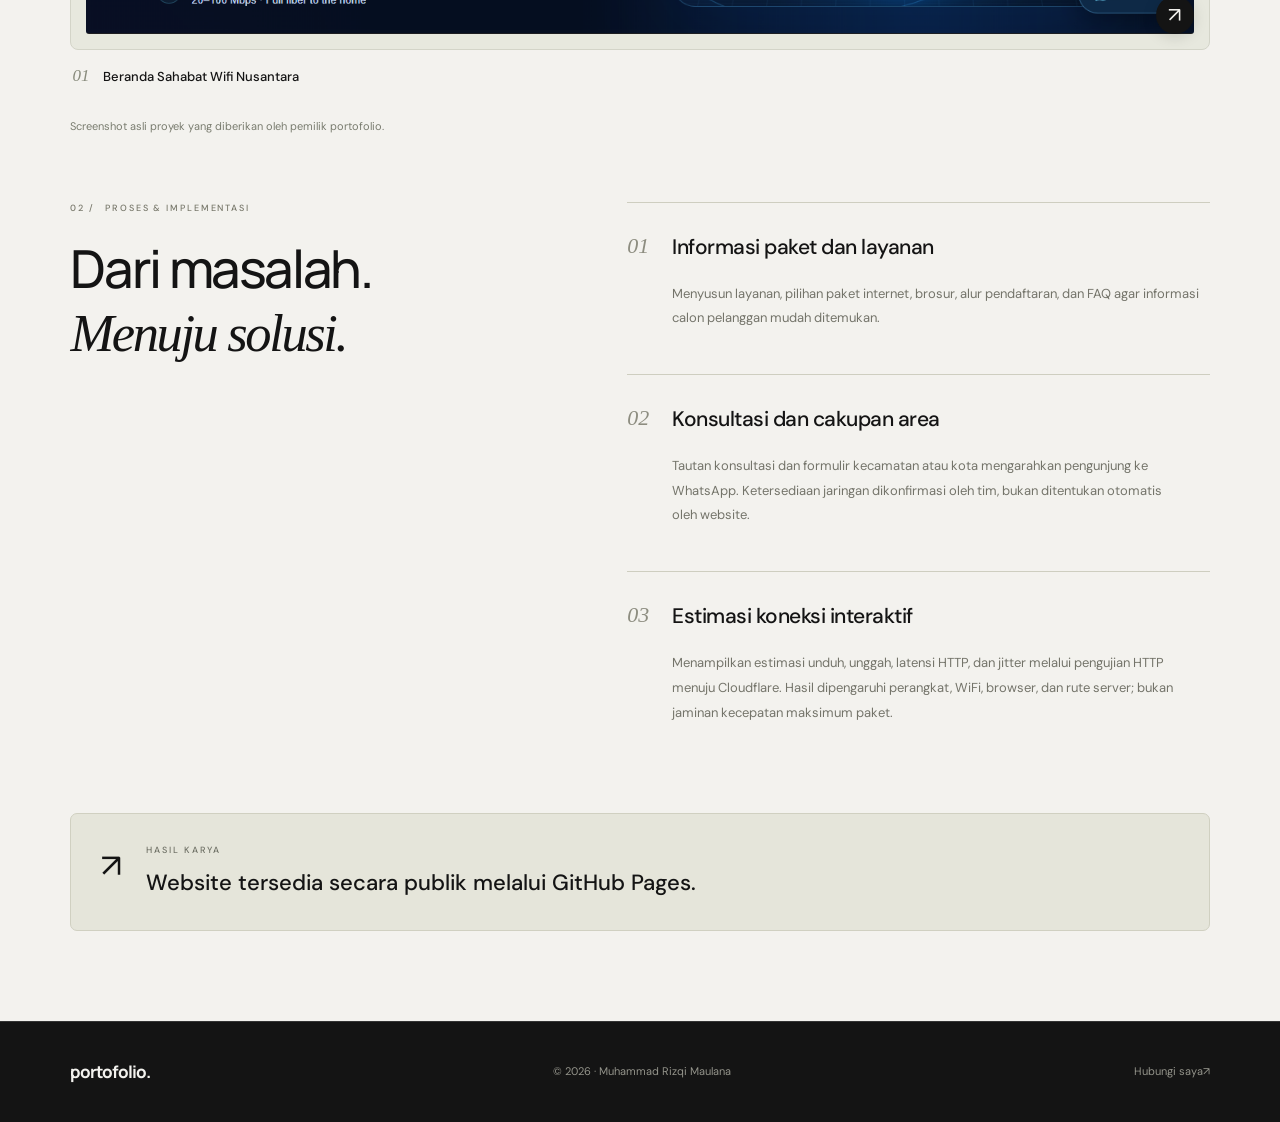
<file: sahabat-wifi-nusantara.html>
<!doctype html><html lang="id"><head><meta charset="utf-8"><meta name="viewport" content="width=device-width,initial-scale=1"><meta name="theme-color" content="#141414"><title data-i18n="swTitle">Sahabat Wifi Nusantara — Muhammad Rizqi Maulana</title><link rel="icon" href="favicon.svg" type="image/svg+xml"><link rel="stylesheet" href="style.css"><link rel="stylesheet" href="project.css"><link rel="stylesheet" href="polish.css?v=2"><link rel="stylesheet" href="portfolio-content.css?v=6"><script src="project-translations.js?v=6" defer></script><script src="project.js" defer></script><script src="motion.js?v=1" defer></script><link rel="stylesheet" href="gallery.css?v=1"><script src="gallery.js?v=1" defer></script></head><body><div class="reading-progress" aria-hidden="true"></div><a class="skip" href="#utama"><span data-i18n="work165">Lewati ke konten</span></a><header class="header"><a class="brand" href="index.html"><span data-i18n="work166">portofolio.</span></a><div class="header-tools"><a class="project-back" href="index.html#karya">← <span data-i18n="work167">Semua proyek</span></a><div class="language-switch" role="group" data-language-label aria-label="Pilih bahasa"><button data-lang="id" aria-pressed="true" lang="id">ID</button><span aria-hidden="true">/</span><button data-lang="en" aria-pressed="false" lang="en">EN</button></div></div></header>
<main id="utama"><section class="case-hero section"><div class="section-label"><span data-i18n="work168">PORTOFOLIO / DETAIL PROYEK</span><span>07 / 07</span></div><p class="eyebrow case-category"><span data-i18n="swCategory">WEBSITE LAYANAN INTERNET / FRONTEND</span></p><h1><span data-i18n="swTitle">Sahabat Wifi Nusantara</span>.</h1><p class="case-intro"><span data-i18n="swIntro">Informasi layanan internet, pilihan paket, dan konsultasi dalam satu website.</span></p><div class="hero-actions"><a class="button light" href="https://rizqimaulana04.github.io/sahabat-wifi-nusantara/" target="_blank" rel="noopener noreferrer"><span data-i18n="work200">Kunjungi website</span> ↗</a></div><div class="case-tech"><span>HTML</span><span>CSS</span><span>JavaScript</span><span>GitHub Pages</span></div></section><section class="case-body section light-section"><div class="case-overview"><div><p class="eyebrow">01 / <span data-i18n="work178">RINGKASAN</span></p><h2><span data-i18n="work179">Tentang<br><em>proyek ini.</em></span></h2></div><p class="large-copy"><span data-i18n="swOverview">Website Sahabat Wifi Nusantara memperkenalkan layanan internet fiber untuk rumah dan usaha. Pengunjung dapat menjelajahi paket, memahami alur pendaftaran, menanyakan cakupan layanan melalui WhatsApp, dan mencoba estimasi koneksi dari perangkat mereka.</span></p></div><section class="project-gallery" aria-labelledby="gallery-title"><div class="gallery-heading"><div><p class="eyebrow"><span data-i18n="gallery10">TAMPILAN APLIKASI</span></p><h2 id="gallery-title"><span data-i18n="gallery11">Lihat karya <em>lebih dekat.</em></span></h2></div><p><span data-i18n="gallery12">Klik gambar untuk memperbesar.</span></p></div><div class="gallery-grid"><figure class="gallery-figure"><button class="gallery-trigger" type="button" aria-haspopup="dialog" aria-label="Perbesar: Beranda Sahabat Wifi Nusantara" data-gallery-index="0" data-title-id="Beranda Sahabat Wifi Nusantara" data-title-en="Sahabat Wifi Nusantara homepage"><img src="assets/projects/sahabat-wifi-home.png" width="1349" height="679" alt="Beranda Sahabat Wifi Nusantara" data-alt-id="Beranda Sahabat Wifi Nusantara" data-alt-en="Sahabat Wifi Nusantara homepage" loading="lazy" decoding="async"><span class="image-expand" aria-hidden="true">↗</span></button><figcaption><span class="gallery-number">01</span><div><strong><span data-i18n="swScreenshot">Beranda Sahabat Wifi Nusantara</span></strong></div></figcaption></figure></div><p class="gallery-source"><span data-i18n="gallery14">Screenshot asli proyek yang diberikan oleh pemilik portofolio.</span></p></section><div class="case-narrative"><aside><p class="eyebrow">02 / <span data-i18n="work187">PROSES & IMPLEMENTASI</span></p><h2><span data-i18n="work188">Dari masalah.<br><em>Menuju solusi.</em></span></h2></aside><div><article class="case-step"><span class="case-step-number">01</span><div><h3><span data-i18n="swOne">Informasi paket dan layanan</span></h3><p><span data-i18n="swOneBody">Menyusun layanan, pilihan paket internet, brosur, alur pendaftaran, dan FAQ agar informasi calon pelanggan mudah ditemukan.</span></p></div></article><article class="case-step"><span class="case-step-number">02</span><div><h3><span data-i18n="swTwo">Konsultasi dan cakupan area</span></h3><p><span data-i18n="swTwoBody">Tautan konsultasi dan formulir kecamatan atau kota mengarahkan pengunjung ke WhatsApp. Ketersediaan jaringan dikonfirmasi oleh tim, bukan ditentukan otomatis oleh website.</span></p></div></article><article class="case-step"><span class="case-step-number">03</span><div><h3><span data-i18n="swThree">Estimasi koneksi interaktif</span></h3><p><span data-i18n="swThreeBody">Menampilkan estimasi unduh, unggah, latensi HTTP, dan jitter melalui pengujian HTTP menuju Cloudflare. Hasil dipengaruhi perangkat, WiFi, browser, dan rute server; bukan jaminan kecepatan maksimum paket.</span></p></div></article></div></div><div class="case-outcome"><span aria-hidden="true">↗</span><div><p class="eyebrow"><span data-i18n="work195">HASIL KARYA</span></p><h3><span data-i18n="swOutcome">Website tersedia secara publik melalui GitHub Pages.</span></h3></div></div></section></main><footer><a class="brand" href="index.html"><span data-i18n="work206">portofolio.</span></a><span>© <span id="year">2026</span> · Muhammad Rizqi Maulana</span><a href="index.html#kontak"><span data-i18n="work207">Hubungi saya</span> ↗</a></footer><div id="language-announcement" class="sr-only" role="status" aria-live="polite"></div><a class="back-top" href="#" aria-label="Kembali ke atas" tabindex="-1">↑</a><dialog id="image-viewer" class="image-viewer" aria-labelledby="viewer-title"><div class="viewer-toolbar"><h2 id="viewer-title"></h2><button type="button" class="viewer-close" aria-label="Tutup gambar">×</button></div><div class="viewer-stage"><img id="viewer-image" alt=""></div><div class="viewer-controls"><button type="button" class="viewer-prev" aria-label="Gambar sebelumnya">←</button><span id="viewer-counter" aria-live="polite"></span><button type="button" class="viewer-zoom" aria-label="Aktifkan atau matikan zoom 2×" aria-pressed="false">1×</button><button type="button" class="viewer-next" aria-label="Gambar berikutnya">→</button></div></dialog></body></html>
</file>
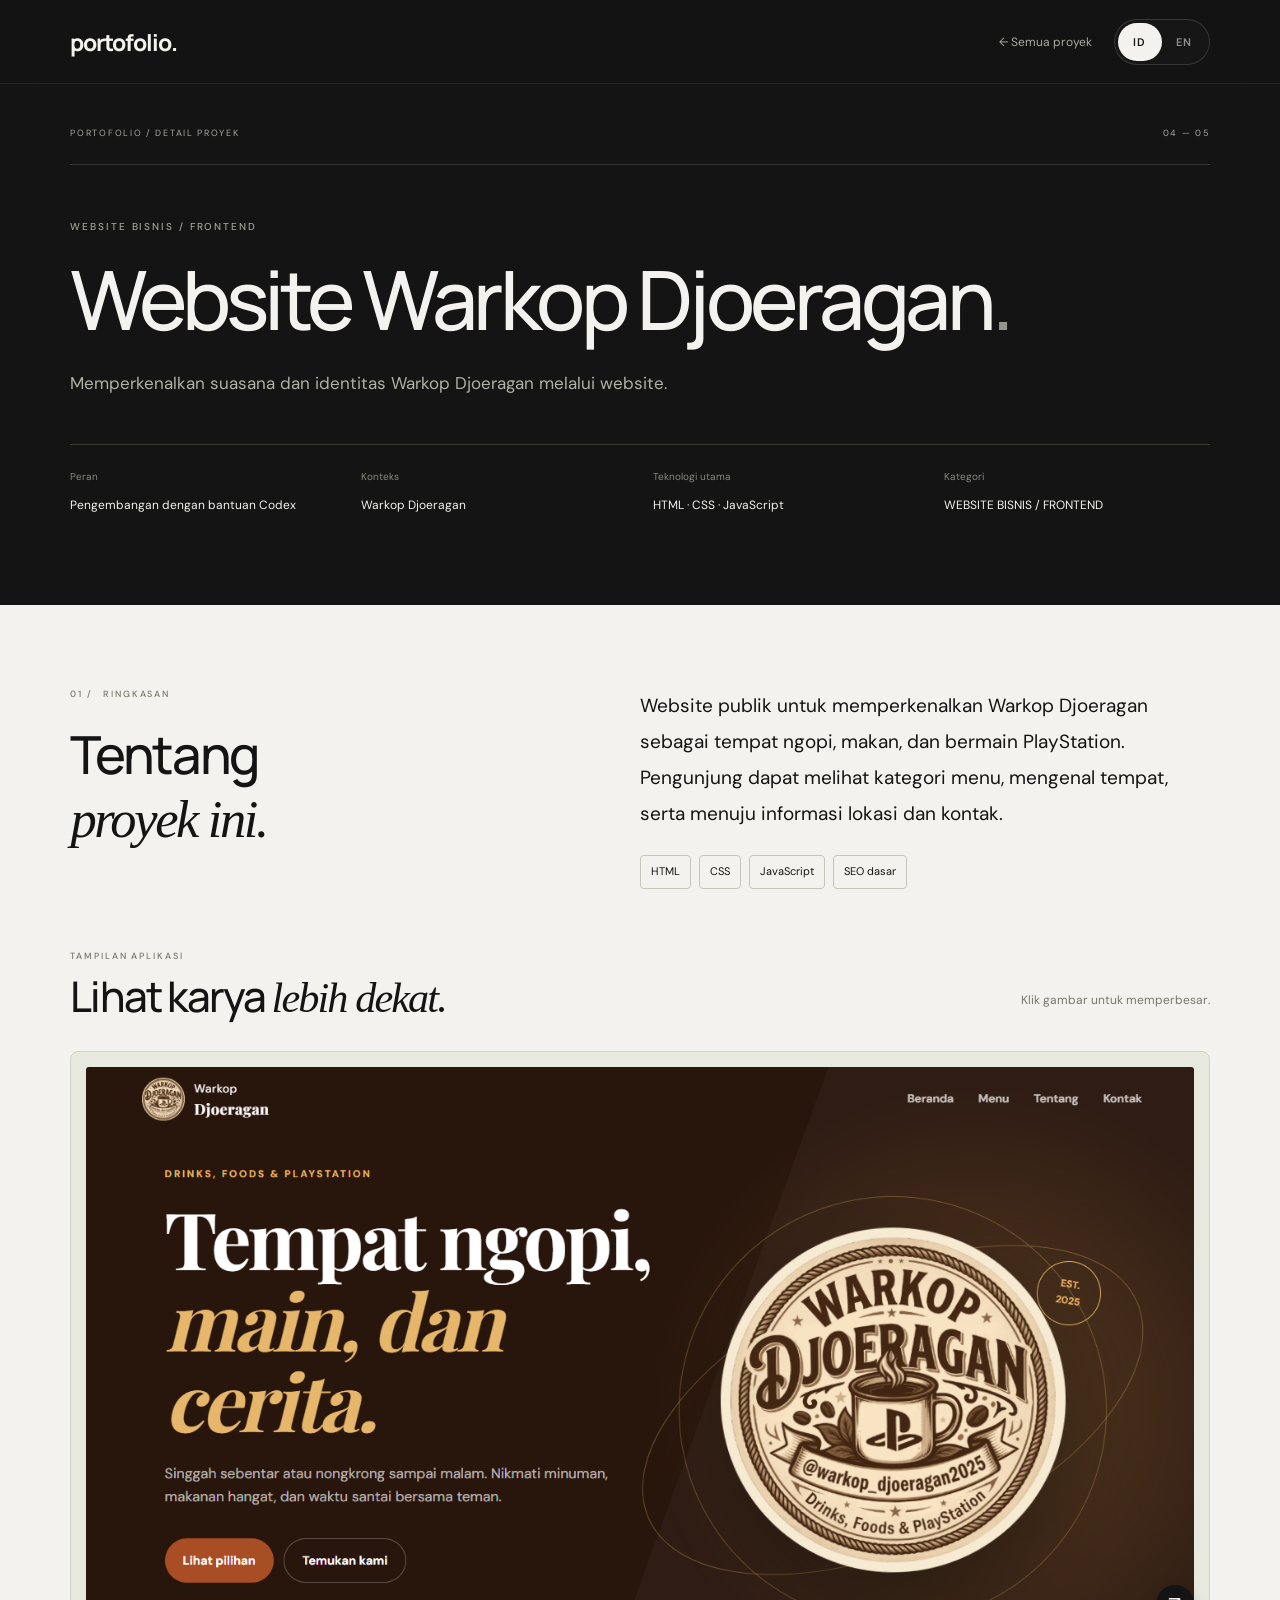
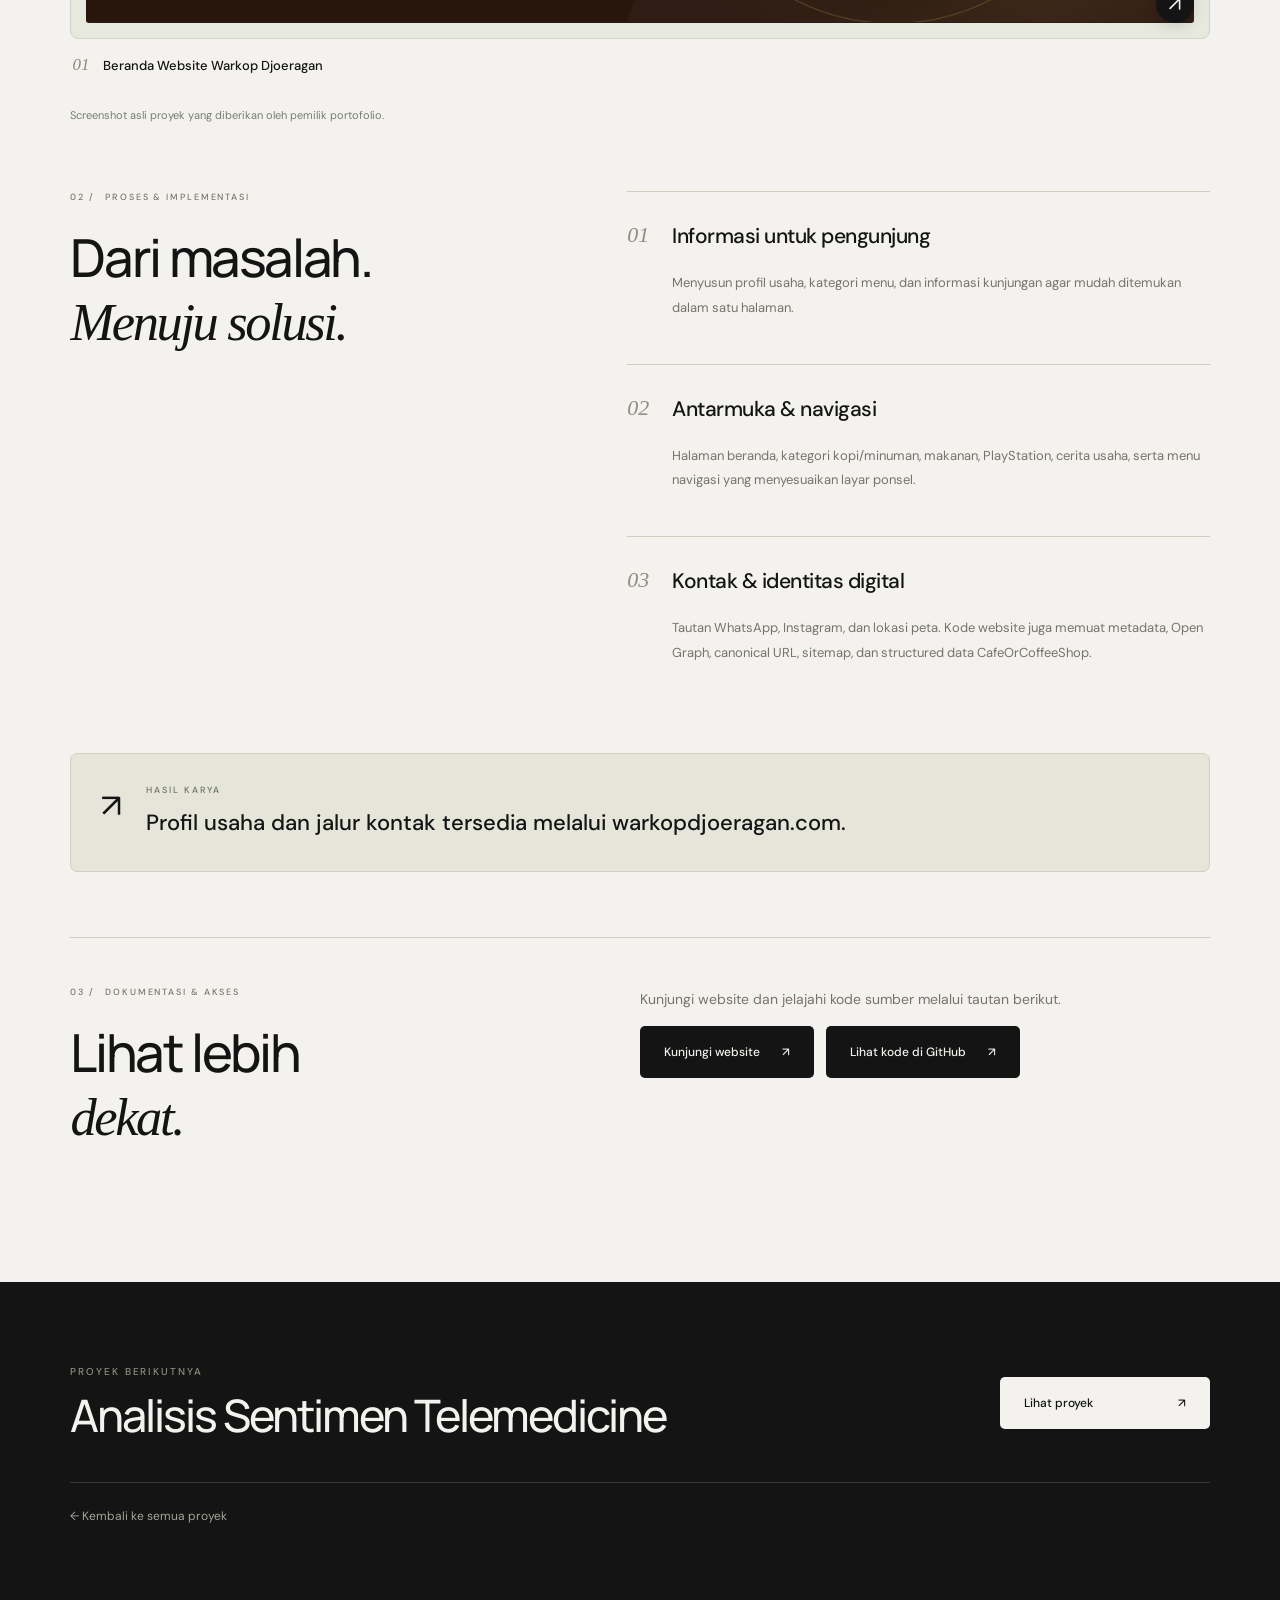
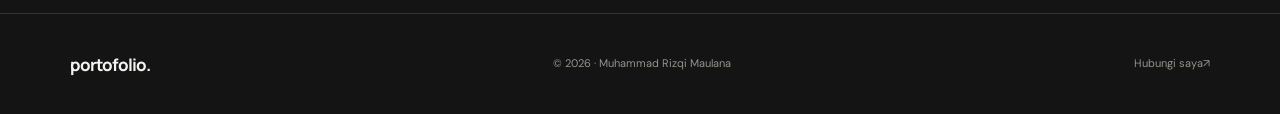
<file: website-warkop-djoeragan.html>
<!doctype html><html lang="id"><head><meta charset="utf-8"><meta name="viewport" content="width=device-width,initial-scale=1"><meta name="theme-color" content="#141414"><title data-i18n="title3">Website Warkop Djoeragan — Muhammad Rizqi Maulana</title><link rel="icon" href="favicon.svg" type="image/svg+xml"><link rel="stylesheet" href="style.css"><link rel="stylesheet" href="project.css"><link rel="stylesheet" href="polish.css?v=2"><link rel="stylesheet" href="portfolio-content.css?v=1"><script src="project-translations.js?v=4" defer></script><script src="project.js" defer></script><script src="motion.js?v=1" defer></script><link rel="stylesheet" href="gallery.css?v=1"><script src="gallery.js?v=1" defer></script></head><body><div class="reading-progress" aria-hidden="true"></div><a class="skip" href="#utama"><span data-i18n="work165">Lewati ke konten</span></a><header class="header"><a class="brand" href="index.html"><span data-i18n="work166">portofolio.</span></a><div class="header-tools"><a class="project-back" href="index.html#karya">← <span data-i18n="work167">Semua proyek</span></a><div class="language-switch" role="group" data-language-label aria-label="Pilih bahasa"><button data-lang="id" aria-pressed="true" lang="id">ID</button><span aria-hidden="true">/</span><button data-lang="en" aria-pressed="false" lang="en">EN</button></div></div></header>
<main id="utama"><section class="case-hero section"><div class="section-label"><span><span data-i18n="work168">PORTOFOLIO / DETAIL PROYEK</span></span><span>04 — 05</span></div><p class="eyebrow case-category"><span data-i18n="work169">WEBSITE BISNIS / FRONTEND</span></p><h1><span data-i18n="work170">Website Warkop Djoeragan</span><span class="period">.</span></h1><p class="case-intro"><span data-i18n="work171">Memperkenalkan suasana dan identitas Warkop Djoeragan melalui website.</span></p><dl class="case-facts"><div><dt><span data-i18n="work172">Peran</span></dt><dd><span data-i18n="work173">Pengembangan dengan bantuan Codex</span></dd></div><div><dt><span data-i18n="work174">Konteks</span></dt><dd>Warkop Djoeragan</dd></div><div><dt><span data-i18n="work175">Teknologi utama</span></dt><dd>HTML · CSS · JavaScript</dd></div><div><dt><span data-i18n="work176">Kategori</span></dt><dd><span data-i18n="work177">WEBSITE BISNIS / FRONTEND</span></dd></div></dl></section>
<section class="case-body section light-section"><div class="case-overview"><div><p class="eyebrow">01 / <span data-i18n="work178">RINGKASAN</span></p><h2><span data-i18n="work179">Tentang<br><em>proyek ini.</em></span></h2></div><div><p class="large-copy"><span data-i18n="work180">Website publik untuk memperkenalkan Warkop Djoeragan sebagai tempat ngopi, makan, dan bermain PlayStation. Pengunjung dapat melihat kategori menu, mengenal tempat, serta menuju informasi lokasi dan kontak.</span></p><div class="case-tech"><span>HTML</span><span>CSS</span><span>JavaScript</span><span><span data-i18n="work181">SEO dasar</span></span></div></div></div><section class="project-gallery" aria-labelledby="gallery-title"><div class="gallery-heading"><div><p class="eyebrow"><span data-i18n="gallery10">TAMPILAN APLIKASI</span></p><h2 id="gallery-title"><span data-i18n="gallery11">Lihat karya <em>lebih dekat.</em></span></h2></div><p><span data-i18n="gallery12">Klik gambar untuk memperbesar.</span></p></div><div class="gallery-grid"><figure class="gallery-figure"><button class="gallery-trigger" type="button" aria-haspopup="dialog" aria-label="Perbesar: Beranda Website Warkop Djoeragan" data-gallery-index="0" data-title-id="Beranda Website Warkop Djoeragan" data-title-en="Warkop Djoeragan website homepage"><img src="assets/projects/warkop-website.png" width="1346" height="676" alt="Beranda Website Warkop Djoeragan" data-alt-id="Beranda Website Warkop Djoeragan" data-alt-en="Warkop Djoeragan website homepage" loading="lazy" decoding="async"><span class="image-expand" aria-hidden="true">↗</span></button><figcaption><span class="gallery-number">01</span><div><strong><span data-i18n="gallery13">Beranda Website Warkop Djoeragan</span></strong></div></figcaption></figure></div><p class="gallery-source"><span data-i18n="gallery14">Screenshot asli proyek yang diberikan oleh pemilik portofolio.</span></p></section><div class="case-narrative"><aside><p class="eyebrow">02 / <span data-i18n="work187">PROSES & IMPLEMENTASI</span></p><h2><span data-i18n="work188">Dari masalah.<br><em>Menuju solusi.</em></span></h2></aside><div><article class="case-step"><span class="case-step-number">01</span><div><h3><span data-i18n="work189">Informasi untuk pengunjung</span></h3><p><span data-i18n="work190">Menyusun profil usaha, kategori menu, dan informasi kunjungan agar mudah ditemukan dalam satu halaman.</span></p></div></article><article class="case-step"><span class="case-step-number">02</span><div><h3><span data-i18n="work191">Antarmuka & navigasi</span></h3><p><span data-i18n="work192">Halaman beranda, kategori kopi/minuman, makanan, PlayStation, cerita usaha, serta menu navigasi yang menyesuaikan layar ponsel.</span></p></div></article><article class="case-step"><span class="case-step-number">03</span><div><h3><span data-i18n="work193">Kontak & identitas digital</span></h3><p><span data-i18n="work194">Tautan WhatsApp, Instagram, dan lokasi peta. Kode website juga memuat metadata, Open Graph, canonical URL, sitemap, dan structured data CafeOrCoffeeShop.</span></p></div></article></div></div><div class="case-outcome"><span aria-hidden="true">↗</span><div><p class="eyebrow"><span data-i18n="work195">HASIL KARYA</span></p><h3><span data-i18n="work196">Profil usaha dan jalur kontak tersedia melalui warkopdjoeragan.com.</span></h3></div></div>
<div class="case-evidence"><div><p class="eyebrow">03 / <span data-i18n="work197">DOKUMENTASI & AKSES</span></p><h2><span data-i18n="work198">Lihat lebih<br><em>dekat.</em></span></h2></div><div><p><span data-i18n="work199">Kunjungi website dan jelajahi kode sumber melalui tautan berikut.</span></p><div class="hero-actions"><a class="button dark" href="https://warkopdjoeragan.com/" target="_blank" rel="noopener noreferrer"><span data-i18n="work200">Kunjungi website</span> ↗</a><a class="button dark" href="https://github.com/rizqimaulana04/website-warkop-djoeragan" target="_blank" rel="noopener noreferrer"><span data-i18n="repoLink">Lihat kode di GitHub</span> ↗</a></div></div></div></section>
<section class="case-next section"><div><p class="eyebrow"><span data-i18n="work202">PROYEK BERIKUTNYA</span></p><h2><span data-i18n="work203">Analisis Sentimen Telemedicine</span></h2></div><a class="button light" href="academic.html"><span data-i18n="work204">Lihat proyek</span> ↗</a><a class="case-all" href="index.html#karya">← <span data-i18n="work205">Kembali ke semua proyek</span></a></section></main><footer><a class="brand" href="index.html"><span data-i18n="work206">portofolio.</span></a><span>© <span id="year">2026</span> · Muhammad Rizqi Maulana</span><a href="index.html#kontak"><span data-i18n="work207">Hubungi saya</span> ↗</a></footer><div id="language-announcement" class="sr-only" role="status" aria-live="polite"></div><a class="back-top" href="#" aria-label="Kembali ke atas" tabindex="-1">↑</a><dialog id="image-viewer" class="image-viewer" aria-labelledby="viewer-title"><div class="viewer-toolbar"><h2 id="viewer-title"></h2><button type="button" class="viewer-close" aria-label="Tutup gambar">×</button></div><div class="viewer-stage"><img id="viewer-image" alt=""></div><div class="viewer-controls"><button type="button" class="viewer-prev" aria-label="Gambar sebelumnya">←</button><span id="viewer-counter" aria-live="polite"></span><button type="button" class="viewer-zoom" aria-label="Aktifkan atau matikan zoom 2×" aria-pressed="false">1×</button><button type="button" class="viewer-next" aria-label="Gambar berikutnya">→</button></div></dialog></body></html>
</file>
<file: style.css>
@import url('https://fonts.googleapis.com/css2?family=DM+Sans:wght@400;450;500;600;700&family=Manrope:wght@400;500;600;650;700;750;800&display=swap');
:root{--ink:#141414;--paper:#f3f2ee;--muted:#a1a19c;--line:#343434;--serif:Georgia,'Times New Roman',serif;--sans:'DM Sans',Arial,sans-serif}*{box-sizing:border-box}html{scroll-behavior:smooth;scroll-padding-top:30px}body{margin:0;background:var(--ink);color:var(--paper);font-family:var(--sans);font-size:15px;-webkit-font-smoothing:antialiased}a{color:inherit;text-decoration:none}button{font:inherit}button,a{-webkit-tap-highlight-color:transparent}button:focus-visible,a:focus-visible{outline:2px solid #96968d;outline-offset:7px}button{cursor:pointer}::selection{background:#a9a99d;color:#111}.skip{position:fixed;top:-80px;left:20px;background:var(--paper);color:var(--ink);padding:15px;z-index:50}.skip:focus{top:10px}.header{height:100px;display:flex;align-items:center;justify-content:space-between;padding:0 5.5%;border-bottom:1px solid var(--line)}.brand{font-family:Manrope,var(--sans);font-weight:750;font-size:23px;display:flex;gap:11px;align-items:center;letter-spacing:-1px}.brand-dot{margin-left:-11px}.mini-yin{display:inline-block;flex-shrink:0;width:26px;height:26px;background:url('favicon.svg') center/contain no-repeat}.header nav{display:flex;gap:36px;font-size:13px;color:#b9b9b3}.header nav a:hover{color:white}.header-contact{font-size:13px;border-bottom:1px solid #888;padding:9px 0;display:flex;gap:28px}.header-contact span{font-size:20px}.hero{display:grid;grid-template-columns:1.08fr 1fr;min-height:670px}.hero-copy{padding:64px 10.2% 26px}.eyebrow{font-size:10px;letter-spacing:1.9px;font-weight:500;display:flex;align-items:center;gap:10px}.status-dot{height:6px;width:6px;border-radius:50%;background:#dbdbce;box-shadow:0 0 0 4px #ffffff0b}h1,h2,h3,p{margin-top:0}h1{font-family:Manrope,var(--sans);font-size:clamp(48px,5.4vw,82px);letter-spacing:-4.5px;line-height:1.09;font-weight:500;margin:33px 0 24px}.serif,h2 em{font-family:var(--serif);font-weight:400;font-style:italic;letter-spacing:-3px}.period{color:#94948b}.intro{color:#aaa9a4;font-size:13px;line-height:1.9;margin-bottom:29px}.button{display:inline-flex;align-items:center;justify-content:space-between;gap:44px;border:1px solid transparent;padding:17px 23px;font-size:12px;font-weight:500;transition:transform .2s,background .2s}.button:hover{transform:translateY(-3px);background:#d8d7d0}.button span{font-size:20px;line-height:15px}.light{color:var(--ink);background:var(--paper)}.dark{background:var(--ink);color:var(--paper)}.dark:hover{background:#383838}.hero-caption{margin-top:57px;border-top:1px solid var(--line);padding-top:21px;display:flex;justify-content:space-between;font-size:8px;letter-spacing:1.4px;color:#878781}.hero-art{background:var(--paper);color:var(--ink);position:relative;overflow:hidden;padding:34px 38px;display:flex;flex-direction:column;justify-content:space-between;background-image:radial-gradient(#18181809 .7px,transparent .7px);background-size:5px 5px}.art-top,.art-bottom{display:flex;justify-content:space-between;align-items:center;font-size:9px;letter-spacing:1.6px;line-height:1.7;z-index:1}.art-top span:last-child{font-size:18px}.art-bottom>a{width:43px;height:43px;border:1px solid #bebeb5;border-radius:50%;display:grid;place-items:center;font-size:23px}.orbital-art{width:100%;aspect-ratio:1;position:relative;display:grid;place-items:center;max-width:520px;margin:5px auto}.orbit{position:absolute;border:1px solid #18181823;border-radius:50%;width:94%;height:94%}.orbit-two{width:78%;height:78%;border-style:dashed;opacity:.65}.yin{width:64%;height:64%;border-radius:50%;position:relative;background:linear-gradient(90deg,var(--ink) 50%,#f8f7f3 50%);box-shadow:16px 24px 30px #0000001a,0 0 0 1px #1414140c;transform:rotate(-32deg);animation:balance 22s ease-in-out infinite}.yin-white,.yin-black{position:absolute;left:25%;width:50%;height:50%;border-radius:50%;display:grid;place-items:center}.yin-white{top:0;background:#f8f7f3}.yin-black{bottom:0;background:var(--ink)}.yin-white:after,.yin-black:after{content:'';width:23%;height:23%;border-radius:50%;background:var(--ink)}.yin-black:after{background:#f8f7f3}.orbit-label{position:absolute;font-size:8px;letter-spacing:2px;background:var(--paper);padding:8px 14px;z-index:1}.label-top{top:1%;left:39%;transform:rotate(10deg)}.label-bottom{bottom:2%;left:32%;transform:rotate(10deg)}.axis-dot{position:absolute;width:7px;height:7px;background:var(--ink);border-radius:50%}.dot-one{left:5%;top:34%}.dot-two{right:6%;bottom:31%;width:5px;height:5px}.manifesto-strip{display:flex;justify-content:space-between;gap:25px;align-items:center;border-bottom:1px solid #d1d0c8;background:var(--paper);color:#52524c;padding:25px 5.5%;font-size:9px;letter-spacing:1.8px;overflow:hidden;white-space:nowrap}.manifesto-strip i{font-size:20px;font-style:normal}.section{padding:70px 5.5% 90px;scroll-margin-top:0}.light-section{background:var(--paper);color:var(--ink)}.section-label{display:flex;justify-content:space-between;font-size:9px;letter-spacing:1.7px;border-bottom:1px solid var(--line);padding-bottom:23px;color:#a7a7a0}.light-section .section-label{border-color:#d0d0c8;color:#63635b}h2{font-family:Manrope,var(--sans);font-size:clamp(35px,4vw,58px);font-weight:500;letter-spacing:-2.7px;line-height:1.2}h2 em{letter-spacing:-2px}.about-grid,.journey-grid{display:grid;grid-template-columns:1fr 1fr;gap:9%;margin-top:62px}.about-copy{padding-right:7%;font-size:13px;line-height:1.9;color:#74746c}.about-copy .large-copy{font-size:21px;color:var(--ink);line-height:1.65;margin-bottom:22px}.education-badge{display:flex;gap:16px;align-items:center;margin-top:28px;padding-top:23px;border-top:1px solid #d4d3cd}.badge-symbol{font-size:28px;color:var(--ink)}.education-badge strong{display:block;font-size:12px;color:var(--ink);font-weight:500}.education-badge span{font-size:11px}.education-badge .badge-symbol{font-size:28px}.principles{display:grid;grid-template-columns:repeat(3,1fr);gap:40px;margin-top:70px}.principles article{border-top:1px solid #c9c9c0;padding-top:20px}.principles article>span{font-size:9px;letter-spacing:1.5px;color:#7a7a71}.principles h3{font-size:17px;font-weight:500;margin:20px 0 9px;letter-spacing:-.4px}.principles p{font-size:12px;color:#74746c;line-height:1.8;margin:0}.section-heading{display:flex;align-items:end;justify-content:space-between;gap:30px;margin:54px 0 42px}.section-heading h2{margin:0}.section-heading>p{font-size:12px;line-height:1.9;color:#999992;margin-bottom:5px}.project-grid{display:grid;grid-template-columns:repeat(3,minmax(0,1fr));gap:26px}.project{background:none;border:0;color:inherit;text-align:left;padding:0;min-width:0}.project-visual{height:300px;position:relative;overflow:hidden;display:grid;place-items:center;transition:filter .3s}.project:hover .project-visual{filter:brightness(1.12)}.project:hover .project-meta>span:last-child{transform:translate(3px,-3px)}.project-meta{display:flex;justify-content:space-between;align-items:center;font-size:8px;letter-spacing:1.3px;color:#999992;margin:22px 0 10px}.project-meta>span:last-child{color:var(--paper);font-size:23px;transition:transform .2s}.project h3{font-size:21px;font-weight:400;letter-spacing:-.6px;margin-bottom:8px}.project>p{font-size:12px;color:#94948d;line-height:1.8}.visual-web{background:#d9d8d2}.browser-mock{width:83%;height:195px;background:#f8f7f3;color:#171717;box-shadow:0 18px 30px #0002;transform:rotate(-7deg);transition:transform .4s}.project:hover .browser-mock{transform:rotate(-3deg) translateY(-5px)}.mock-bar{height:22px;border-bottom:1px solid #dddcd5;display:flex;justify-content:space-between;align-items:center;padding:0 10px;font-size:6px}.mock-layout{padding:20px;position:relative;overflow:hidden;height:173px}.mock-overline{font-size:5px;letter-spacing:1.5px;display:block;margin-bottom:14px}.mock-layout strong{display:block;font-family:Manrope,var(--sans);font-size:23px;font-weight:500;line-height:1.15;letter-spacing:-1px;position:relative;z-index:1}.mock-layout em{font-family:var(--serif);font-weight:400}.mock-button{display:inline-block;padding:7px 10px;background:var(--ink);color:white;font-size:5px;margin-top:15px}.mock-sphere{position:absolute;width:113px;height:113px;background:radial-gradient(circle at 28% 28%,#a3a39a,#242424 65%,#080808);border-radius:50%;right:-15px;bottom:17px;box-shadow:0 10px 20px #0003}.preview-label{position:absolute;bottom:13px;left:16px;font-size:7px;letter-spacing:1.5px;color:#585851}.visual-dashboard{background:#343632}.dashboard-mock{display:flex;width:85%;height:199px;border:1px solid #575952;background:#20221f;transform:perspective(700px) rotateY(-10deg) rotateZ(6deg);box-shadow:0 20px 30px #0003;transition:transform .4s}.project:hover .dashboard-mock{transform:perspective(700px) rotateY(0) rotateZ(2deg)}.dashboard-mock aside{width:34px;border-right:1px solid #42453e;text-align:center;font-size:18px;padding:9px 0;font-family:var(--serif);font-style:italic}.dashboard-mock aside span{display:block;font-size:11px;margin-top:20px;color:#878c7f}.dashboard-main{padding:16px;flex:1;min-width:0}.dash-title{font-size:10px;display:flex;justify-content:space-between}.dash-title span{color:#999}.dash-stats{display:flex;gap:30px;margin:17px 0 12px}.dash-stats small{display:block;font-size:5px;color:#999e91;margin-bottom:4px}.dash-stats b{font-size:22px;font-weight:400}.dash-stats b small{display:inline;font-size:11px}.bars{height:45px;display:flex;align-items:end;gap:7px;border-bottom:1px solid #73796b}.bars i{background:#c9cebd;width:10%;height:45%}.bars i:nth-child(2n){height:65%}.bars i:nth-child(3n){height:53%}.bars i:nth-child(4n){height:85%}.bars i:last-child{height:100%}.dash-footer{font-size:5px;letter-spacing:1px;display:flex;justify-content:space-between;margin-top:9px}.visual-dashboard .preview-label{color:#a8ac9f}.visual-mobile{background:#dfded8}.mobile-background-word{position:absolute;font-family:var(--serif);font-style:italic;font-size:120px;letter-spacing:-8px;color:#c5c4bd;transform:rotate(-90deg);left:-10px}.phone-mock{background:#f6f5ef;width:131px;height:251px;border:5px solid #242622;border-radius:23px;transform:rotate(10deg) translateY(17px);padding:29px 12px 10px;color:#242622;box-shadow:12px 12px 22px #0003;position:relative;transition:transform .4s}.project:hover .phone-mock{transform:rotate(5deg) translateY(8px)}.phone-notch{width:40px;height:9px;position:absolute;top:5px;left:41px;background:#242622;border-radius:10px}.phone-date{font-size:4px;letter-spacing:.8px}.phone-mock strong{display:block;font-size:26px;font-weight:400;letter-spacing:-1px;margin-top:13px;line-height:1.05}.phone-mock em{font-family:var(--serif)}.phone-orbit{height:72px;width:72px;border:1px solid #c8c8bf;border-radius:50%;margin:14px auto;display:grid;place-items:center}.phone-orbit span{width:48px;height:48px;border-radius:50%;background:linear-gradient(130deg,#e6e5dc,#808476);box-shadow:3px 3px 8px #0001}.phone-bottom{font-size:5px;display:flex;align-items:center;justify-content:space-between}.phone-bottom b{font-size:13px;font-weight:400}.work-note{font-size:10px;color:#8b8b83;margin:32px 0 0;line-height:1.8}.journey{padding-bottom:85px}.timeline{border-left:1px solid #c8c8bf;margin-left:8px}.timeline article{position:relative;padding:0 0 44px 30px}.timeline article:last-child{padding-bottom:0}.timeline-dot{position:absolute;left:-5px;top:4px;width:9px;height:9px;border-radius:50%;background:var(--ink)}.timeline-dot.hollow{background:var(--paper);border:1px solid #7a7a71}.timeline .eyebrow{font-size:8px;color:#78786f;margin-bottom:16px}.timeline h3{font-size:23px;font-weight:500;letter-spacing:-.7px;margin-bottom:9px}.timeline p:not(.eyebrow){font-size:12px;color:#77776e;line-height:1.9;max-width:350px}.timeline .university{color:#25251f!important;font-size:14px!important;margin-bottom:12px}.pill{font-size:8px;border:1px solid #c9c9c0;border-radius:20px;padding:6px 12px;display:inline-block}.contact{padding-bottom:74px}.contact-center{text-align:center;padding-top:50px}.contact-yin{width:41px;height:41px;margin-bottom:25px}.contact h2{font-size:clamp(34px,4.6vw,67px);margin-bottom:22px}.contact-center>p{font-size:12px;color:#aaa99f;line-height:1.9;margin-bottom:27px}.contact-center .contact-note{font-size:10px;color:#77776f;margin:15px 0 0}footer{border-top:1px solid var(--line);padding:27px 5.5%;display:flex;align-items:center;justify-content:space-between;gap:25px}footer .brand{font-size:17px}footer .mini-yin{width:20px;height:20px}footer>span,footer>a:last-child{font-size:9px;color:#94948b}dialog{width:min(540px,calc(100% - 36px));max-height:85vh;border:none;background:var(--paper);color:var(--ink);padding:48px;overflow:auto}dialog::backdrop{background:#000b;backdrop-filter:blur(7px)}.dialog-close{position:absolute;right:15px;top:10px;border:0;background:none;font-size:30px;color:var(--ink)}dialog h2{font-size:36px;margin:25px 0 18px}dialog>p:not(.eyebrow){font-size:14px;line-height:1.8;color:#68685f}#dialog-tags{display:flex;flex-wrap:wrap;gap:7px;margin:24px 0}#dialog-tags span{border:1px solid #c9c9c0;padding:7px 10px;font-size:10px}.dialog-note{font-size:11px!important}dialog .button{margin-top:12px}.reveal{opacity:1}.js-motion .reveal{opacity:0;transform:translateY(22px);transition:opacity .65s,transform .65s}.js-motion .reveal.visible{opacity:1;transform:none}@keyframes balance{0%,100%{transform:rotate(-32deg)}50%{transform:rotate(8deg)}}@media(min-width:1600px){body{max-width:1800px;margin:auto}.hero-copy{padding-top:85px}.hero{min-height:760px}}@media(max-width:1050px){.hero{min-height:610px}.hero-copy{padding-top:50px}h1{font-size:58px;letter-spacing:-3px}.hero-art{padding:30px 22px}.hero-caption{font-size:7px;gap:12px}.hero-copy{padding-left:8%;padding-right:8%}.project-visual{height:255px}.project-grid{gap:18px}.mock-sphere{right:-40px}.mock-layout{padding:17px 12px}.mock-layout strong{font-size:20px}.dashboard-main{padding:13px 9px}.dash-stats{gap:18px}.section-label{font-size:8px}.section-label span:last-child{letter-spacing:1px}}@media(max-width:760px){.header{height:78px;padding:0 6%}.brand{font-size:20px}.header nav{gap:17px;font-size:11px}.header-contact{display:none}.hero{grid-template-columns:1fr}.hero-copy{padding:44px 7% 25px}h1{font-size:clamp(50px,10.2vw,77px);margin-top:28px}.intro{font-size:13px}.hero-caption{margin-top:40px;font-size:8px}.hero-art{min-height:450px;padding:24px 7%}.orbital-art{width:340px;max-width:95%;margin:-3px auto}.art-top,.art-bottom{font-size:8px}.manifesto-strip{justify-content:flex-start;padding:20px 7%;font-size:8px;gap:25px}.manifesto-strip span{flex-shrink:0}.section{padding:47px 7% 57px}.section-label span:last-child{display:none}.about-grid,.journey-grid{grid-template-columns:1fr;gap:20px;margin-top:38px}h2{font-size:41px;letter-spacing:-2px}h2 em{letter-spacing:-1.7px}.about-copy{padding:0}.about-copy .large-copy{font-size:19px}.principles{gap:25px;grid-template-columns:1fr;margin-top:38px}.principles h3{margin-top:13px}.section-heading{display:block;margin:35px 0 30px}.section-heading>p{margin-top:20px}.project-grid{grid-template-columns:1fr;gap:34px}.project-visual{height:330px}.browser-mock{width:80%;max-width:320px;height:220px}.mock-layout{height:198px;padding:25px}.mock-layout strong{font-size:30px}.mock-sphere{right:-12px;width:135px;height:135px}.mock-bar{height:25px}.dashboard-mock{width:80%;max-width:320px;height:220px}.dashboard-main{padding:20px}.dash-stats{gap:40px}.bars{height:54px}.phone-mock{transform:rotate(10deg) translateY(12px) scale(1.08)}.mobile-background-word{left:10%;font-size:140px}.project-meta{margin-top:15px}.project h3{font-size:23px}.project>p{margin-bottom:0}.work-note{margin-top:28px}.timeline{margin-top:10px}.contact-center{padding-top:35px}.contact h2{font-size:38px}footer{flex-wrap:wrap;padding:25px 7%;gap:20px}footer>span{order:3;width:100%}footer>a:last-child{margin-left:auto}dialog{padding:38px 25px}.desktop-break{display:none}}@media(prefers-reduced-motion:reduce){html{scroll-behavior:auto}*,*:before,*:after{animation:none!important;transition:none!important}.js-motion .reveal{opacity:1;transform:none}}
/* CV portfolio: recruiter-focused layout and bilingual controls. */
.header-tools{display:flex;align-items:center;gap:28px}.language-switch{display:flex;gap:7px;align-items:center;font-size:11px;color:#777}.language-switch button{border:0;background:none;color:#92928b;padding:9px 7px;font-size:11px;min-width:34px;min-height:36px}.language-switch button[aria-pressed=true]{background:var(--paper);color:var(--ink)}.header nav{gap:24px}.hero-greeting{font-size:19px;color:#b3b3ab;margin:34px 0 5px}.cv-hero h1{font-size:clamp(76px,8vw,118px);line-height:.98;letter-spacing:-6px;margin:0 0 29px}.cv-hero h1 .serif{letter-spacing:-6px}.cv-hero .hero-copy{padding-top:45px}.cv-hero .eyebrow{font-size:8px;letter-spacing:1.6px}.role-line{display:flex;align-items:center;gap:12px;font-size:15px;margin-bottom:17px}.role-rule{width:25px;height:1px;background:#9b9b91}.hero-actions{display:flex;gap:12px;flex-wrap:wrap}.hero-actions .button{gap:22px}.outline{background:transparent;border-color:#57574f;color:var(--paper)}.outline:hover{color:var(--ink)}.hero-caption{gap:15px;font-size:7px;margin-top:40px;line-height:1.6}.cv-art{padding:32px 35px}.portrait-composition{position:relative;width:82%;max-width:350px;margin:37px auto 43px}.portrait-frame{position:relative;aspect-ratio:4/4.7;border:1px solid #c2c2b8;background:linear-gradient(135deg,#e5e4dd,#d2d1c9);overflow:visible;display:flex;align-items:center;justify-content:center}.portrait-frame:before{content:'';position:absolute;inset:14px;border:1px solid #bdbdb240}.portrait-index{position:absolute;top:27px;left:27px;font-size:7px;letter-spacing:1.5px}.portrait-monogram{font-family:var(--serif);font-size:140px;color:#a4a499;letter-spacing:-30px;line-height:1;transform:translate(-7px,-10px)}.portrait-monogram>span{font-style:italic;position:relative;top:36px;color:#575a51}.portrait-line{position:absolute;left:50%;top:15%;height:70%;width:1px;background:#f4f3eb88;transform:rotate(35deg)}.portrait-placeholder{position:absolute;bottom:44px;left:27px;font-size:7px;letter-spacing:2px}.portrait-yin{position:absolute;right:-42px;top:35px;width:108px;height:108px}.portrait-yin .yin{width:100%;height:100%;box-shadow:8px 12px 20px #0002}.degree-float{position:absolute;bottom:-23px;left:-26px;width:calc(100% + 20px);background:#faf9f5;border:1px solid #dddcd2;padding:19px 20px;display:flex;align-items:center;gap:20px;box-shadow:0 12px 25px #00000009}.degree-float>span{font-size:27px}.degree-float strong{font-size:12px;font-weight:500;display:block}.degree-float small{display:block;font-size:9px;color:#77776c;margin-top:5px}.editorial-note{font-size:13px;line-height:1.9;color:#76766e;margin-top:28px}.placeholder-copy{border-left:2px solid #c5c5b9;padding-left:16px;font-size:12px}.profile-facts{margin:24px 0 0}.profile-facts>div{display:flex;justify-content:space-between;gap:20px;padding:12px 0;border-bottom:1px solid #d4d4ca;font-size:11px}.profile-facts dt{color:#818178}.profile-facts dd{margin:0;color:var(--ink);text-align:right}.profile-facts .pending{color:#8c8c80}.skills{padding-top:0}.skills .section-heading>p{color:#74746c}.skill-grid{display:grid;grid-template-columns:repeat(3,minmax(0,1fr));gap:20px}.skill-card{border:1px solid #cecec3;padding:28px}.skill-top{display:flex;align-items:center;justify-content:space-between;margin-bottom:35px;color:#77776e;font-size:9px}.skill-top b{font-size:27px;font-weight:400;color:#222}.skill-card h3{font-size:19px;font-weight:500;letter-spacing:-.5px}.skill-card p{font-size:12px;line-height:1.8;color:#77776e;min-height:45px}.pending-tag{font-size:9px;display:inline-block;padding:6px 10px;background:#e8e7e0;color:#79796f;margin-top:10px}.cv-project-0{background:#d9d8d0}.cv-project-1{background:#30322e}.cv-project-2{background:#e4e3dc}.project-placeholder-label{position:absolute;top:18px;left:18px;font-size:7px;letter-spacing:1.5px;color:#73736a}.cv-project-1 .project-placeholder-label,.cv-project-1 .preview-label{color:#b5b6ab}.abstract-project{display:grid;place-items:center;width:100%;height:100%}.abstract-book{background:#f6f5ee;color:#23241f;width:138px;height:183px;transform:rotate(-12deg);box-shadow:10px 14px 20px #0002;border-left:6px solid #b9b9ad;padding:22px 16px;display:flex;flex-direction:column;justify-content:space-between}.abstract-book>span{font-size:11px;line-height:1.6;letter-spacing:1.8px}.abstract-book>b{font-size:50px;font-weight:400}.abstract-window{width:76%;border:1px solid #676b5c;background:#22241f;transform:rotate(6deg);box-shadow:10px 14px 20px #0002;padding:12px 15px;color:#d9ddcc}.abstract-window>div{font-size:6px;border-bottom:1px solid #505447;padding-bottom:10px;letter-spacing:2px}.abstract-window strong{display:block;text-align:center;font-size:49px;font-weight:400;padding:23px 0 16px;font-family:monospace}.abstract-window>span{display:block;font-size:6px;letter-spacing:1.5px;margin-bottom:7px}.abstract-rings{width:210px;height:180px;position:relative;transform:rotate(-20deg)}.abstract-rings i{position:absolute;width:122px;height:122px;border:20px solid #292b25;border-radius:50%;left:5px;top:10px;box-shadow:8px 12px 12px #0001}.abstract-rings i:nth-child(2){left:85px;top:30px;border-color:#999d8c}.abstract-rings i:nth-child(3){left:45px;top:80px;border-color:#f4f3ed}.abstract-project>div{transition:transform .4s}.project:hover .abstract-project>div{transform:rotate(0) translateY(-4px)}.resume-strip{display:flex;justify-content:space-between;align-items:center;gap:40px;background:#242521;border-top:1px solid #44453d;border-bottom:1px solid #44453d;padding-top:52px;padding-bottom:52px}.resume-strip h2{font-size:38px;margin:15px 0 0}.resume-strip>div>p:not(.eyebrow){font-size:12px;line-height:1.9;color:#adada2}.contact-channels{display:flex;justify-content:center;gap:24px;flex-wrap:wrap;color:#89897f;font-size:9px;margin-top:30px}.sr-only{position:absolute;width:1px;height:1px;padding:0;margin:-1px;overflow:hidden;clip:rect(0,0,0,0);white-space:nowrap;border:0}.button>span[data-i18n]{font-size:12px;line-height:1.5}.art-top span[data-i18n]{font-size:9px}.degree-float>span[data-i18n]{font-size:12px}.brand>span[data-i18n]{letter-spacing:-1px}.project-meta>span:last-child{flex-shrink:0}
@media(max-width:1050px){.header-tools{gap:17px}.header nav{gap:16px}.header-contact{font-size:11px;gap:10px}.cv-hero .hero-copy{padding-right:6%;padding-left:8%}.hero-actions .button{padding:14px 17px;gap:12px}.hero-caption{font-size:6px}.portrait-composition{width:86%}.portrait-yin{width:85px;height:85px;right:-25px}.degree-float{left:-15px;width:calc(100% + 15px);padding:16px 13px;gap:11px}.degree-float strong{font-size:10px}.skill-card{padding:21px}.skill-card h3{font-size:17px}}
@media(max-width:760px){.header{height:auto;min-height:78px;flex-wrap:wrap;padding-top:18px;padding-bottom:13px;gap:15px}.header-tools{margin-left:auto}.header nav{order:3;width:100%;justify-content:space-between;border-top:1px solid #333;padding-top:13px;gap:10px}.language-switch button{min-height:34px}.cv-hero .hero-copy{padding:38px 7% 26px}.cv-hero h1{font-size:88px;letter-spacing:-5px}.cv-hero h1 .serif{letter-spacing:-5px}.hero-greeting{font-size:17px;margin-top:30px}.role-line{font-size:14px}.hero-caption{font-size:7px}.cv-art{min-height:520px;padding:25px 7%}.portrait-composition{width:70%;max-width:275px;margin:35px auto 40px}.portrait-monogram{font-size:120px}.portrait-yin{width:85px;height:85px;right:-31px}.portrait-placeholder{font-size:6px;letter-spacing:1.2px;left:23px}.degree-float strong{font-size:11px}.skill-grid{grid-template-columns:1fr}.skill-card{padding:25px}.skill-top{margin-bottom:22px}.skill-card h3{font-size:20px;margin-bottom:10px}.skill-card p{min-height:0}.skills{padding-top:0}.resume-strip{display:block}.resume-strip>div+div{margin-top:25px}.resume-strip h2{font-size:36px}.contact-channels{flex-direction:column;gap:12px}.profile-facts>div{font-size:10px}.contact h2{font-size:35px}.cv-hero .eyebrow{font-size:7px;letter-spacing:1.1px}.abstract-book{width:155px;height:205px}.abstract-window{max-width:285px}}
@media(max-width:370px){.hero-actions{gap:9px}.hero-actions .button{padding:13px 12px;gap:8px}.portrait-composition{width:78%}.hero-caption{font-size:6px}.role-line{font-size:12px}}


a.project{display:block}.cv-art .art-top>span:last-child{font-size:9px;letter-spacing:1.5px}
</file>
<file: polish.css>
/* Shared responsive design and interaction layer. */
:root{--gutter:clamp(22px,5.5vw,100px);--ease:cubic-bezier(.22,1,.36,1);--header-height:84px;--ink:#141414;--paper:#f3f2ee}
html{scroll-padding-top:calc(var(--header-height) + 24px)}
body{max-width:none;margin:0;overflow-wrap:break-word}
main,section,article,header,footer,nav,div{min-width:0}
img,video,svg{max-width:100%;height:auto}
button,a{touch-action:manipulation}
button:focus-visible,a:focus-visible{outline:2px solid #a3a393;outline-offset:5px}
[hidden]{display:none!important}
.section{padding-left:var(--gutter);padding-right:var(--gutter);padding-top:clamp(52px,6.5vw,105px);padding-bottom:clamp(60px,7vw,112px)}
.section-label{line-height:1.7;gap:24px}
.section-label>span:first-child{flex-shrink:0}
.section-label>span:last-child{text-align:right}
h1,h2,h3{text-wrap:balance}
p{ text-wrap:pretty }
.header{position:sticky;top:0;z-index:30;min-height:var(--header-height);height:var(--header-height);padding:0 var(--gutter);gap:24px;background:rgba(20,20,20,.96);border-bottom:1px solid #ffffff12;isolation:isolate;transition:background .25s,box-shadow .25s}
@supports(backdrop-filter:blur(20px)){.header{background:rgba(20,20,20,.84);backdrop-filter:blur(20px)}}
.header.is-scrolled{box-shadow:0 8px 35px #00000012;background:rgba(20,20,20,.95)}
.header>.brand{order:1;flex-shrink:0;min-height:44px}
.header nav{order:2;gap:clamp(15px,2.1vw,34px);border:0;padding:0;width:auto}
.header nav a{position:relative;display:flex;align-items:center;min-height:44px;font-size:12px;transition:color .2s;white-space:nowrap}
.header nav a:after{content:'';position:absolute;bottom:6px;left:0;width:100%;height:1px;background:var(--paper);transform:scaleX(0);transform-origin:left;transition:transform .35s var(--ease)}
.header nav a:hover:after,.header nav a[aria-current]:after{transform:scaleX(1)}
.header nav a[aria-current]{color:var(--paper)}
.header-tools{order:3;gap:22px;margin-left:0}
.language-switch{padding:3px;border:1px solid #ffffff24;border-radius:100px;gap:0;background:#ffffff04}
.language-switch>span{display:none}
.language-switch button{width:44px;height:38px;padding:0;min-height:38px;border-radius:100px;transition:background .25s,color .25s;font-weight:600;letter-spacing:.7px}
.header-contact{min-height:44px;font-size:11px;gap:15px;border-bottom:0;white-space:nowrap}
.header-contact span{font-size:11px}
.menu-toggle{display:none;position:relative;border:1px solid #ffffff2b;border-radius:50%;background:transparent;width:44px;height:44px;flex-shrink:0}
.menu-toggle>i{position:absolute;width:16px;height:1px;left:13px;top:17px;background:var(--paper);transition:transform .25s,top .25s}
.menu-toggle>i+i{top:24px}
.menu-toggle[aria-expanded=true]>i{top:21px;transform:rotate(45deg)}
.menu-toggle[aria-expanded=true]>i+i{top:21px;transform:rotate(-45deg)}
.reading-progress{position:fixed;left:0;top:0;height:2px;background:#d8d8cd;width:100%;transform:scaleX(0);transform-origin:left;z-index:60;pointer-events:none}
.cv-hero{grid-template-columns:1.06fr 1fr;min-height:690px}
.cv-hero .hero-copy{padding:clamp(44px,5vw,80px) clamp(30px,5.5vw,100px) 30px;display:flex;flex-direction:column;align-items:flex-start;background:radial-gradient(ellipse at 0% 0%,#ffffff04,transparent 65%)}
.cv-hero .eyebrow{font-size:9px;letter-spacing:1.2px;line-height:1.8}
.hero-greeting{font-size:18px;margin-top:36px;margin-bottom:12px}
.cv-hero h1{font-size:clamp(82px,8.7vw,142px);line-height:1.01;letter-spacing:-.065em;margin-bottom:28px}
.cv-hero h1 .serif{letter-spacing:-.06em}
.role-line{font-size:clamp(13px,1.15vw,17px);line-height:1.7}
.role-rule{flex-shrink:0}
.intro{font-size:14px;line-height:1.95;max-width:460px}
.hero-actions{gap:12px;margin-top:4px}
.button{min-height:52px;border-radius:5px;position:relative;overflow:hidden;gap:28px;padding:16px 23px;transition:transform .3s var(--ease),background .25s,box-shadow .3s}
.button:after{content:'';pointer-events:none;position:absolute;inset:0;background:linear-gradient(110deg,transparent 15%,#ffffff30 48%,transparent 80%);transform:translateX(-150%);transition:transform .7s var(--ease)}
.button>span[data-i18n]{font-size:12px;line-height:1.5}
.hero-caption{width:100%;margin-top:auto;padding-top:23px;font-size:8px;letter-spacing:1px;gap:16px;line-height:1.8}
.hero-actions+.hero-caption{margin-top:45px}
.cv-art{padding:33px clamp(25px,3.5vw,60px);background-image:linear-gradient(115deg,#f8f7f2,#e9e8e1);isolation:isolate}
.cv-art:before{content:'';position:absolute;inset:0;z-index:-1;background-image:linear-gradient(#14141405 1px,transparent 1px),linear-gradient(90deg,#14141405 1px,transparent 1px);background-size:45px 45px;mask-image:linear-gradient(145deg,#000,transparent 70%);pointer-events:none}
.cv-art:after{content:'';position:absolute;width:58%;aspect-ratio:1;right:-23%;top:18%;border:1px solid #14141410;border-radius:50%;z-index:-1;pointer-events:none}
.portrait-composition{width:76%;max-width:370px;margin:40px auto 55px;perspective:1000px}
.portrait-frame{border-radius:140px 140px 5px 5px;aspect-ratio:4/4.9;background:linear-gradient(140deg,#eeede6,#c8c8be);border:1px solid #bcbcaa;box-shadow:0 26px 60px #1818180b;overflow:hidden;transition:transform .65s var(--ease),box-shadow .65s}
.portrait-frame:before{inset:14px;border-radius:130px 130px 0 0}
.portrait-index{top:70px;left:0;text-align:center;width:100%;font-size:7px;letter-spacing:1.8px}
.portrait-monogram{font-size:clamp(120px,12vw,170px);letter-spacing:-.2em;transform:translate(-8px,-4px);color:#a2a294}
.portrait-monogram>span{color:#4d5047}
.portrait-line{background:#f8f8ef70}
.portrait-placeholder{left:20px;right:20px;text-align:center;bottom:53px;font-size:8px;letter-spacing:1.4px}
.degree-float{left:-27px;width:calc(100% + 54px);bottom:-25px;border-radius:7px;padding:20px;box-shadow:0 16px 40px #0000000d;gap:16px;line-height:1.5}
.degree-float strong{font-size:12px}.degree-float small{font-size:10px}
.art-bottom>a{width:46px;height:46px;transition:background .3s,transform .3s}
.manifesto-strip{flex-wrap:wrap;white-space:normal;gap:15px;padding:23px var(--gutter);font-size:9px;letter-spacing:1.5px;line-height:1.8;justify-content:space-between}
.manifesto-strip>span{flex-shrink:1}
.manifesto-strip i{font-size:17px}
.about-copy{padding-right:0}
.about-grid,.journey-grid{gap:10%;margin-top:clamp(36px,5vw,70px)}
h2{font-size:clamp(34px,4.1vw,64px);line-height:1.2;letter-spacing:-.045em}
h2 em{letter-spacing:-.045em}
.about-copy .large-copy{font-size:clamp(18px,1.8vw,25px)}
.profile-facts>div{font-size:12px;padding:15px 0;line-height:1.7}
.skills{padding-top:0}
.section-heading{margin:48px 0 38px}
.section-heading>p{font-size:13px;max-width:330px}
.skill-grid{gap:20px}
.skill-card{position:relative;overflow:hidden;border-radius:8px;background:#ffffff20;padding:30px;transition:transform .35s var(--ease),border-color .35s,box-shadow .35s}
.skill-card:after{content:'';position:absolute;right:-28px;bottom:-28px;width:90px;height:90px;border:1px solid #1414140a;border-radius:50%;pointer-events:none}
.skill-card h3{line-height:1.4;font-size:20px}
.skill-card p{font-size:13px;line-height:1.85}
.pending-tag{border-radius:4px;font-size:10px;line-height:1.7}
.project-grid{gap:25px}
a.project{display:block;border-radius:9px;border:1px solid #ffffff16;background:#ffffff02;padding:10px 10px 23px;position:relative;transition:border-color .35s,background .35s,transform .35s var(--ease);overflow:hidden}
.project-visual{height:auto;aspect-ratio:1.12;border-radius:5px;isolation:isolate;filter:none!important;transition:transform .5s var(--ease)}
.project-visual:after{content:'';position:absolute;inset:0;background:radial-gradient(circle at var(--pointer-x,50%) var(--pointer-y,50%),#ffffff32,transparent 65%);opacity:0;transition:opacity .4s;pointer-events:none}
.project-meta{margin:20px 12px 10px;font-size:9px;line-height:1.7;gap:10px}
.project-meta>span:last-child{display:grid;place-items:center;width:33px;height:33px;border:1px solid #ffffff24;border-radius:50%;font-size:19px;transition:transform .35s,background .35s,color .35s}
.project h3{font-size:22px;margin:0 12px 9px;line-height:1.4}
.project>p{font-size:13px;margin:0 12px;line-height:1.85;color:#a3a398}
.project-placeholder-label{font-size:8px;line-height:1.7;right:18px;letter-spacing:1px}
.preview-label{font-size:8px;line-height:1.7;letter-spacing:1px;right:16px}
.abstract-book{width:140px;height:180px}
.abstract-window{max-width:265px}
.abstract-rings{transform:rotate(-20deg) scale(.9)}
.work-note{font-size:11px;max-width:850px}
.timeline article{padding-left:30px;padding-bottom:44px}
.timeline h3{line-height:1.45}
.timeline p:not(.eyebrow){font-size:13px;max-width:440px}
.timeline .eyebrow{font-size:9px}
.resume-strip{background:linear-gradient(120deg,#272823,#1b1c19);padding-top:55px;padding-bottom:55px}
.resume-strip h2{font-size:clamp(32px,3.5vw,48px)}
.contact{position:relative;background:radial-gradient(ellipse at 50% 100%,#ffffff04,transparent 65%)}
.contact-center{padding-top:60px}
.contact h2{font-size:clamp(35px,4.6vw,70px)}
.contact-center>p{font-size:14px}.contact-channels{font-size:11px;line-height:1.8}
footer{padding:28px var(--gutter);gap:25px}footer>a{min-height:44px;display:inline-flex;align-items:center}footer>span,footer>a:last-child{font-size:11px;line-height:1.8}
dialog{border-radius:10px;padding:48px;box-shadow:0 30px 100px #0005;overscroll-behavior:contain}dialog[open]{animation:dialog-enter .3s var(--ease)}
.dialog-close{width:44px;height:44px;right:8px;top:8px}.dialog-note{line-height:1.8}
.back-top{position:fixed;bottom:max(20px,env(safe-area-inset-bottom));right:max(20px,env(safe-area-inset-right));width:44px;height:44px;border-radius:50%;border:1px solid #c4c4b8;background:#f3f2ee;color:#141414;display:grid;place-items:center;z-index:20;font-size:20px;box-shadow:0 5px 20px #0002;opacity:0;visibility:hidden;transform:translateY(12px);transition:opacity .25s,transform .25s,visibility .25s}
.back-top.is-visible{opacity:1;visibility:visible;transform:none}
.case-hero{padding-top:42px}.case-hero h1{font-size:clamp(42px,6.4vw,95px);letter-spacing:-.055em}
.case-facts{gap:25px}.case-facts dd{overflow-wrap:anywhere}
.case-cover{border-radius:9px}.case-narrative{gap:8%}.case-step{padding:30px 0}
.case-next .button{min-width:210px}
@keyframes dialog-enter{from{opacity:0;transform:translateY(15px) scale(.98)}to{opacity:1;transform:none}}
@keyframes menu-enter{from{opacity:0;transform:translateY(-7px)}to{opacity:1;transform:none}}
@media(hover:hover) and (pointer:fine){
 .button:hover:after{transform:translateX(150%)}.button:hover{box-shadow:0 8px 20px #00000012;transform:translateY(-3px)}
 .skill-card:hover{transform:translateY(-5px);border-color:#a9a99a;box-shadow:0 12px 25px #00000006}
 a.project:hover{border-color:#ffffff48;background:#ffffff05;transform:translateY(-5px)}
 .project:hover .project-visual:after{opacity:1}.project:hover .project-meta>span:last-child{background:var(--paper);color:var(--ink);transform:rotate(-7deg)}
 .portrait-composition:hover .portrait-frame{transform:rotate(-1.5deg) translateY(-5px);box-shadow:0 30px 65px #18181814}
 .art-bottom>a:hover{background:#ffffff90;transform:translateY(3px)}
}
@media(min-width:1800px){:root{--gutter:max(100px,calc((100vw - 1560px)/2))}.cv-hero .hero-copy{padding-left:var(--gutter);padding-right:80px}.cv-art{padding-right:var(--gutter);padding-left:65px}.portrait-composition{min-width:300px}.cv-hero{min-height:760px}}
@media(max-width:1100px){
 .header-contact{display:none}.header-tools{gap:13px}.header{gap:22px}.header nav{gap:22px}
 .cv-hero{min-height:660px}.cv-hero .hero-copy{padding-left:var(--gutter);padding-right:30px}.cv-hero h1{font-size:clamp(78px,9.5vw,110px)}
 .hero-actions .button{padding:14px 17px;gap:14px}.hero-caption{font-size:7px;flex-wrap:wrap;gap:4px 20px}
 .portrait-composition{width:84%}.degree-float{padding:17px;left:-15px;width:calc(100% + 30px)}
 .degree-float strong{font-size:11px}.manifesto-strip i:last-of-type{display:none}.manifesto-strip>span:last-child{display:none}
 .skill-card{padding:23px}.skill-card h3{font-size:18px}.skill-grid,.project-grid{gap:16px}
 .project h3{font-size:19px}.project-meta{font-size:8px;margin-left:6px;margin-right:6px}.project h3,.project>p{margin-left:6px;margin-right:6px}
 .project-visual{aspect-ratio:.9}.abstract-book{width:120px;height:160px}.abstract-window{width:84%}.abstract-rings{transform:rotate(-20deg) scale(.78)}
 .preview-label,.project-placeholder-label{font-size:7px}.section-heading>p{max-width:290px}
}
@media(min-width:761px) and (max-width:900px){
 .cv-hero{grid-template-columns:1.1fr 1fr;min-height:640px}.cv-hero h1{font-size:83px}.cv-hero .eyebrow{font-size:8px}.cv-art{padding-left:24px;padding-right:24px}.portrait-index{top:53px}.portrait-monogram{font-size:120px}.degree-float strong{font-size:10px}.degree-float small{font-size:9px}.hero-actions{gap:9px}.hero-actions .button{padding:12px 14px;font-size:11px}.hero-actions .button>span{font-size:11px}.role-line{font-size:12px}.hero-copy .intro{font-size:13px}.skill-card p,.project>p{font-size:12px}
}
@media(max-width:760px){
 :root{--header-height:76px;--gutter:clamp(20px,6vw,42px)}
 .header{height:var(--header-height);min-height:var(--header-height);flex-wrap:nowrap;padding:0 var(--gutter);gap:12px}
 .header .brand{font-size:21px}.header-tools{gap:10px;margin-left:auto}.language-switch button{height:38px;width:40px}.language-switch{padding:2px}.menu-toggle{display:block}
 .header nav{position:absolute;top:100%;left:0;right:0;background:#191919;border-bottom:1px solid #ffffff20;padding:16px var(--gutter) 23px;display:grid;gap:0;box-shadow:0 22px 30px #0002;animation:menu-enter .22s var(--ease);max-height:calc(100dvh - var(--header-height));overflow-y:auto}
 .header nav a{font-size:16px;min-height:54px;border-bottom:1px solid #ffffff12;justify-content:space-between}.header nav a:after{position:static;content:'↗';width:auto;height:auto;background:none;transform:none;font-size:20px}.header nav a:last-child{border-bottom:0}
 .cv-hero{grid-template-columns:1fr;min-height:auto}.cv-hero .hero-copy{padding:40px var(--gutter) 30px}.cv-hero .eyebrow{font-size:8px}.hero-greeting{margin-top:28px;font-size:17px}.cv-hero h1{font-size:clamp(76px,16vw,112px);margin-bottom:26px}.cv-hero h1 .serif{letter-spacing:-.06em}.role-line{font-size:14px}.intro{font-size:14px}.hero-actions{width:100%;gap:12px}.hero-actions .button{padding:16px 21px;gap:24px}.hero-actions+.hero-caption{margin-top:32px}.hero-caption{font-size:8px;flex-wrap:wrap;gap:6px 20px}
 .cv-art{min-height:0;padding:23px var(--gutter)}.portrait-composition{width:68%;max-width:330px;margin-top:24px;margin-bottom:48px}.portrait-index{top:62px}.portrait-monogram{font-size:140px}.portrait-frame{aspect-ratio:4/4.5}.portrait-placeholder{font-size:7px;letter-spacing:1px;bottom:43px}.degree-float{left:-22px;width:calc(100% + 44px);padding:17px 20px}.degree-float strong{font-size:12px}.art-top,.art-bottom{font-size:8px}.art-bottom>a{width:44px;height:44px}
 .manifesto-strip{display:grid;grid-template-columns:1fr 1fr;gap:13px 15px;padding:22px var(--gutter);font-size:8px;letter-spacing:1px}.manifesto-strip i{display:none}.manifesto-strip>span:last-child{display:block}
 .section-label>span:last-child{display:none}.section-label>span:first-child{flex-shrink:1}.section-label>span:first-child [data-i18n]{display:inline}.section-label{font-size:9px;padding-bottom:18px}
 .about-grid,.journey-grid{grid-template-columns:1fr;gap:26px;margin-top:34px}h2{font-size:clamp(34px,6.2vw,46px);letter-spacing:-.045em}.about-grid h2,.journey-grid h2{margin-bottom:20px}.editorial-note{font-size:13px;margin-top:20px}.about-copy .large-copy{font-size:20px}.about-copy{font-size:14px}.placeholder-copy{font-size:13px}.profile-facts>div{font-size:12px;gap:16px}
 .skills{padding-top:0}.section-heading{display:block;margin:34px 0 28px}.section-heading>p{font-size:13px;margin-top:20px;max-width:100%}
 .skill-grid{grid-template-columns:1fr;gap:14px}.skill-card{padding:26px}.skill-top{margin-bottom:18px}.skill-card h3{font-size:21px}.skill-card p{font-size:13px;min-height:0}.pending-tag{margin-top:5px}
 .project-grid{grid-template-columns:1fr;gap:24px}.project-visual{aspect-ratio:1.3;height:auto;min-height:245px}.project h3{font-size:24px}.project>p{font-size:14px}.project-meta{font-size:9px;margin:20px 12px 12px}.project h3,.project>p{margin-left:12px;margin-right:12px}.preview-label,.project-placeholder-label{font-size:8px}.abstract-book{width:140px;height:180px}.abstract-window{max-width:260px;width:75%}.abstract-rings{transform:rotate(-20deg) scale(.92)}
 .resume-strip{display:block}.resume-strip>div+div{margin-top:25px}.resume-strip h2{font-size:36px}.resume-strip .button{margin-top:6px}.contact h2{font-size:clamp(32px,6vw,46px)}.contact-center{padding-top:35px}.contact-center>p{font-size:13px}.contact-channels{gap:12px;font-size:11px}
 footer{flex-wrap:wrap;gap:12px;padding-bottom:72px}footer>span{order:3;width:100%;font-size:10px}footer>a:last-child{margin-left:auto;font-size:10px}.back-top{bottom:16px;right:16px}
 dialog{padding:45px 25px 28px;width:calc(100% - 32px);max-height:calc(100dvh - 40px)}dialog h2{font-size:32px}
 .project-back{font-size:11px;min-height:44px;display:flex;align-items:center;gap:5px}.case-hero{padding-top:28px}.case-hero h1{font-size:clamp(39px,8vw,58px)}.case-intro{font-size:15px}.case-category{font-size:9px}.case-facts{grid-template-columns:1fr 1fr;gap:22px}.case-facts dd{font-size:12px}.case-preview-note{font-size:11px}.case-overview,.case-narrative,.case-evidence{grid-template-columns:1fr;gap:22px}.case-overview .large-copy{font-size:17px}.case-cover{min-height:285px}.case-step h3{font-size:21px}.case-step p{font-size:14px}.case-next .button{width:100%}.case-all{line-height:1.8}.evidence-links>div{font-size:12px;line-height:1.8}
}
@media(min-width:560px) and (max-width:760px){.skill-grid{grid-template-columns:repeat(2,minmax(0,1fr))}.skill-card:last-child{grid-column:1/-1}.skill-card:last-child p{max-width:450px}.project-grid{grid-template-columns:repeat(2,minmax(0,1fr))}.project:last-child{grid-column:1/-1;max-width:100%}.project-visual{aspect-ratio:1;min-height:240px}.project:last-child .project-visual{aspect-ratio:1.8}.project h3{font-size:20px}.project>p{font-size:13px}.abstract-book{width:115px;height:150px}.abstract-rings{transform:rotate(-20deg) scale(1)}.project-placeholder-label{font-size:7px}.preview-label{font-size:7px}}
@media(max-width:380px){
 .header .brand{font-size:19px}.header-tools{gap:7px}.header{gap:8px}.language-switch button{width:35px}.cv-hero .eyebrow{font-size:7px;letter-spacing:.8px}.hero-actions{gap:9px}.hero-actions .button{padding:14px 15px;gap:13px}.hero-actions .button>span{font-size:11px}.cv-hero h1{font-size:76px}.role-line{font-size:12px}.portrait-composition{width:77%}.portrait-monogram{font-size:120px}.portrait-placeholder{font-size:6px}.portrait-index{top:50px}.degree-float{padding:14px;gap:12px}.degree-float strong{font-size:10px}.degree-float small{font-size:9px}.profile-facts>div{font-size:11px}.project-back{font-size:10px}.case-facts dd{font-size:11px}.case-hero h1{font-size:39px}.case-step{gap:13px}.evidence-links>div{font-size:11px}.case-cover>div{padding:25px}.case-cover h3{font-size:20px}
}
@media(prefers-reduced-motion:reduce){
 html{scroll-behavior:auto}*,*:before,*:after{animation:none!important;transition:none!important}.button:hover,a.project:hover,.skill-card:hover{transform:none}.reading-progress{display:none}.portrait-composition:hover .portrait-frame{transform:none}
}
</file>
<file: portfolio-content.css>
.hero-real h1{font-size:clamp(45px,5.25vw,83px);line-height:1.12;letter-spacing:-.055em}.hero-real h1 .serif{letter-spacing:-.04em}.hero-real .hero-copy{justify-content:center}.hero-real .hero-caption{margin-top:35px}.hero-real .hero-greeting{margin-top:25px}.real-project-grid{grid-template-columns:repeat(2,minmax(0,1fr));gap:26px}.real-project-grid .project-visual{aspect-ratio:1.5;min-height:250px}.real-project-grid .project:last-child{grid-column:1/-1;max-width:none}.real-project-grid .project:last-child .project-visual{aspect-ratio:3;min-height:250px}.project-tech{display:flex;gap:7px;flex-wrap:wrap;margin:18px 12px 0}.project-tech>span{font-size:10px;border:1px solid #ffffff26;border-radius:3px;padding:5px 8px;color:#b4b4a9;line-height:1.6}.feature-map{width:100%;height:100%;min-height:inherit;padding:25px;background:#e7e6de;color:#252620;display:flex;flex-direction:column;justify-content:space-between;gap:20px;position:relative;overflow:hidden}.feature-map:before{content:'';position:absolute;width:190px;height:190px;border:1px solid #14141410;border-radius:24px;transform:rotate(-20deg);right:-30px;top:32px;pointer-events:none}.map-top,.map-bottom{display:flex;justify-content:space-between;gap:15px;font-size:9px;letter-spacing:1px;line-height:1.8;position:relative}.map-top>span:last-child{font-size:20px}.map-center{position:relative;padding:15px 0}.map-center>strong{font-family:Manrope,Arial,sans-serif;font-size:clamp(32px,3.5vw,53px);font-weight:600;letter-spacing:-2px}.map-accent{color:#8d9182}.map-flow{display:flex;align-items:center;gap:9px;flex-wrap:wrap;margin-top:16px}.map-flow>span{font-size:10px;line-height:1.6;border:1px solid #25262030;padding:7px 10px;border-radius:3px}.map-flow i{font-style:normal;color:#858778}.map-bottom{font-size:7px;letter-spacing:1px;color:#77796b}.map-progress,.map-website{background:#292c25;color:#edede4}.map-progress .map-flow>span,.map-website .map-flow>span{border-color:#edede43b}.map-progress .map-bottom,.map-website .map-bottom{color:#b3b6a5}.map-progress:before,.map-website:before{border-color:#ffffff13}.map-pos{background:#cfcec2}.map-research{background:#eeede5}.map-research .map-center{display:flex;align-items:center;justify-content:space-between;gap:25px}.case-tech{display:flex;flex-wrap:wrap;gap:8px;margin-top:23px}.case-tech>span{font-size:11px;padding:7px 10px;border:1px solid #c5c5b8;border-radius:4px;line-height:1.6}.case-feature-visual{margin:45px 0 65px}.case-feature-visual .feature-map{min-height:330px;border-radius:8px;border:1px solid #d1d0c5;padding:30px}.large-map .map-center>strong{font-size:clamp(40px,6vw,86px)}.large-map .map-flow>span{font-size:13px;padding:10px 17px}.case-feature-visual>p{font-size:11px;color:#7a7c70;margin:12px 0 0;line-height:1.8}.research-metrics{display:grid;grid-template-columns:repeat(3,minmax(0,1fr));gap:25px;border-top:1px solid #c9c9bc;border-bottom:1px solid #c9c9bc;padding:27px 0}.research-metrics strong{font:500 clamp(30px,3.5vw,48px) Manrope,Arial,sans-serif;letter-spacing:-2px;display:block}.research-metrics span{display:block;font-size:11px;color:#6f7166;margin-top:9px}.result-source{font-size:11px;color:#75776c;line-height:1.85;margin:15px 0 60px;max-width:820px}.case-outcome{display:flex;gap:25px;align-items:flex-start;background:#e5e5da;border:1px solid #d0d0c1;border-radius:7px;padding:30px;margin-top:45px}.case-outcome>span{font-size:33px}.case-outcome .eyebrow{font-size:9px;color:#6f7166}.case-outcome h3{font-size:22px;line-height:1.6;font-weight:500;margin:0}.case-next h2{font-size:clamp(30px,3.5vw,50px);max-width:660px}
@media(max-width:900px){.hero-real h1{font-size:clamp(44px,5.8vw,55px)}.map-center>strong{font-size:35px}.map-flow>span{font-size:9px;padding:6px 8px}.feature-map{padding:20px}.real-project-grid .project-visual{aspect-ratio:1.25}}
@media(max-width:760px){.hero-real h1{font-size:clamp(46px,9vw,66px)}.real-project-grid{grid-template-columns:1fr}.real-project-grid .project:last-child{grid-column:auto}.real-project-grid .project-visual,.real-project-grid .project:last-child .project-visual{aspect-ratio:1.4;min-height:260px}.map-research .map-center{display:block}.map-center>strong{font-size:38px}.map-flow>span{font-size:10px}.project-tech{margin-top:15px}.case-feature-visual{margin:30px 0 45px}.case-feature-visual .feature-map{padding:23px;min-height:300px}.large-map .map-flow>span{font-size:11px;padding:7px 10px}.research-metrics{grid-template-columns:1fr;gap:22px}.research-metrics>div{display:flex;align-items:center;justify-content:space-between;gap:25px}.research-metrics strong{font-size:34px;flex-shrink:0}.research-metrics span{text-align:right;line-height:1.7;margin-top:0}.case-outcome{padding:23px;gap:16px}.case-outcome h3{font-size:19px}.map-bottom{font-size:7px;gap:15px}.real-project-grid .project h3{font-size:22px}}
@media(max-width:380px){.hero-real h1{font-size:43px}.feature-map{padding:18px}.map-center>strong{font-size:33px}.map-flow{gap:6px}.map-flow>span{font-size:9px;padding:6px 7px}.map-bottom{font-size:6px}.real-project-grid .project-visual{min-height:245px}.project-tech>span{font-size:9px}.large-map .map-center>strong{font-size:35px}.case-outcome h3{font-size:17px}}

/* Professional portrait: stable dimensions and responsive framing. */
.hero-real .portrait-photo-frame{background:#a0a6af;border-color:#b7b9bc;isolation:isolate}
.hero-real .portrait-photo-frame:before{z-index:1;pointer-events:none;border-color:#ffffff30}
.portrait-photo{display:block;width:100%;height:100%;position:absolute;inset:0;object-fit:cover;object-position:50% 12%;filter:saturate(.65);transition:filter .6s ease}
@media(hover:hover) and (prefers-reduced-motion:no-preference){.portrait-composition:hover .portrait-photo{filter:saturate(1)}}
@media(max-width:760px){.hero-real .portrait-composition{width:78%;max-width:340px}.hero-real .portrait-photo-frame{aspect-ratio:4/5}.portrait-photo{object-position:50% 10%}}
.experience-duties{padding-left:18px;margin:16px 0 20px;max-width:440px;font-size:13px;line-height:1.9;color:inherit}.experience-duties li+li{margin-top:8px}.current-experience h3{margin-bottom:8px}.current-experience .university{font-weight:600}

.contact-channels a{display:inline-block;min-height:44px;padding:12px 0;overflow-wrap:anywhere;text-underline-offset:5px}.contact-channels a:hover{text-decoration:underline;color:var(--paper)}.contact-channels a:focus-visible{outline:2px solid currentColor;outline-offset:5px}

.contact-actions{display:flex;justify-content:center;align-items:center;flex-wrap:wrap;gap:12px}.contact-actions .button{max-width:100%}

.sw-cover{background:radial-gradient(ellipse at 90% 20%,#20486c 0,transparent 55%),#111d2c;color:#f3f5f7}.sw-cover .map-flow>span{border-color:#ffffff40}.sw-cover .map-bottom{color:#b3c3d2}.sw-cover .map-center>strong{font-size:clamp(32px,4vw,58px);line-height:1.1}.sw-cover:before{border-color:#ffffff20;width:220px;height:220px;border-radius:50%}

.dd-gallery .gallery-grid{grid-template-columns:repeat(2,minmax(0,1fr))}.dd-gallery .dd-desktop{grid-column:1/-1}.dd-gallery .dd-phone .gallery-trigger{background:#edf0f8;padding:24px}.dd-gallery .dd-phone img{max-height:640px;object-fit:contain}@media(max-width:560px){.dd-gallery .gallery-grid{grid-template-columns:1fr}.dd-gallery .dd-phone .gallery-trigger{padding:20px}.dd-gallery .dd-phone img{max-height:540px}}
</file>
<file: gallery.css>
.real-project-grid .actual-cover{display:flex;align-items:center;justify-content:center;gap:18px;background:#e6e5df;padding:14px;overflow:hidden}.actual-cover>img{display:block;width:100%;height:auto;max-height:100%;object-fit:contain;transition:transform .5s cubic-bezier(.22,1,.36,1);border-radius:3px}.actual-cover.phone-cover{padding:18px 25px;background:linear-gradient(130deg,#dfd9cf,#eee9e1);gap:13px}.actual-cover.phone-cover>img{width:calc((100% - 26px)/3);height:100%;object-fit:contain;max-width:160px}.actual-cover.research-cover{background:#f7f7f3;gap:25px;padding:25px}.actual-cover.research-cover>img{width:calc((100% - 25px)/2);max-width:459px;height:auto}.project-gallery{margin:55px 0 65px}.gallery-heading{display:flex;align-items:end;justify-content:space-between;gap:30px;margin-bottom:28px}.gallery-heading h2{font-size:clamp(29px,3.3vw,46px);margin:0}.gallery-heading .eyebrow{font-size:9px;color:#737568}.gallery-heading>p{font-size:12px;line-height:1.8;color:#77796d;flex-shrink:0}.gallery-grid{display:grid;grid-template-columns:1fr;gap:24px}.gallery-figure{margin:0;min-width:0}.gallery-trigger{width:100%;display:flex;align-items:center;justify-content:center;border:1px solid #d3d4c8;background:#e7e8de;border-radius:8px;padding:15px;position:relative;cursor:zoom-in;overflow:hidden;min-width:0}.gallery-trigger>img{display:block;max-width:100%;width:auto;height:auto;border-radius:3px}.image-expand{position:absolute;bottom:15px;right:15px;width:38px;height:38px;border-radius:50%;background:#141414;color:#f3f2ee;display:grid;place-items:center;font-size:21px;box-shadow:0 3px 15px #0002;transition:transform .25s}.gallery-figure figcaption{display:flex;align-items:flex-start;gap:14px;padding:16px 2px;font-size:13px;line-height:1.7}.gallery-number{font:italic 17px Georgia,serif;color:#888b7c;flex-shrink:0}.gallery-figure figcaption strong{font-weight:500}.figure-source{display:block;font-size:10px;color:#777a6b;margin-top:4px}.gallery-source{font-size:11px;line-height:1.9;color:#797c6f;margin:12px 0 0}.mobile-gallery .gallery-grid{grid-template-columns:repeat(4,minmax(0,1fr));gap:18px}.mobile-gallery .gallery-trigger{padding:18px 10px;background:#e6e3dc;min-height:0}.mobile-gallery .gallery-trigger>img{width:100%;max-width:281px}.mobile-gallery .gallery-figure figcaption{font-size:12px;gap:9px}.research-gallery .gallery-grid{grid-template-columns:repeat(2,minmax(0,1fr));gap:25px}.research-gallery .gallery-trigger{height:330px;background:#fff;padding:25px}.research-gallery .gallery-trigger>img{max-height:100%;object-fit:contain}.image-viewer{width:calc(100vw - 40px);max-width:1450px;height:auto;max-height:calc(100dvh - 40px);background:#f4f3ee;border:1px solid #ffffff30;box-shadow:0 30px 100px #0007;border-radius:10px;padding:0;color:#141414;overflow:auto;overscroll-behavior:contain}.image-viewer::backdrop{background:#0b0b0bec;backdrop-filter:blur(10px)}.viewer-toolbar{display:flex;align-items:center;justify-content:space-between;gap:20px;padding:14px 20px;border-bottom:1px solid #d7d8ca;position:sticky;top:0;background:#f4f3ee;z-index:1}.viewer-toolbar h2{font-family:var(--sans);font-size:16px;line-height:1.5;letter-spacing:0;font-weight:500;margin:0}.viewer-close,.viewer-prev,.viewer-next{border:1px solid #b9bcac;background:transparent;color:#141414;border-radius:50%;width:44px;height:44px;flex-shrink:0;display:grid;place-items:center}.viewer-close{font-size:27px}.viewer-prev,.viewer-next{font-size:20px}.viewer-stage{display:flex;align-items:center;justify-content:center;min-height:180px;padding:20px;background:#e5e5de}.viewer-stage img{display:block;width:auto;height:auto;max-width:100%;max-height:calc(100dvh - 230px);object-fit:contain}.viewer-controls{display:flex;align-items:center;justify-content:center;gap:25px;padding:13px 20px;background:#f4f3ee;font-size:12px}.viewer-controls button:disabled{opacity:.3;cursor:default}.image-viewer button:hover:not(:disabled){background:#dedfd4}.gallery-trigger:focus-visible{outline:2px solid #41483a;outline-offset:5px}@media(hover:hover) and (pointer:fine){.gallery-trigger:hover .image-expand{transform:translate(2px,-2px)}.project:hover .actual-cover>img{transform:translateY(-3px)}}@media(max-width:1050px){.mobile-gallery .gallery-grid{grid-template-columns:repeat(2,minmax(0,1fr));gap:24px}.mobile-gallery .gallery-trigger{padding:25px}.research-gallery .gallery-trigger{height:290px;padding:18px}}@media(max-width:760px){.project-gallery{margin:35px 0 45px}.gallery-heading{display:block}.gallery-heading>p{margin:13px 0 0}.gallery-heading h2{font-size:32px}.gallery-grid{gap:16px}.gallery-trigger{padding:7px;border-radius:6px}.research-gallery .gallery-grid{grid-template-columns:1fr;gap:18px}.research-gallery .gallery-trigger{height:auto;min-height:210px;padding:20px}.mobile-gallery .gallery-grid{gap:16px}.mobile-gallery .gallery-trigger{padding:15px 9px}.image-expand{width:34px;height:34px;right:10px;bottom:10px;font-size:19px}.gallery-figure figcaption{font-size:12px;padding:12px 0}.real-project-grid .actual-cover{aspect-ratio:1.65;min-height:0;padding:10px}.real-project-grid .actual-cover.phone-cover{aspect-ratio:1.3;min-height:230px;padding:15px;gap:10px}.actual-cover.phone-cover>img{width:calc((100% - 20px)/3)}.real-project-grid .actual-cover.research-cover{aspect-ratio:auto;min-height:0;padding:18px;gap:12px;flex-direction:column}.actual-cover.research-cover>img{width:100%;max-width:459px}.image-viewer{width:calc(100vw - 20px);max-height:calc(100dvh - 20px)}.viewer-toolbar{padding:10px 12px;gap:12px}.viewer-toolbar h2{font-size:14px}.viewer-stage{padding:10px}.viewer-stage img{max-height:calc(100dvh - 190px)}.viewer-controls{padding:10px}.gallery-source{font-size:10px}}@media(max-width:380px){.mobile-gallery .gallery-grid{grid-template-columns:1fr}.mobile-gallery .gallery-trigger{padding:20px}.mobile-gallery .gallery-trigger>img{max-width:235px}.gallery-heading h2{font-size:28px}}

.viewer-zoom{border:1px solid #b9bcac;background:transparent;color:#141414;border-radius:50%;width:44px;height:44px;font-size:13px;flex-shrink:0}.viewer-zoom[aria-pressed=true]{background:#141414;color:#f4f3ee}.viewer-stage.is-zoomed{display:block;overflow:auto;max-height:calc(100dvh - 200px)}.viewer-stage.is-zoomed img{width:var(--zoom-width);max-width:none;max-height:none;margin:0 auto}.viewer-controls{gap:18px}@media(max-width:760px){.viewer-stage.is-zoomed{max-height:calc(100dvh - 180px)}}
</file>
<file: showcase.css>
/* Editorial project covers, built with original screenshots and thesis figures. */
.real-project-grid .thesis-showcase{display:grid;grid-template-columns:.86fr 1.14fr;align-items:center;gap:38px;aspect-ratio:auto!important;min-height:430px!important;padding:44px;background:#eeede6;color:#23251f;isolation:isolate;position:relative}.thesis-showcase:before{content:'';position:absolute;inset:0;background-image:linear-gradient(#20261a05 1px,transparent 1px),linear-gradient(90deg,#20261a05 1px,transparent 1px);background-size:32px 32px;z-index:-1;mask-image:linear-gradient(120deg,transparent,#000)}.showcase-kicker{display:block;font-size:8px;font-weight:500;line-height:1.7;letter-spacing:1.6px;color:#747769}.thesis-summary h4,.pos-cover-heading h4{font-family:Manrope,Arial,sans-serif;font-size:clamp(23px,2.5vw,38px);line-height:1.3;letter-spacing:-1.2px;font-weight:500;margin:22px 0 17px}.thesis-summary h4 em,.pos-cover-heading h4 em{font-family:Georgia,serif;font-weight:400}.thesis-summary>p{font-size:12px;line-height:1.9;color:#74766a;max-width:310px}.thesis-stats{display:flex;gap:28px;margin:28px 0 22px}.thesis-stats strong{display:block;font-size:clamp(24px,2.7vw,40px);font-weight:500;letter-spacing:-1.5px;line-height:1.2}.thesis-stats small{display:block;font-size:9px;margin-top:8px;line-height:1.6;color:#77796b}.thesis-method{display:flex;gap:9px;flex-wrap:wrap;align-items:center;font-size:8px;color:#686c5c}.thesis-method>span{padding:7px 9px;border:1px solid #c7c9ba;border-radius:3px}.thesis-method i{font-style:normal;color:#9b9e8e}.showcase-action{display:inline-flex;align-items:center;gap:28px;border-bottom:1px solid #abae9e;padding:0 0 8px;font-size:10px;margin-top:29px}.showcase-action b{font-size:17px;font-weight:400}.research-board{background:#fafaf6;border:1px solid #cfd1c4;border-radius:9px;box-shadow:0 20px 45px #2e352018;transform:perspective(1200px) rotateY(-4deg) rotateZ(1.5deg);transition:transform .65s var(--ease),box-shadow .65s}.board-top,.board-bottom{display:flex;align-items:center;justify-content:space-between;gap:10px;padding:14px 16px;font-size:7px;letter-spacing:1.1px;color:#8a8d7e}.board-top{border-bottom:1px solid #dfe1d5}.board-dots{letter-spacing:2px;color:#b2b6a2;font-size:6px}.board-bottom{font-size:6px;border-top:1px solid #dfe1d5}.research-panels{display:grid;grid-template-columns:1fr 1fr;gap:10px;padding:14px}.research-panel{background:#fff;border:1px solid #e6e7df;border-radius:4px;overflow:hidden;padding:11px;min-width:0;display:flex;flex-direction:column;justify-content:space-between;gap:10px}.panel-label{font-size:6px;letter-spacing:.5px;line-height:1.6;color:#838879}.research-panel img{display:block;width:100%;height:auto;object-fit:contain}.cloud-panel img{aspect-ratio:1.88}.matrix-panel img{aspect-ratio:1.35;max-height:155px}.report-panel{background:#161b1e;border-color:#161b1e}.report-panel .panel-label{color:#a4aea8}.report-panel img{aspect-ratio:1.5;margin:auto 0}.real-project-grid .pos-showcase{aspect-ratio:auto;min-height:470px;height:470px;background:radial-gradient(ellipse at 50% 68%,#f5eddf,#ddd7ca 72%);display:flex;flex-direction:column;align-items:stretch;padding:26px 26px 0;position:relative;isolation:isolate;color:#30291f}.pos-cover-heading{position:relative;z-index:3;pointer-events:none}.pos-cover-heading .showcase-kicker{font-size:7px;letter-spacing:1.3px;color:#7e7361}.pos-cover-heading h4{font-size:25px;margin:12px 0 0;line-height:1.23;letter-spacing:-.8px}.pos-pwa{position:absolute;right:0;top:0;font-size:6px;letter-spacing:.5px;border:1px solid #aa9c8255;border-radius:20px;padding:5px 7px;color:#8e8069}.phone-stage{height:318px;flex:1;position:relative;margin-top:12px;min-height:270px}.phone-orbit-decoration{position:absolute;left:10%;right:10%;bottom:12px;height:190px;border:1px solid #b6a78a5c;border-radius:50%;transform:rotate(-15deg)}.phone-shot{position:absolute;left:50%;bottom:0;width:132px;transform-origin:center bottom;transition:transform .65s var(--ease);filter:drop-shadow(0 15px 12px #30231526);display:flex;align-items:center;flex-direction:column;gap:8px}.phone-shot img{display:block;width:100%;height:auto;max-width:none}.phone-shot>span{font-size:6px;font-weight:500;letter-spacing:1px;color:#8b7d67}.phone-left{z-index:1;transform:translateX(-128%) translateY(-7px) rotate(-13deg) scale(.84)}.phone-right{z-index:1;transform:translateX(28%) translateY(-7px) rotate(12deg) scale(.84)}.phone-main{z-index:2;transform:translateX(-50%)}.pos-feature-strip{height:39px;border-top:1px solid #ab9b7f3b;margin-top:13px;display:flex;align-items:center;gap:13px;font-size:8px;color:#887960;z-index:3}.pos-feature-strip i{font-style:normal}.pos-feature-strip b{margin-left:auto;font-size:17px;font-weight:400}.real-project-grid a[href="website-warkop-djoeragan.html"]>.project-visual{min-height:470px;aspect-ratio:auto;background:#2b190e}.real-project-grid a[href="website-warkop-djoeragan.html"]>.project-visual>img{box-shadow:0 20px 40px #0003}
@media(hover:hover) and (pointer:fine){.research-project:hover .research-board{transform:perspective(1200px) rotateY(0) rotateZ(0) translateY(-4px);box-shadow:0 26px 50px #2e352025}.project:hover .phone-left{transform:translateX(-138%) translateY(-10px) rotate(-16deg) scale(.84)}.project:hover .phone-right{transform:translateX(38%) translateY(-10px) rotate(15deg) scale(.84)}.project:hover .phone-main{transform:translateX(-50%) translateY(-7px)}}
@media(max-width:1100px){.real-project-grid .thesis-showcase{gap:26px;padding:30px}.thesis-summary h4{font-size:28px}.thesis-stats{gap:20px}.thesis-stats strong{font-size:29px}.research-panels{padding:10px;gap:8px}.research-panel{padding:8px}.board-top,.board-bottom{padding:12px 10px;font-size:6px}.real-project-grid .pos-showcase{padding:24px 18px 0}.pos-cover-heading h4{font-size:23px}.pos-pwa{position:static;display:inline-block;margin-top:10px}.phone-shot{width:120px}.phone-stage{min-height:265px}.phone-left{transform:translateX(-120%) rotate(-12deg) scale(.8)}.phone-right{transform:translateX(20%) rotate(12deg) scale(.8)}}
@media(max-width:760px){.real-project-grid .thesis-showcase{grid-template-columns:1fr;padding:28px;gap:32px;min-height:0!important}.thesis-summary h4{font-size:32px;max-width:400px}.thesis-summary>p{max-width:440px;font-size:13px}.thesis-stats strong{font-size:35px}.thesis-stats{gap:35px;margin-top:25px}.thesis-stats small{font-size:10px}.thesis-method{font-size:9px}.showcase-action{margin-top:22px;font-size:11px}.research-board{transform:none}.research-panels{gap:10px;padding:12px}.research-panel{padding:10px}.panel-label{font-size:7px}.board-top,.board-bottom{font-size:7px;padding:13px}.real-project-grid .pos-showcase{height:480px;min-height:480px;padding:26px 24px 0}.pos-cover-heading h4{font-size:27px}.pos-pwa{position:absolute;margin:0;top:0}.phone-shot{width:140px}.phone-stage{min-height:290px}.phone-left{transform:translateX(-126%) translateY(-4px) rotate(-13deg) scale(.8)}.phone-right{transform:translateX(26%) translateY(-4px) rotate(12deg) scale(.8)}.pos-feature-strip{font-size:9px;height:42px}.real-project-grid a[href="website-warkop-djoeragan.html"]>.project-visual{min-height:0;aspect-ratio:1.65}}
@media(max-width:430px){.real-project-grid .thesis-showcase{padding:23px;gap:27px}.thesis-summary h4{font-size:28px}.thesis-stats{gap:25px}.thesis-stats strong{font-size:29px}.thesis-stats small{font-size:9px}.research-panel{padding:7px}.research-panels{padding:8px;gap:7px}.panel-label{font-size:5px}.board-top,.board-bottom{font-size:5px;letter-spacing:.5px;padding:10px}.real-project-grid .pos-showcase{height:450px;min-height:450px;padding:24px 18px 0}.pos-cover-heading h4{font-size:24px}.pos-pwa{position:static;display:inline-block;margin-top:10px}.phone-shot{width:120px}.phone-stage{min-height:250px}.phone-left{transform:translateX(-119%) rotate(-12deg) scale(.78)}.phone-right{transform:translateX(19%) rotate(12deg) scale(.78)}.pos-feature-strip{gap:10px;font-size:8px}}
@media(prefers-reduced-motion:reduce){.research-board,.phone-shot{transition:none!important}.project:hover .phone-main{transform:translateX(-50%)}.research-project:hover .research-board{transform:none}}
</file>
<file: project.css>
.project-back{font-size:12px;color:#aaa99f}.case-hero{padding-top:40px;padding-bottom:54px}.case-category{margin-top:55px;color:#a3a398}.case-hero h1{font-size:clamp(44px,6.5vw,88px);max-width:950px;margin:22px 0;letter-spacing:-4px}.case-intro{font-size:17px;line-height:1.9;color:#b1b1a7;max-width:720px}.case-preview-note{border-left:2px solid #74746b;padding:7px 15px;font-size:11px;line-height:1.8;color:#919189;margin-top:28px}.case-facts{display:grid;grid-template-columns:repeat(4,1fr);gap:25px;border-top:1px solid #393930;margin:45px 0 0;padding-top:25px}.case-facts dt{font-size:10px;color:#89897f;margin-bottom:12px}.case-facts dd{font-size:12px;margin:0;line-height:1.7}.case-overview,.case-narrative,.case-evidence{display:grid;grid-template-columns:1fr 1.25fr;gap:10%}.case-overview .eyebrow,.case-narrative .eyebrow,.case-evidence .eyebrow{color:#77776a;font-size:9px;margin-bottom:23px}.case-overview .large-copy{font-size:19px;line-height:1.9}.case-muted{color:#74746a;line-height:1.9;font-size:13px}.case-cover{min-height:370px;background:#dfded6;margin:40px 0 85px;display:grid;place-items:center;text-align:center;position:relative;overflow:hidden;border:1px solid #ccccc0}.case-cover-index{position:absolute;left:20px;top:-18px;color:#d0cfc5;font:290px Georgia,serif;letter-spacing:-25px}.case-cover>div{position:relative;padding:35px}.case-cover>div>span{font-size:44px;color:#777b6b}.case-cover h3{font-size:24px;font-weight:500;letter-spacing:-.6px;margin:20px 0 12px}.case-cover p{font-size:12px;line-height:1.8;color:#77776b}.case-cover-caption{position:absolute;bottom:20px;right:25px;font-size:8px;letter-spacing:1.5px;color:#77776b}.case-step{display:flex;gap:23px;border-top:1px solid #cecec0;padding:28px 0}.case-step-number{font:italic 22px Georgia,serif;color:#8d8d80}.case-step h3{font-size:21px;font-weight:500;letter-spacing:-.5px}.case-step p{font-size:13px;line-height:1.9;color:#74746a}.case-evidence{margin-top:65px;padding-top:48px;border-top:1px solid #cecec0}.case-evidence p:not(.eyebrow){font-size:14px;line-height:1.9;color:#74746a}.evidence-links>div{display:flex;gap:20px;justify-content:space-between;padding:17px 0;border-bottom:1px solid #cecec0;font-size:12px}.evidence-links dd{margin:0;color:#848475}.case-next{display:flex;flex-wrap:wrap;align-items:center;justify-content:space-between;gap:30px}.case-next h2{margin-bottom:0}.case-next .eyebrow{color:#8d8d80}.case-all{width:100%;font-size:12px;color:#a3a398;border-top:1px solid #393930;padding-top:25px;margin-top:10px}
@media(max-width:760px){.header{flex-wrap:nowrap;padding-top:0;padding-bottom:0}.header-tools{gap:14px}.project-back{font-size:10px}.case-hero h1{font-size:48px;letter-spacing:-2.5px}.case-category{margin-top:35px;font-size:8px}.case-intro{font-size:15px}.case-facts{grid-template-columns:1fr 1fr;gap:24px}.case-facts dd{font-size:10px}.case-overview,.case-narrative,.case-evidence{grid-template-columns:1fr;gap:20px}.case-overview .large-copy{font-size:17px}.case-cover{min-height:290px;margin:25px 0 50px}.case-cover h3{font-size:21px}.case-cover-caption{font-size:6px}.case-cover-index{font-size:240px}.case-step{gap:16px}.case-step h3{font-size:19px}.case-evidence{margin-top:35px;padding-top:30px}.case-next .button{width:100%}.evidence-links>div{font-size:10px}.header .brand{font-size:18px}}
</file>
